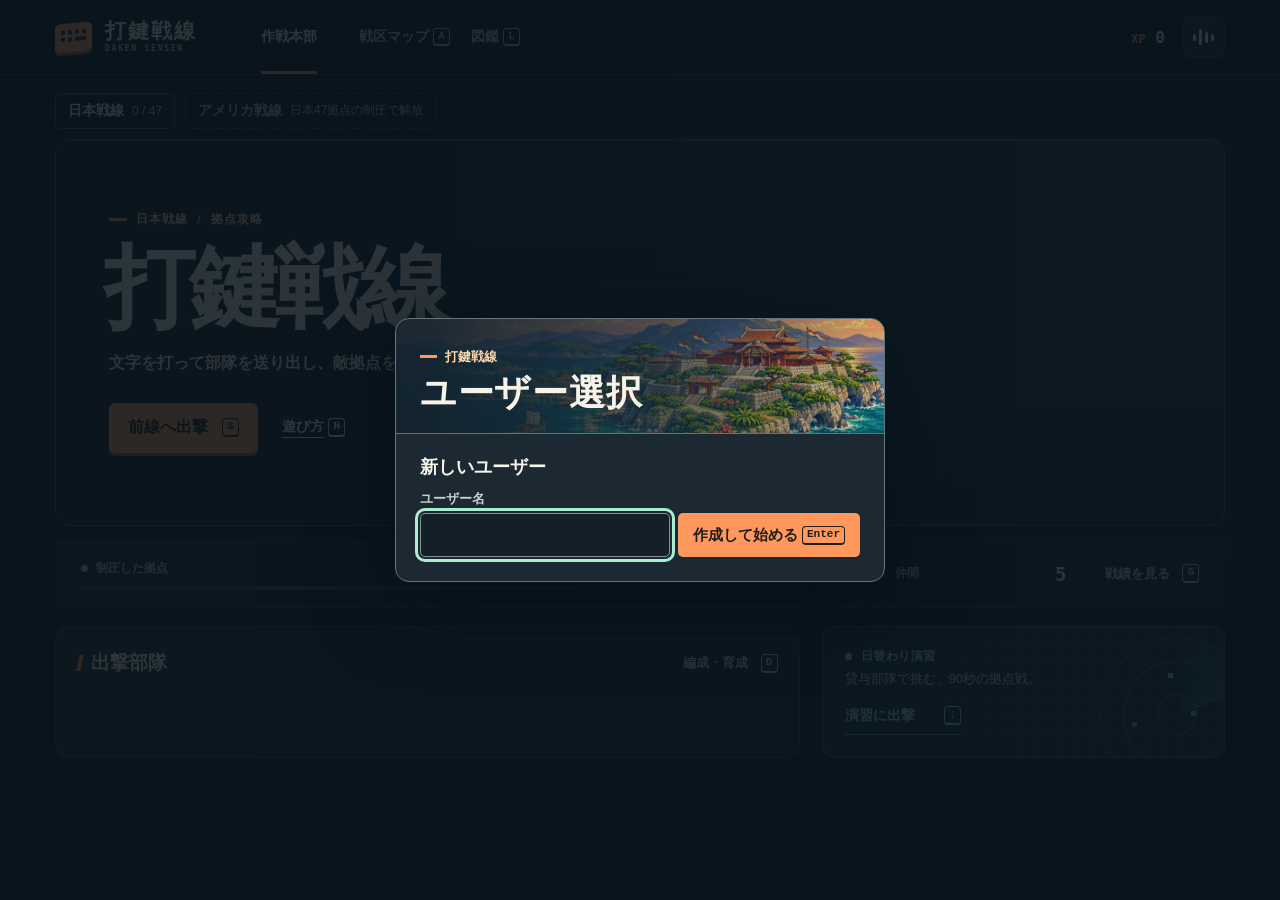
<file: index.html>
<!doctype html>
<html lang="ja">
<head>
  <meta charset="utf-8">
  <meta name="viewport" content="width=device-width,initial-scale=1,viewport-fit=cover">
  <meta name="theme-color" content="#141c24">
  <title>打鍵戦線｜作戦本部</title>
  <link rel="icon" href="data:,">
  <link rel="stylesheet" href="preview/command-shell.css?v=a44e2202">
  <link rel="stylesheet" href="preview/headquarters.css?v=b53cdffa">
  <link rel="stylesheet" href="preview/players.css">
  <link rel="stylesheet" href="preview/keyboard.css">
</head>
<body>
  <header class="mast"></header>
  <main class="shell" id="main">
    <nav class="fronts" aria-label="戦線マップ"></nav>
    <section class="hero" aria-labelledby="title">
      <img id="target-scenery" class="hero-image" width="1440" height="480" alt="" decoding="async" fetchpriority="high">
      <div class="hero-content">
        <p class="theatre"><span></span><b id="front-name">日本戦線</b> <i>/</i> 拠点攻略</p>
        <h1 id="title">打鍵戦線</h1>
        <p class="objective">文字を打って部隊を送り出し、敵拠点を制圧せよ。</p>
        <div class="hero-actions"><a class="launch" id="launch" aria-keyshortcuts="S" data-key-start href="preview/japan-stage-map.html">前線へ出撃 <span aria-hidden="true">→</span></a><button class="how" id="open-help" aria-keyshortcuts="H">遊び方</button></div>
      </div>
      <div class="target-tab"><span class="target-mark" aria-hidden="true"></span><div><small id="target-index"></small><strong id="target-place"></strong><span id="target-enemy-level"></span><span id="target-landmark"></span></div></div>
    </section>
    <section class="war-status" aria-label="戦線の記録">
      <div class="campaign-progress"><div><span class="status-light"></span><strong id="clear-label">制圧した拠点</strong><b id="clear-stat">0 <small>/ 47</small></b></div><progress id="clear-meter" max="47" value="0" aria-label="制圧した拠点数"></progress></div>
      <div class="war-stat"><span>獲得勲章</span><b id="medal-stat">0</b></div><div class="war-stat"><span>仲間</span><b id="unit-stat">5</b></div>
      <button class="text-button" id="open-records" aria-keyshortcuts="G">戦績を見る <span aria-hidden="true">↗</span></button>
    </section>
    <div class="operations">
      <section class="squad-pane" aria-labelledby="squad-title">
        <header class="panel-top"><h2 id="squad-title"><i class="section-mark" aria-hidden="true"></i>出撃部隊</h2><a class="text-button" id="team-link" aria-keyshortcuts="D" href="preview/formation-demo.html">編成・育成 <span aria-hidden="true">→</span></a></header>
        <ul class="squad" id="squad"></ul>
      </section>
      <section class="drill-pane" aria-labelledby="drill-title">
        <div class="radar" aria-hidden="true"><i></i><b></b></div>
        <div class="drill-info"><p class="drill-label"><span></span>日替わり演習 <time id="drill-date"></time></p><h2 id="drill-title"></h2><p id="drill-brief">貸与部隊で挑む、90秒の拠点戦。</p>
        <a id="drill-link" aria-keyshortcuts=";" class="drill-action" href="preview/battle-demo.html">演習に出撃 <span aria-hidden="true">→</span></a></div>
      </section>
    </div>
    <noscript>ゲームを遊ぶにはJavaScriptを有効にしてください。</noscript>
  </main>
  <script src="preview/campaign.js?v=0936d174"></script><script src="preview/orders.js"></script><script src="preview/command-data.js?v=dcd591ac"></script>
  <script src="preview/media/sfx/bank.js"></script><script src="preview/sound.js"></script>
  <script src="preview/command-shell.js?v=746c9211"></script>
  <template id="campaign-screen" data-players="home"><script src="preview/headquarters.js?v=c27904e1"></script></template>
  <script src="preview/keyboard.js"></script><script src="preview/players.js"></script>
</body>
</html>
</file>
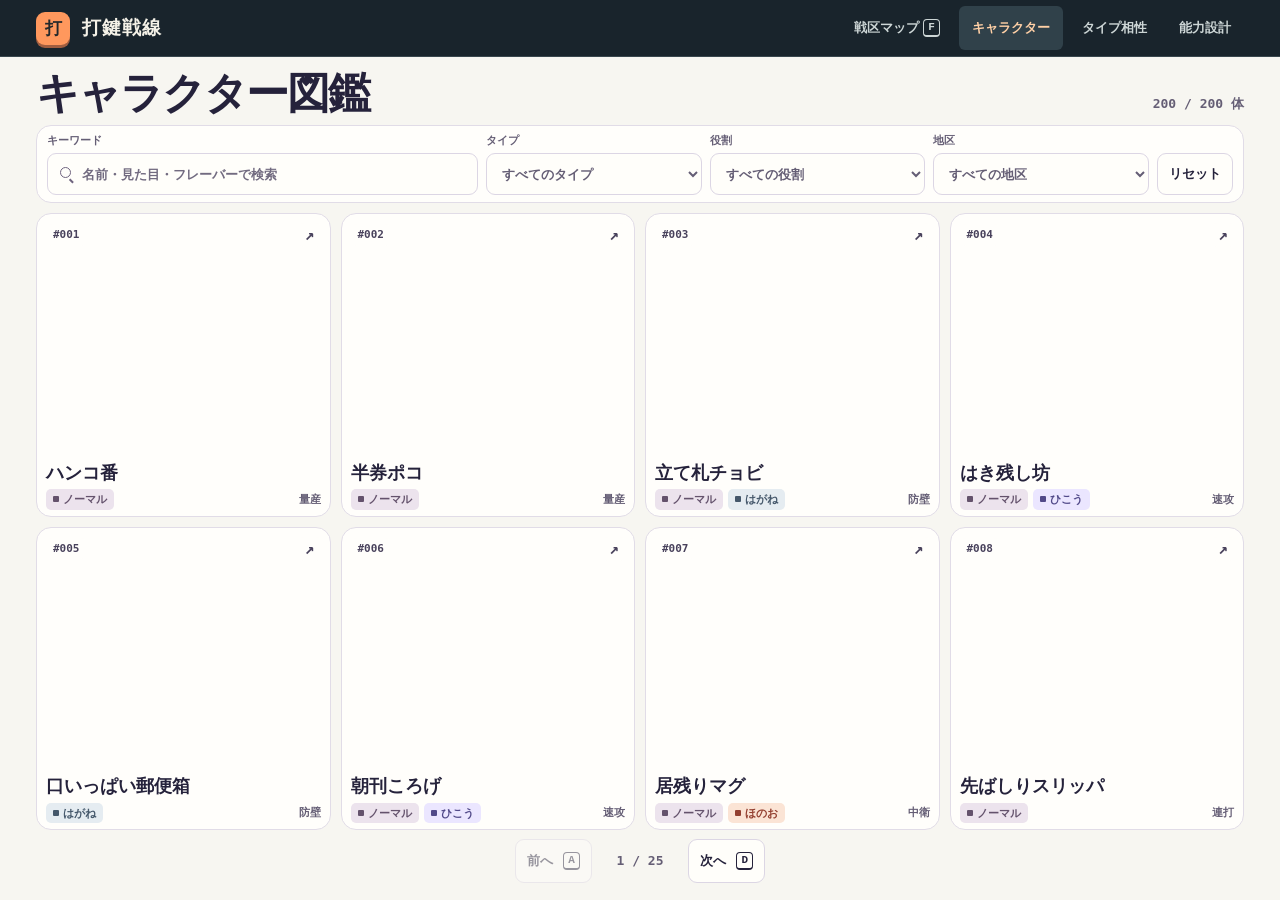
<file: preview/character-roster.html>
<!doctype html>
<html lang="ja">
<head>
<meta charset="utf-8">
<meta name="viewport" content="width=device-width, initial-scale=1, viewport-fit=cover">
<meta name="theme-color" content="#f7f6f1">
<title>キャラクター図鑑 | 打鍵戦線</title>
<link rel="stylesheet" href="play-layout.css">
<style>
  :root {
    color-scheme: light;
    --paper: #f7f6f1;
    --sheet: #fffefb;
    --ink: #25223b;
    --muted: #655e75;
    --rule: #e1dce7;
    --accent: #4a36ba;
    --accent-soft: #ece6ff;
    --mono: "Cascadia Mono", "Consolas", monospace;
    font-family: "BIZ UDPGothic", "Hiragino Kaku Gothic ProN", "Yu Gothic UI", "Meiryo", sans-serif;
    color: var(--ink);
    background: var(--paper);
  }
  * { box-sizing: border-box; }
  body { margin: 0; }
  body:has(.detail[open]) { overflow: hidden; }
  h1, h2, h3, p, figure { margin: 0; }
  button, input, select { font: inherit; color: inherit; }
  button, select { cursor: pointer; }
  a { color: var(--accent); text-underline-offset: .2em; }
  :focus-visible { outline: 3px solid var(--accent); outline-offset: 3px; }
  [hidden] { display: none !important; }
  canvas { display: block; image-rendering: pixelated; }
  .wrap { max-width: 1300px; padding-inline: 36px; margin-inline: auto; }
  .masthead { border-bottom: 1px solid var(--rule); background: var(--sheet); }
  .masthead .wrap { display: flex; align-items: center; justify-content: space-between; min-height: 69px; gap: 24px; }
  .brand { display: inline-flex; align-items: center; gap: 12px; color: var(--ink); text-decoration: none; white-space: nowrap; }
  .brand-key {
    display: grid; place-items: center; width: 34px; height: 33px; border-radius: 9px;
    background: var(--accent); color: #fff; box-shadow: 0 3px #2a2169; font-size: 17px; font-weight: 800;
  }
  .brand-name { font-size: 19px; font-weight: 800; letter-spacing: .06em; }
  .nav { display: flex; align-items: center; gap: 6px; }
  .nav a {
    padding: 9px 13px; border-radius: 9px; text-decoration: none; color: var(--muted);
    font-size: 13px; font-weight: 700; white-space: nowrap;
  }
  .nav a:hover { color: var(--accent); background: #f3effc; }
  .nav a[aria-current="page"] { color: var(--accent); background: var(--accent-soft); }
  main.wrap { padding-bottom: 17px; }
  .roster-head { display: flex; justify-content: space-between; align-items: baseline; gap: 8px; padding-block: 17px 11px; }
  .roster-head h1, .subhead h1 { font-size: clamp(25px, 3.5vw, 43px); letter-spacing: -.045em; line-height: 1.17; font-weight: 800; }
  .toolbox { padding: 13px; border: 1px solid var(--rule); border-radius: 15px; background: var(--sheet); }
  .filters { display: flex; flex-wrap: wrap; align-items: end; gap: 8px; }
  .filters label { flex: 1 1 102px; }
  .filters .searchbox { flex: 1.9 1 215px; }
  .filters label, .match-form label { display: grid; gap: 5px; font-size: 11px; font-weight: 700; color: var(--muted); }
  input[type="search"], select, .plain-button {
    min-width: 0; min-height: 42px; padding: 0 11px; border: 1px solid #dcd6e4;
    border-radius: 9px; background: #fffefa; font-size: 13px;
  }
  input[type="search"] { padding-left: 34px; width: 100%; }
  input::placeholder { color: #726b80; opacity: 1; }
  .searchbox { position: relative; }
  .searchbox::before {
    content: ""; display: block; position: absolute; left: 13px; bottom: 17px;
    width: 9px; height: 9px; border: 1.6px solid #6f647f; border-radius: 50%; pointer-events: none;
  }
  .searchbox::after {
    content: ""; position: absolute; left: 22px; bottom: 14px; width: 5px; height: 1.6px;
    transform: rotate(45deg); background: #6f647f; pointer-events: none;
  }
  .plain-button { display: inline-flex; align-items: center; justify-content: center; gap: 6px; font-weight: 700; }
  .plain-button:hover { color: var(--accent); border-color: #aa98db; background: #f6f1ff; }
  .plain-button:disabled { cursor: default; opacity: .45; }
  .count { color: var(--muted); font: 600 13px/1.6 var(--mono); }
  .cards { display: grid; grid-template-columns: repeat(4, minmax(0, 1fr)); gap: 10px; margin-top: 10px; }
  .pager { display: flex; gap: 9px; justify-content: center; align-items: center; padding-top: 9px; }
  .pager .plain-button { min-height: 44px; min-width: 62px; }
  .pager output { min-width: 6em; text-align: center; }
  .card {
    background: var(--sheet); border: 1px solid var(--rule); padding: 0; text-align: start;
    min-width: 0; overflow: hidden; border-radius: 15px;
    transition: border-color .16s, box-shadow .16s, transform .16s;
  }
  .card:hover { border-color: #ab9ad4; box-shadow: 0 7px 16px #3c286016; transform: translateY(-2px); }
  .tile, .turn-stage {
    position: relative; isolation: isolate; display: block;
    background: radial-gradient(circle, var(--dot, #b7a9cd) 1px, transparent 1.35px) 50% 50% / 14px 14px,
      var(--tile, #f0ebfc);
  }
  .tile { height: 154px; }
  .tile canvas { position: absolute; top: 10%; left: 14%; width: 72%; height: 84%; object-fit: contain; }
  .unit-no, .tile-open {
    position: absolute; z-index: 1; padding: 4px 6px; color: #49425c;
    background: #fffefbe8; border-radius: 5px;
  }
  .unit-no { top: 10px; left: 10px; font: 700 11px/1.25 var(--mono); }
  .tile-open { top: 9px; right: 9px; font: 700 16px/1 var(--mono); }
  .tile-open.owned, .tile-open.seen { font: 750 11px/1.25 sans-serif; }
  .tile-open.owned { background: #e0f1e8; color: #316150; }
  .tile-open.seen { background: #f8efdb; color: #6b502f; }
  .card:hover .tile-open { color: #fff; background: var(--accent); }
  .card-copy { display: grid; gap: 9px; padding: 12px 13px 13px; }
  .card-name { line-height: 1.25; font-size: clamp(14px, 1.4vw, 19px); font-weight: 800; overflow-wrap: anywhere; }
  .card-info { display: flex; align-items: center; gap: 5px; flex-wrap: wrap; }
  .type-badge {
    display: inline-flex; align-items: center; gap: 4px; width: fit-content; white-space: nowrap;
    padding: 3px 7px; font-size: 11px; line-height: 1.3; border-radius: 5px;
    color: var(--type-ink); background: var(--type-fill); font-weight: 700;
  }
  .type-badge::before { content: ""; width: 6px; height: 6px; flex: 0 0 6px; border-radius: 1px; background: var(--type-ink); }
  .role-chip { margin-left: auto; color: var(--muted); white-space: nowrap; font-size: 11px; font-weight: 700; }
  .empty {
    padding: 48px 18px; text-align: center; color: var(--muted); border: 1px dashed #c8bfd5;
    background: var(--sheet); border-radius: 14px;
  }
  .subhead { padding: 18px 0 12px; }
  .panel-switch { display: flex; flex-wrap: wrap; gap: 6px; margin-bottom: 11px; }
  .panel-switch button[aria-pressed="true"] { color: var(--accent); background: var(--accent-soft); border-color: #bfaeec; }
  .subhead p, .panel p { margin-top: 12px; color: var(--muted); line-height: 1.72; font-size: 14px; }
  .panel { border: 1px solid var(--rule); border-radius: 16px; background: var(--sheet); padding: 21px; margin-bottom: 18px; }
  .panel h2 { font-size: 20px; font-weight: 800; }
  .panel h3 { font-size: 16px; }
  .match-form { display: grid; grid-template-columns: 1fr 1fr 1fr minmax(94px, .55fr); align-items: end; gap: 13px; margin-top: 15px; }
  .match-result {
    align-self: stretch; display: grid; place-content: center; min-height: 62px; padding: 8px;
    border-radius: 10px; text-align: center; background: var(--accent-soft); color: #37268c;
  }
  .match-result strong { font: 700 22px/1.15 var(--mono); }
  .match-result span { font-size: 11px; margin-top: 3px; }
  .legend { display: flex; flex-wrap: wrap; gap: 7px; margin: 13px 0; }
  .legend span { border-radius: 5px; padding: 4px 7px; font-size: 12px; }
  .matrix-note { display: flex; flex-wrap: wrap; align-items: center; gap: 4px 14px; }
  .table-scroll { overflow: auto; border: 1px solid #e6e0ea; border-radius: 9px; }
  table { border-collapse: separate; border-spacing: 0; width: 100%; font-size: 12px; font-variant-numeric: tabular-nums; }
  th, td { padding: 8px 9px; text-align: start; border-bottom: 1px solid #eae5ee; }
  thead th { background: #f2eef8; }
  tbody tr:last-child > * { border-bottom: 0; }
  .matrix { min-width: 1050px; }
  .matrix th[scope="row"], .matrix thead th:first-child { position: sticky; left: 0; background: #f5f1fa; box-shadow: 1px 0 #d9d0e5; }
  .matrix th, .matrix td { text-align: center; padding: 6px 4px; }
  .matrix th:first-child { min-width: 96px; }
  .matrix td { border-left: 1px solid #eeeaf1; font: 600 11px/1.3 var(--mono); }
  .effective { color: #7b2b25; background: #fce4db; }
  .reduced { color: #1d497e; background: #e0edfb; }
  .immune { color: #512d79; background: #eae0f7; }
  .even { color: #665e74; background: #fbf9fd; }
  .research-table { min-width: 840px; }
  .research-table td { white-space: nowrap; }
  .findings { display: grid; grid-template-columns: repeat(3, 1fr); gap: 10px; margin-top: 14px; }
  .findings article { padding: 12px; background: #f7f3fe; border-radius: 9px; }
  .findings p { margin-top: 6px; font-size: 13px; }
  .role-table { min-width: 875px; }
  .role-table th, .role-table td { text-align: center; }
  .role-table th:first-child, .role-table td:last-child { text-align: start; }
  .role-table td:last-child { width: 29%; }
  .sources { display: flex; flex-wrap: wrap; gap: 6px 16px; list-style: none; padding: 0; margin: 10px 0 0; font-size: 13px; }
  .detail {
    width: min(880px, calc(100vw - 36px)); max-height: min(90svh, 850px);
    padding: 0; border: 1px solid #dcd3e8; border-radius: 20px; color: var(--ink); background: var(--sheet);
    overscroll-behavior: contain; box-shadow: 0 24px 70px #17102f41;
  }
  .detail::backdrop { background: #241a3b93; }
  .detail-header {
    position: sticky; top: 0; z-index: 2; display: flex; justify-content: space-between; align-items: center; gap: 12px;
    background: var(--sheet); padding: 13px 19px; border-bottom: 1px solid var(--rule);
  }
  .detail-header p { color: var(--muted); font-size: 12px; font-weight: 700; }
  .detail-nav { display: flex; align-items: center; gap: 5px; }
  .icon-button { min-width: 38px; min-height: 36px; padding: 0 7px; font-size: 16px; }
  .detail-content { display: grid; grid-template-columns: minmax(0, .96fr) minmax(0, 1fr); gap: 24px; padding: 20px; }
  .turn-stage { overflow: hidden; min-height: 300px; height: clamp(300px, 43vh, 411px); border-radius: 12px; touch-action: pan-y; cursor: grab; }
  .turn-stage:active { cursor: grabbing; }
  .turn-stage canvas { position: absolute; inset: 5% 7%; width: 86%; height: 90%; object-fit: contain; pointer-events: none; }
  .motions { display: grid; grid-template-columns: repeat(3, minmax(0, 1fr)); gap: 5px; margin-top: 9px; }
  .motions button { min-height: 36px; font-size: 12px; }
  .motions button[aria-pressed="true"] { border-color: #c3b1f1; color: var(--accent); background: var(--accent-soft); }
  .motion-spec { min-height: 1.4em; margin-top: 6px; color: var(--muted); font-size: 11px; line-height: 1.4; }
  .angle-row { display: grid; grid-template-columns: auto minmax(20px, 1fr) auto; align-items: center; gap: 9px; margin-top: 12px; }
  .angle-row label { font-size: 12px; font-weight: 700; }
  .angle-row input { accent-color: var(--accent); width: 100%; }
  .angle-row output { font: 700 13px/1 var(--mono); width: 42px; text-align: end; }
  .view-buttons { display: flex; flex-wrap: wrap; gap: 6px; margin-top: 9px; }
  .view-buttons .plain-button { min-height: 36px; font-size: 12px; }
  .copy .eyeline { display: flex; flex-wrap: wrap; gap: 5px; align-items: center; }
  .copy .role-chip { margin-left: 4px; }
  .copy h2 { margin: 10px 0 12px; font-size: clamp(25px, 3.1vw, 36px); line-height: 1.2; letter-spacing: -.04em; overflow-wrap: anywhere; }
  .description { color: #4e485e; font-size: 13px; line-height: 1.7; }
  .flavor {
    margin: 12px 0 16px; padding: 12px 13px; border-left: 3px solid #8f7bd8; border-radius: 0 8px 8px 0;
    background: #f6f0fe; color: #44376a; font-size: 14px; line-height: 1.72;
  }
  .copy h3 { font-size: 14px; }
  .role-summary { margin: 5px 0 10px; color: var(--muted); font-size: 12px; line-height: 1.55; }
  .meters { display: grid; gap: 4px; margin: 0; }
  .meters div { display: grid; grid-template-columns: 83px minmax(0, 1fr); align-items: center; gap: 8px; }
  .meters dt { font-size: 11px; font-weight: 700; }
  .meters dd { margin: 0; font: 700 12px/1.25 var(--mono); }
  .meter-value { display: grid; grid-template-columns: minmax(0, 1fr) 20px; align-items: center; gap: 8px; }
  .meter { display: block; height: 7px; border-radius: 2px; background: #eee8f6; }
  .meter i { display: block; height: 100%; border-radius: inherit; background: #6950c9; }
  .defense { margin-top: 16px; color: var(--muted); font-size: 12px; }
  .defense summary { cursor: pointer; color: var(--ink); font-weight: 700; }
  .defense dl { display: grid; gap: 5px; margin: 8px 0 0; }
  .defense dl > div { display: grid; grid-template-columns: 43px 1fr; align-items: baseline; gap: 5px; }
  .defense dt { font: 700 11px/1.4 var(--mono); }
  .defense dd { margin: 0; line-height: 1.6; }
  @media (min-width: 900px) and (min-height: 550px) and (orientation: landscape) {
    .masthead .wrap { min-height: 56px; }
    #roster { display: grid; grid-template-rows: auto auto minmax(0, 1fr) auto; height: 100%; }
    .roster-head { padding-block: 11px 7px; }
    .toolbox { padding: 7px 10px; }
    .cards { min-height: 0; grid-template-rows: repeat(2, minmax(0, 1fr)); }
    .card { display: grid; grid-template-rows: minmax(0, 1fr) auto; }
    .tile { min-height: 0; height: auto; }
    .card-copy { gap: 5px; padding: 6px 9px; }
    .subhead { padding-block: 7px; }
    .subhead h1 { font-size: 28px; }
    .subhead p { display: none; }
    .panel p { margin-top: 5px; }
    .panel-switch { margin-bottom: 7px; }
    .panel { margin-bottom: 0; padding: 12px; }
    .table-scroll { overflow: visible; }
    .matrix, .research-table, .role-table { min-width: 0; }
    .matrix th, .matrix td { padding: 2px 1px; font-size: 10px; line-height: 1.15; }
    .matrix th:first-child { min-width: 58px; }
    .matrix th[scope="row"], .matrix thead th:first-child { position: static; }
    .matrix-note :is(p, .legend), #match-matrix-panel .source-link { margin-block: 4px; font-size: 12px; }
    .matrix-note .legend span { padding-block: 2px; }
    .research-table td { white-space: normal; }
    .research-table :is(th, td), .role-table :is(th, td) { padding: 4px; font-size: 11px; }
    .detail { width: min(950px, calc(100vw - 34px)); max-height: calc(100dvh - 28px); }
    .detail-header { position: static; padding: 7px 16px; }
    .detail-content { gap: 16px; padding: 12px 16px 15px; }
    .turn-stage { min-height: 166px; height: clamp(180px, 41dvh, 380px); touch-action: none; }
    .motions button, .view-buttons .plain-button, .icon-button { min-width: 44px; min-height: 44px; }
    .copy h2 { margin-block: 7px; }
    .flavor { margin-block: 9px; padding: 8px 10px; }
    .copy:has(.defense[open]) :is(.meters, .role-summary, h3) { display: none; }
  }
  @media (max-width: 990px) {
    .wrap { padding-inline: 24px; }
    .cards { grid-template-columns: repeat(3, minmax(0, 1fr)); }
  }
  @media (max-width: 730px) {
    .wrap { padding-inline: 17px; }
    .masthead .wrap { gap: 9px; flex-wrap: wrap; padding-block: 11px 9px; }
    .brand { gap: 9px; }
    .brand-key { width: 29px; height: 28px; font-size: 15px; }
    .brand-name { font-size: 16px; }
    .nav { gap: 1px; }
    .nav a { padding: 7px 8px; font-size: 11px; }
    .tile { height: 131px; }
    .match-form { grid-template-columns: repeat(2, minmax(0, 1fr)); }
    .findings { grid-template-columns: 1fr; }
    .detail-content { grid-template-columns: 1fr; gap: 18px; padding: 14px; }
    .detail { width: calc(100vw - 20px); max-height: 94svh; }
    .detail-header { padding: 9px 13px; }
    .turn-stage { min-height: 213px; height: min(35vh, 275px); }
    .panel { padding: 15px; }
  }
  @media (max-width: 530px) {
    .cards { grid-template-columns: repeat(2, minmax(0, 1fr)); gap: 9px; }
    .card-copy { padding: 9px 9px 10px; gap: 6px; }
    .role-chip { margin-left: 0; }
    .tile { height: 118px; }
    .tile-open, .unit-no { top: 6px; }
    .tile-open { right: 6px; }
    .unit-no { left: 6px; }
  }
  @media (prefers-reduced-motion: reduce) {
    *, *::before, *::after { transition: none !important; }
  }
</style>
<link rel="stylesheet" href="players.css">
<link rel="stylesheet" href="keyboard.css">
</head>
<body class="play-page">
<header class="masthead">
  <div class="wrap">
    <a class="brand" data-command-home href="../index.html" aria-label="打鍵戦線 作戦本部"><span class="brand-key" aria-hidden="true">打</span><span class="brand-name">打鍵戦線</span></a>
    <nav class="nav" aria-label="図鑑のメニュー">
      <a id="roster-map" aria-keyshortcuts="F" data-key-back href="japan-stage-map.html">戦区マップ</a>
      <a href="#roster" aria-current="page">キャラクター</a>
      <a href="#matchups">タイプ相性</a>
      <a href="#design">能力設計</a>
    </nav>
  </div>
</header>
<main class="wrap landscape-main">
  <section id="roster" class="page" aria-labelledby="roster-title">
    <header class="roster-head"><h1 id="roster-title">キャラクター図鑑</h1><p class="count" id="result-count" aria-live="polite"></p></header>
    <form class="filters toolbox" id="filters">
      <label class="searchbox">キーワード <input type="search" id="search" placeholder="名前・見た目・フレーバーで検索" autocomplete="off"></label>
      <label>タイプ <select id="type-filter"><option value="">すべてのタイプ</option></select></label>
      <label>役割 <select id="role-filter"><option value="">すべての役割</option></select></label>
      <label>地区 <select id="district-filter"><option value="">すべての地区</option></select></label>
      <label id="collection-filter-label" hidden>登録状況 <select id="collection-filter"><option value="">すべて</option><option value="owned">手持ち</option><option value="seen">対戦済み</option></select></label>
      <button type="reset" class="plain-button">リセット</button>
    </form>
    <div class="cards" id="cards" data-key-start></div>
    <p class="empty" id="empty" hidden>条件に合うキャラクターがいません。</p>
    <div class="pager" aria-label="図鑑のページ切り替え">
      <button class="plain-button" id="roster-prev" aria-keyshortcuts="A" type="button" aria-controls="cards">前へ</button>
      <output class="count" id="roster-page" aria-label="ページ番号"></output>
      <button class="plain-button" id="roster-next" aria-keyshortcuts="D" type="button" aria-controls="cards">次へ</button>
    </div>
    <noscript><p class="empty">キャラクターの表示にはJavaScriptが必要です。</p></noscript>
  </section>
  <section id="matchups" class="page" aria-labelledby="matchups-title" hidden>
    <header class="subhead">
      <h1 id="matchups-title">タイプ相性</h1>
    </header>
    <div class="panel-switch" role="group" aria-label="相性の調べ方">
      <button class="play-button" type="button" aria-pressed="true" aria-controls="match-calc-panel">倍率を調べる</button>
      <button class="play-button" type="button" aria-pressed="false" aria-controls="match-matrix-panel">相性表を見る</button>
    </div>
    <section class="panel" id="match-calc-panel" aria-labelledby="match-calc-title">
      <h2 id="match-calc-title">ダメージ倍率を調べる</h2>
      <p>1回の攻撃に使うタイプは1つ。防御側が複合タイプの場合は、各タイプへの倍率を掛け合わせます。</p>
      <form id="match-form" class="match-form">
        <label>攻撃タイプ <select id="attack-type"></select></label>
        <label>防御タイプ1 <select id="defense-type"></select></label>
        <label>防御タイプ2 <select id="defense-second"><option value="">なし</option></select></label>
        <output id="match-result" class="match-result" aria-live="polite"></output>
      </form>
    </section>
    <section class="panel" id="match-matrix-panel" aria-labelledby="matrix-title" hidden>
      <h2 id="matrix-title">18タイプの相性表</h2>
      <div class="matrix-note">
        <p>縦が攻撃タイプ、横が防御タイプです。</p>
        <div class="legend" aria-label="凡例">
          <span class="effective">×2 ばつぐん</span><span class="even">×1 通常</span><span class="reduced">×0.5 いまひとつ</span><span class="immune">×0 無効</span>
        </div>
      </div>
      <div id="matrix" class="table-scroll" tabindex="0" role="region" aria-label="18タイプの相性表"></div>
      <p class="source-link"><a href="https://zukan.pokemon.co.jp/typeaisyouhyou/">参照　ポケモンずかん公式タイプ相性表</a></p>
    </section>
  </section>
  <section id="design" class="page" aria-labelledby="design-title" hidden>
    <header class="subhead">
      <h1 id="design-title">能力設計</h1>
      <p>耐久、攻撃、移動、出撃の間隔に差をつけて、前線での使い方を変えます。</p>
    </header>
    <div class="panel-switch" role="group" aria-label="能力設計の項目">
      <button class="play-button" type="button" aria-pressed="true" aria-controls="roles-panel">10役割</button>
      <button class="play-button" type="button" aria-pressed="false" aria-controls="research-panel">基本キャラ比較</button>
      <button class="play-button" type="button" aria-pressed="false" aria-controls="findings-panel">比較の要点</button>
      <button class="play-button" type="button" aria-pressed="false" aria-controls="sprite-panel">回転スプライト</button>
    </div>
    <section class="panel" id="research-panel" aria-labelledby="research-title" hidden>
      <h2 id="research-title">にゃんこ大戦争の基本キャラ比較</h2>
      <p>基本キャラ10体の第1形態。同じLv50相当・お宝コンプで比較し、出撃費は参照先の表示値を使っています。</p>
      <div class="table-scroll" id="research-grid" tabindex="0" role="region" aria-label="基本キャラ10体の比較"></div>
      <ul class="sources">
        <li><a href="https://nyanko-db.aoicream.com/units">数値の参照　アオイのにゃんこDB</a></li>
        <li><a href="https://ponosgames.com/information/appli/battlecats/gacha/normal/N064.html">基本キャラの範囲　PONOS公式</a></li>
      </ul>
    </section>
    <section class="panel" id="findings-panel" aria-labelledby="findings-title" hidden>
      <h2 id="findings-title">基本キャラ比較の要点</h2>
      <div class="findings">
        <article><h3>壁役は出し直しやすい</h3><p>タンクネコはネコの4倍の体力。攻撃力は4分の1ですが、2秒で再出撃でき、前線を支えます。</p></article>
        <article><h3>足の速さと届く距離</h3><p>ウシネコはネコの3倍の速度で接敵。ネコトカゲは射程400から攻撃でき、壁役の後ろに並べやすくなります。</p></article>
        <article><h3>範囲攻撃にも得意な距離がある</h3><p>ネコノトリは短めの射程で繰り返し攻撃。巨神ネコは高耐久で近づけますが、再出撃まで18.2秒かかります。</p></article>
      </div>
    </section>
    <section class="panel" id="roles-panel" aria-labelledby="roles-title">
      <h2 id="roles-title">打鍵戦線の10役割</h2>
      <p>各能力は役割ごとの設計値です。1が低く5が高いことを示し、出撃費の5は高額、再出撃の5は短い待ち時間を表します。</p>
      <div class="table-scroll" id="role-grid" tabindex="0" role="region" aria-label="10役割の能力差"></div>
    </section>
    <section class="panel" id="sprite-panel" aria-labelledby="sprite-title" hidden>
      <h2 id="sprite-title">回転スプライトの仕様</h2>
      <p>キャラクターを水平なピクセルの層に分け、各層を同じ角度で回転させて足元から積み上げます。歩行と攻撃は6fpsで、回転と同時に再生できます。</p>
      <p>「断面PNG」は選択中のモーションを保存します。各行は左から足元、頭の順に並ぶ断面で、上から順にアニメーションのコマです。ファイル名に断面の幅×奥行き×層数、コマ数とfpsが入ります。</p>
      <ul class="sources"><li><a href="https://github.com/danielwh2/sprite-stacking">技法の参照　Sprite Stacking</a></li></ul>
    </section>
  </section>
</main>
<dialog class="detail" id="detail" aria-labelledby="detail-title">
  <header class="detail-header">
    <p id="detail-id"></p>
    <div class="detail-nav">
      <button class="plain-button icon-button" id="prev-unit" aria-keyshortcuts="A" type="button" aria-label="前のキャラクター">←</button>
      <button class="plain-button icon-button" id="next-unit" aria-keyshortcuts="D" type="button" aria-label="次のキャラクター">→</button>
      <form method="dialog"><button class="plain-button icon-button" type="submit" aria-label="詳細を閉じる" autofocus>×</button></form>
    </div>
  </header>
  <div class="detail-content">
    <div>
      <figure class="turn-stage" id="turn-stage" data-key-arrows aria-label="回転プレビュー。A・Dまたは左右の矢印キーで回転" title="ドラッグで回転" tabindex="0">
        <canvas id="turn-canvas" aria-hidden="true"></canvas>
      </figure>
      <div class="motions" id="motions" role="group" aria-label="モーション">
        <button type="button" class="plain-button" data-motion="idle" aria-pressed="true">静止</button>
        <button type="button" class="plain-button" data-motion="walk" aria-pressed="false">歩行</button>
        <button type="button" class="plain-button" data-motion="attack" aria-pressed="false">攻撃</button>
      </div>
      <p id="motion-spec" class="motion-spec"></p>
      <div class="angle-row">
        <label for="angle">回転角</label><input id="angle" type="range" min="0" max="359" step="1" value="0"><output id="degrees" for="angle">0°</output>
      </div>
      <div class="view-buttons">
        <button type="button" class="plain-button" id="spin" aria-keyshortcuts="S" aria-pressed="false">自動回転</button>
        <button type="button" class="plain-button" id="face-front">正面</button>
        <button type="button" class="plain-button" id="download-strip">断面PNG</button>
      </div>
    </div>
    <article class="copy">
      <div id="unit-types" class="eyeline"></div>
      <h2 id="detail-title"></h2>
      <p id="unit-look" class="description"></p>
      <blockquote class="flavor" id="unit-flavor"></blockquote>
      <h3>能力の目安</h3>
      <p class="role-summary" id="role-summary"></p>
      <dl class="meters" id="unit-meters"></dl>
      <details class="defense"><summary>防御側のタイプ相性</summary><dl id="unit-defense"></dl></details>
    </article>
  </div>
</dialog>
<script src="campaign.js"></script>
<script>
"use strict";

// タイプは表示順に並べ、攻撃側から見た ×2、×0.5、×0 の相手を指定する。
const types = {
  N: ["ノーマル", "#64526c", "#ece3ed", "", "RM", "H"],
  G: ["くさ", "#3d6240", "#e3eed8", "WRD", "GFBVPLM", ""],
  F: ["ほのお", "#933f30", "#fbe4d5", "GBIM", "WRFL", ""],
  W: ["みず", "#245b80", "#deeff8", "FDR", "GWL", ""],
  E: ["でんき", "#745419", "#f9edc9", "WV", "GEL", "D"],
  B: ["むし", "#566619", "#ebefcf", "GSA", "FVPKHMY", ""],
  V: ["ひこう", "#514989", "#ebe6ff", "GBK", "ERM", ""],
  R: ["いわ", "#6d5039", "#ede6d5", "FVBI", "DKM", ""],
  P: ["どく", "#783a79", "#f3e0f3", "GY", "PRDH", "M"],
  D: ["じめん", "#754920", "#f4e7d1", "FEMPR", "GB", "V"],
  I: ["こおり", "#2b6172", "#e0f5f5", "GVDL", "FWIM", ""],
  K: ["かくとう", "#8b3e33", "#f7e1dc", "NIRAM", "VBPSY", "H"],
  S: ["エスパー", "#8a3d61", "#f9e1ed", "PK", "SM", "A"],
  H: ["ゴースト", "#624082", "#ebe0f6", "SH", "A", "N"],
  L: ["ドラゴン", "#4b3a92", "#e6e1f9", "L", "M", "Y"],
  A: ["あく", "#574454", "#ebe3e8", "SH", "KAY", ""],
  M: ["はがね", "#44576a", "#e5ecf1", "RIY", "FWEM", ""],
  Y: ["フェアリー", "#87466b", "#f7e3ef", "KLA", "FPM", ""],
};

const metrics = ["体力", "基礎威力", "射程", "移動速度", "攻撃頻度", "出撃費", "再出撃"];
const roles = {
  m: ["量産", [2, 1, 1, 3, 3, 1, 5], "単体", "手早く出して、部隊が前進する時間を稼ぐ。"],
  w: ["防壁", [5, 1, 1, 1, 2, 2, 4], "単体", "短い射程で前に立ち、後ろの仲間を守る。"],
  r: ["速攻", [2, 3, 1, 5, 3, 2, 3], "単体", "先に接敵し、空いた前線を素早く押し上げる。"],
  s: ["連打", [2, 2, 2, 4, 5, 3, 3], "単体", "基礎威力を2打に分け、短い間隔で近くの相手を押す。"],
  l: ["狙撃", [2, 4, 5, 2, 2, 4, 2], "単体", "壁役の後ろから、遠くの一体を狙う。"],
  a: ["範囲", [2, 3, 3, 2, 4, 3, 3], "範囲", "主標的の周囲にいる最大3体を90%の威力で巻き込む。"],
  b: ["重前衛", [5, 4, 1, 2, 2, 4, 1], "範囲", "前線に踏みとどまり、近距離で重い攻撃を返す。"],
  h: ["大技", [3, 5, 4, 1, 1, 5, 1], "範囲", "長い間隔で遠くまで届く大きな一撃を放つ。"],
  c: ["妨害", [2, 1, 3, 3, 3, 3, 3], "範囲", "左右2レーンを巻き込み、主標的の移動と復帰を2.8秒遅らせる。"],
  u: ["中衛", [3, 3, 3, 3, 3, 3, 3], "単体", "前衛に続いて進み、中距離を安定してカバーする。"],
};

// 名前、タイプ、役割、外見、フレーバー、断面モデル、移動の形（省略時は足踏み）。
const districts = [
  ["まちの朝番", [
    ["ハンコ番","N","m","朱色の縁がついたクリーム色の角胴。金色の取っ手をかぶり、紺の短靴を履く。","どの申請にもとりあえず丸を押す。忙しい日は自分の額で間に合わせる。","k 6 1 3 4 5 3 deep;b 0 0 14 12 9 10 4 iv;b 0 0 22 12 9 3 2 red;t 0 0 24 7 4 6 .95 sun;e 0 0 33 8 6 4 gold;k 13 2 13 3 3 4 apr;f 0 14 4 grin"],
    ["半券ポコ","N","m","端が桃色の切り取り線になった、薄い入場券。小さな足で立ち、片目をつむる。","切り離されたほうの半券。かつての相方がまだ財布にいると信じている。","k 5 0 2 4 4 2 deep;b 0 0 16 12 4 13 2 iv;b 0 0 25 11 4 4 1 pink;e -11 4 17 2 2 2 void;e 11 4 17 2 2 2 void;l -7 4 9 7 4 9 1.1 gum;f 0 17 4 wink"],
    ["立て札チョビ","NM","w","オレンジの台座にのった白い立て札。横から見ると斜めの支え棒が二本ある。","通行止めを守る係。自分が休憩に行くので、いちばん最初に抜け道を覚えた。","b 0 0 3 16 10 3 2 sun;a 8 -6 5 8 0 26 2 steel;b 0 3 21 14 4 16 3 iv;b 0 3 32 13 4 4 1 red;l -9 7 12 9 7 12 1.3 slate;f 0 22 5 stern","slide"],
    ["はき残し坊","NV","r","細長いほうきの柄を背負う、藁色の小坊主。束ねた穂先が右に突き出る。","道の落ち葉を全部集めて、最初に掃いた場所に戻す。本人いわく落ち葉の帰宅。","k 5 2 3 4 4 3 tea;e 0 1 12 10 8 10 iv;f 0 13 4 grin;l -10 -5 6 13 -4 37 2 wood;l 9 -4 30 18 -4 43 4 sun;l 11 -7 32 19 -7 42 2 tan;l 7 -4 29 13 -4 35 2.5 red"],
    ["口いっぱい郵便箱","M","w","赤い郵便箱に太い金属脚。前面の広い投函口から白い封筒が飛び出している。","速達を大事にしすぎて一晩抱いて寝る。その日の集荷には間に合ったことがない。","k 8 0 3 6 6 3 steel;b 0 0 17 15 10 12 4 red;b 0 8 20 12 3 3 1 ink;f 0 13 6 low;b 5 12 22 6 4 1.5 .7 iv;b 9 0 31 3 3 3 1 sun;b 0 -10 13 7 2 4 1 clay"],
    ["朝刊ころげ","NV","r","大きな朝刊ロールを斜めに抱える白い早足。巻き口は濃い色だ。","配り切るまで朝刊を読まない。もう誰もいない道で、毎朝ニュースに驚いている。","k 5 2 3 3 5 3 deep;e 0 0 12 9 7 10 iv;f 0 14 4 wow;l -19 -3 16 18 -2 27 4.5 ash;l -19 -3 16 17 -2 27 3.5 iv;e 21 -2 28 2.6 3 3 lil"],
    ["居残りマグ","NF","u","ベージュのマグに渦巻く泡と片側の取っ手。底から黒っぽい短い足がのぞく。","自分が空になると閉店らしい。底に一口だけ残す仕事を十年続けている。","k 6 1 2 4 4 2 deep;t 0 0 4 20 10 13 .84 iv;r 13 -1 15 6 2.4 y tan;t 0 0 24 2 13 13 .85 tea;e -3 1 26 6 5 2 foam;e 2 -2 27 4 4 2 iv;f 0 16 4 doze"],
    ["先ばしりスリッパ","N","s","空色のスリッパを二足つないだ横長の体。上の白いバンドから眠そうな顔が出る。","来客があると先に玄関を飛び出す。四軒先の家まで履きに来てもらう。","k 8 0 4 8 12 4 sky;k 8 4 8 7 6 5 iv;b 0 -3 6 8 4 3 2 ash;b 0 5 11 5 5 4 3 foam;f 0 12 3 doze"],
    ["ゼブラ巡回","ND","u","低い角胴に白黒の帯を三本のせる。黄色い耳と、前へ伸びた短い鼻が目印。","横断歩道を渡るたびに自分の縞を数える。計算が合うまで道路に残る。","k 9 5 3 3 4 3 deep;k 9 -6 3 3 4 3 deep;b 0 0 10 14 9 7 4 iv;b -8 0 12 2 9 7 1 deep;b 0 -1 12 2 9 7 1 deep;b 8 0 12 2 9 7 1 deep;e 0 8 17 8 7 7 iv;k 5 6 22 2 2 5 gold;f 0 18 3 calm"],
    ["待合カバン長","M","b","留め金で口を閉じた角いトランク。太い足と、頭頂にコの字形の金色の取っ手を持つ。","待合室の椅子をすべて占領中。詰めたものは替えの待合室だと言い張る。","k 9 1 4 6 6 4 deep;b 0 0 20 18 10 14 4 tan;b -12 0 21 2 10 13 1 wood;b 12 0 21 2 10 13 1 wood;r 0 0 34 7 2 y gold;b 0 10 15 5 2 3 1 gold;f 0 24 4 stern"],
    ["三輪タクポン","ME","s","三つの濃紺タイヤで走る黄色い車体。丸い水色の窓の上に短い行灯がある。","急ぎの客ほど遠回りをサービスする。メーターは自分のおなかで進む。","k 12 5 5 3 5 5 deep;e 0 -8 5 5 4 5 deep;b 0 0 13 14 13 7 4 sun;b 0 -2 20 10 8 6 3 iv;b 0 5 20 9 3 4 2 sky;b 0 -3 27 5 3 2 1 red;k 8 12 12 2 2 2 gold;f 0 15 4 grin","roll"],
    ["輪ゴムうず","N","c","ラベンダーの太い輪に目がつく。床に接する部分を二つの朱色のつま先が支える。","一本で留まるはずの袋に七周する慎重派。外すとついでに輪唱が始まる。","r 0 0 15 12 3.5 y lil;k 7 2 2 4 4 2 red;b 0 2 24 8 3 3 1 gum;f 0 24 3 calm;l -11 -2 8 -15 -2 14 2 plum","hop"],
    ["くつひも号","NY","l","紫の紐を巻いた糸巻きの体。先端に白い留め具をつけ、片方だけ長く伸ばす。","結び方を披露するたび自分が蝶結びになる。ほどき方だけは練習していない。","t 0 0 0 4 13 13 .8 wood;t 0 0 4 19 9 9 .92 lil;r 0 0 8 8.8 1.6 z plum;r 0 0 18 8.8 1.7 z gum;t 0 0 22 4 13 13 .8 wood;f 0 17 4 wink;l 7 -3 15 23 0 20 2.3 lil;l 22 0 20 26 1 23 2 iv"],
    ["台所どら丸","M","a","銅色の大きな円盤を抱えた白い丸胴。右脇に持つ小さな木槌が後ろからも見える。","食事ができると鳴るはずが、味見のたびに一回鳴る。近所では夕方から数えない。","k 8 1 3 5 5 3 deep;e 0 -3 17 11 8 15 iv;r 0 5 16 12 3 y tea;e 0 5 17 12 5 13 gold;e 0 9 17 4 2.3 4 sun;l 13 0 8 23 5 24 2 wood;e 24 5 26 4 4 4 red;f 0 18 4 wow"],
    ["口笛すずまる","V","a","丸い白い鳥。口の前に黄色い笛を突き出し、胴には短い水色の羽がある。","音程は一つも合わない。夕方の合図だけは、町じゅうの鳥が一斉に返事する。","k 4 1 2 3 4 2 sun;e 0 -1 15 11 11 12 iv;k 9 -1 13 5 8 6 sky;f 0 21 4 calm;b 0 11 15 4 6 2 1 gold;l 0 -8 14 0 -15 20 3 lil"],
    ["すみっこ塩袋","R","c","紙袋の形をした白い体。口は赤いひもで絞られ、底が少しだけ四角い。","清められそうになると物陰へ走る。自称、料理にしか効かない塩。","b 0 0 9 12 8 8 4 iv;e 0 0 17 11 8 10 iv;t 0 0 22 8 5 8 .55 iv;r 0 0 22 5 1.7 z red;l 5 0 23 10 4 18 1.7 red;f 0 14 4 low"],
    ["改札かじり","MK","l","群青の改札ばさみに白い大きな顎。背に丸い蝶番があり、足は細い。","切符の切り口に毎日新しい模様を試す。今日はうっかり終点の形にした。","k 7 0 3 4 4 3 slate;b 0 -4 13 13 9 10 4 sky;b 0 4 22 12 14 3 1 iv;b 0 7 10 11 13 2 1 steel;r 0 -7 24 5 2 y gold;f 0 16 4 stern"],
    ["水たまり看守","WD","b","紺の長靴を二つ並べた足で、水色の胴と緑の広いつばを支える。","水たまりの深さを毎日測る。昨日より浅いと、こっそり水を足しておく。","k 8 3 6 7 9 6 deep;e 0 0 18 13 10 12 sky;t 0 0 28 3 17 17 .8 moss;t 0 0 31 6 11 9 .82 lime;f 0 21 5 low;b 0 -9 15 7 5 7 3 steel"],
    ["ごみ箱トーチカ","MA","h","灰色のごみ箱に丸蓋と持ち手。正面の広い口と背面の朱色の留め金が目立つ。","中身からいちばん大きな音を見つけて発射する。今日は空き缶の大合唱。","t 0 0 0 29 12 16 .8 steel;t 0 0 28 4 18 16 .84 slate;r 0 0 34 5 2 y gold;b 0 12 17 9 3 4 2 ink;k 13 1 20 4 3 3 iv;b 0 -12 17 4 2 7 1 red;f 0 24 5 stern"],
    ["まちどけい大将","MS","h","鉄青の据え時計が太い台座で直立。丸い文字盤には太い二本の針が重なる。","毎日一分だけ早く鳴る。その一分を町のみんなから預かっているらしい。","b 0 0 3 16 11 3 2 deep;b 0 0 20 13 8 15 4 slate;e 0 7 25 11 4 11 iv;l 0 11 25 0 11 32 1.3 ink;l 0 11 25 6 11 22 1.35 red;b 0 8 9 5 2 3 1 gold;r 0 -2 36 5 2 y gold"],
  ]],
  ["火口横丁", [
    ["窯もり","FR","b","茶色い焼き窯の胴に、黒いアーチ口。中に橙色の熾火がのぞき、背から煙突が伸びる。","パンを見守ること六十年。焦がした耳だけで作る積み木が、もう物置を埋めた。","k 9 2 3 5 5 3 deep;b 0 0 13 15 11 11 5 clay;e 0 0 21 15 11 12 tea;b 0 9 15 9 4 7 4 ink;e 0 12 11 7 3 3 red;k 6 12 12 2.5 2.5 2.5 sun;t 6 -4 27 13 4 5 .93 wood;t 6 -4 39 3 6 6 1 clay;f 0 26 5 stern"],
    ["みみ焦げパン","FN","m","耳が濃い茶色の四角いトースト。桃色の頬と短い足を持つ。","焦げた角から名乗る流儀。呼ばれた名前は日によって右耳だったり左耳だったりする。","k 5 2 2 3 4 2 tea;b 0 0 15 11 5 13 4 wood;b 0 4 15 8 2 10 3 tan;k 6 0 25 5 5 4 wood;f 0 17 4 grin"],
    ["炭羽がらす","FV","r","黒い炭の羽と橙色のくちばしを持つ丸い鳥。尻に二本の炭棒を立てる。","羽ばたくたびに少し煤が落ちる。電線に並ぶ仲間が全員まっ黒なのはそのため。","k 4 2 2 3 3 2 tea;e 0 0 13 10 9 11 deep;k 9 -1 13 5 8 4 slate;f 0 17 4 stern;e 0 11 13 4 5 3 sun;a 3 -6 14 5 -15 19 2 ink"],
    ["しわ伸ばしアイロ","FE","s","三角の赤い底をもつ白いアイロン。上の太い取っ手が背中まで渡る。","紙ナプキンをぴんと伸ばしすぎ、風を受けて飛んでいった。いま探している。","v 0 0 5 13 21 6 red;e 0 -1 11 11 13 9 iv;r 0 -1 18 7 2.7 x deep;b 0 -8 10 7 6 4 2 steel;f 0 10 3 stern;l 3 -11 14 11 -18 12 1.8 ink","slide"],
    ["一味ばさみ","FP","s","赤いつやの大きな実が、手前に開いた白い二枚ばさみを持つ。葉のへたが傾いている。","調味料の棚から五回追い出された。自分を甘口だと書き直す予定らしい。","k 5 0 2 4 4 2 wood;e 0 0 15 10 9 14 red;l -3 0 27 -8 -3 33 2 moss;a 6 5 12 13 12 16 2.4 iv;a 7 4 10 13 12 7 2.2 ash;f 0 20 4 grin"],
    ["湯笛ヤカロ","FW","a","銅やかんの胴に出っぱった長い注ぎ口。上には煤色の大きな取っ手が弧を描く。","沸く前から笛が鳴る。誰よりも早くお茶の時間にしたいだけ。","t 0 0 0 5 12 13 .86 wood;e 0 0 13 14 11 12 tea;t 0 0 20 4 10 8 .91 gold;r 0 -2 24 10 2 y deep;l 11 1 12 23 4 23 3 gold;e 23 4 23 3 4 1.7 ink;f 0 16 4 wow"],
    ["灯芯まとう","FH","l","灰色の火皿から白い幽霊が伸びる。頭の橙の炎が右に傾き、底には青い皿がある。","足元の火を消すと寝る。朝になると火の番をしていた夢だけ覚えている。","t 0 0 1 4 12 14 .8 slate;t 0 0 5 6 11 14 .82 sky;e 0 0 19 8 8 12 iv;f 0 22 3 doze;e 0 0 32 5 5 6 sun;v 3 0 37 5 4 8 red;e 0 2 31 3 3 4 gold"],
    ["曲がり煙管","FM","c","エルボ形の赤茶色の排気管。曲がり角に白い小顔がはまり、先端がぽっかり開く。","煙の行き先を曲げるついでに、話の筋も一度だけ曲げる。","k 6 1 3 4 5 3 deep;l -8 0 6 -8 0 24 7 steel;l -8 0 24 13 0 24 7 clay;r 14 0 24 6 2 x tan;e 16 0 24 2 4 4 ink;e -8 7 18 7 4 7 iv;f -8 20 3 calm"],
    ["火あおぎ団長","FV","a","丸い白胴の後ろで、朱と金の団扇が扇形に広がる。柄を片手で高く掲げる。","うちわの表に「強火」、裏に「いったん休憩」。だいたい裏を向けている。","k 5 0 3 4 4 3 tea;e -4 1 12 10 8 10 iv;f -4 14 4 wink;l 5 4 9 12 1 23 2 wood;e 11 0 29 15 3 11 red;e 11 2 29 12 1.8 8 sun;l 11 1 20 11 2 35 1.4 gold"],
    ["石炭ごろばこ","FR","w","黒い石炭を山ほど積んだ四輪のトロッコ。前面に白い数字札の形の顔がある。","満載になると動かないふりをする。坂では涼しい顔で一番下まで行く。","k 12 7 4 3.5 4 4 deep;k 12 -7 4 3.5 4 4 deep;b 0 0 10 14 12 6 3 slate;b 0 1 11 9 11 4 1 wood;e 0 0 17 13 10 6 deep;v 0 -4 23 7 6 6 ink;v -7 4 20 6 5 5 slate;v 7 0 20 6 5 5 ink;b 0 12 11 7 2 5 1 ash;f 0 13 3 low","roll"],
    ["一本マッチ子","F","r","赤い先端と木色の細い体が真っすぐ伸びる。片方の靴だけ赤い。","箱を抜け出した日のことを『箱出』と呼ぶ。妹たちは今日も整列している。","e -3 1 2 3 4 2 tea;e 3 2 2 3 4 2 red;b 0 0 16 4 4 14 2 tan;e 0 0 33 8 6 9 red;f 0 32 3 grin;a 2 1 17 8 4 10 1.8 wood"],
    ["かまど巻貝","FR","w","白い軟体の背に、斜めについた橙の窯と小さな排気筒をのせる。","焼いたものを冷ませないので持ち帰り専門。受け取りはお客様の軍手で。","e 0 2 7 18 11 7 iv;e 9 5 13 7 7 9 iv;a 5 6 14 7 6 24 1.6 tan;t -5 -1 8 19 13 10 .83 clay;t -6 -2 25 11 4 5 1 tea;r -5 10 19 7 2 y tan;e -5 11 19 6 2 6 red;f 9 13 3 low","slide"],
    ["網目こがし","FM","l","真鍮の焼き網を縦に構える四角い焚き火。網目の奥から赤い火の粒がのぞく。","冷めた話だけを焼き直す職人。話を持ち込むと、前より長くなる。","k 7 1 3 5 5 3 deep;b 0 -4 14 12 8 12 4 tea;e 0 1 15 9 6 10 red;b 0 6 17 15 2 13 2 gold;b 0 6 17 12 2.5 10 1 void;l -8 6 7 -8 6 27 1.35 tan;l 0 6 7 0 6 27 1.35 tan;l 8 6 7 8 6 27 1.35 tan;l -12 6 14 12 6 14 1.35 tan;l -12 6 21 12 6 21 1.35 tan;f 0 26 4 stern"],
    ["面かぶり火花","ME","u","濃紺の面に横長の水色窓。両手で、黄色い先端の作業棒を抱える。","火花を集めて星座を作る。できあがったものはだいたい窓の外に帰る。","k 6 1 3 4 4 3 deep;e 0 0 14 10 9 11 iv;b 0 1 24 11 9 9 3 slate;b 0 8 24 8 3 3 1 sky;b 0 11 24 5 1.5 1.5 .7 ice;l -10 5 8 14 6 17 2.15 steel;v 18 6 18 5 3 5 sun"],
    ["団子あぶり名人","FK","b","白い丸胴に太い赤鉢巻き。肩に三色団子の串を掲げ、背面に小さな火傷跡がある。","一番上の団子で火加減を確かめる。いつも二本目を試すので客の分がなくなる。","k 7 0 3 5 5 3 deep;e 0 0 15 14 10 13 iv;r 0 0 22 10 2.5 z red;f 0 18 5 stern;l -12 -4 10 17 1 36 2 wood;e 8 -1 28 5 5 5 moss;e 13 0 33 5 5 5 iv;e 18 1 37 5 5 5 pink;e 3 -9 13 3 2 3 apr"],
    ["釉薬たまご","FP","m","紫がけの陶器の卵。底に白い焼き足があり、頭の釉薬が一筋だけ垂れる。","焼き上がったら名前を決めると約束した。すでに焼き上がって三ヶ月。","k 4 1 2 3 4 2 iv;e 0 0 15 10 9 14 ash;e 0 0 23 9 8 7 plum;l 5 7 23 5 8 17 2.35 lil;f 0 12 4 doze","hop"],
    ["火山灰ハコブ","FD","h","灰色の石臼に陶色の長いすり棒を差し、角ばった足で立つ。","灰をすって細かくしてから風に渡す。風からは一度も領収書をもらっていない。","k 9 1 3 6 6 3 deep;t 0 0 6 20 13 16 .88 ash;t 0 0 24 4 17 17 .88 slate;e 0 0 28 12 10 2 deep;l -4 -1 26 15 -2 46 4 clay;f 0 19 5 stern"],
    ["けむり道化","FY","c","すそが波形の白い煙。左右で色の違う先端の二股帽子をかぶる。","登場時の煙を自分で出す。追い風の日は舞台から先に帽子だけ出る。","k 7 -1 5 5 7 5 ash;e 0 0 13 12 9 12 foam;f 0 14 4 grin;t -5 0 20 14 7 1 .75 lil;t 5 0 20 13 7 1 .75 red;k 7 0 34 3 3 3 gold;l 8 -6 6 13 -10 2 2.6 ash"],
    ["湯たんぽ黙々","FW","u","背中が平たい赤の湯たんぽ。金属の栓、毛糸の帯、ちいさな両足がつく。","お湯を入れられても文句を言わない。朝に冷めたふりをして五分だけ寝坊する。","k 5 2 2 4 4 2 deep;b 0 0 15 12 6 13 5 red;b 0 0 11 12 6 4 2 gum;t 0 0 27 5 5 5 .92 steel;f 0 19 4 doze;l -8 -5 15 8 -5 15 1.4 pink"],
    ["閉店鉄板ベル","FM","h","分厚い鉄板に赤いベルを載せる。下に四本の短い脚があり、煙穴が背に開く。","一度鳴ると一枚焼ける。開店中は無音なので、焼けるのは毎晩閉店後。","k 13 8 4 4 4 4 deep;k 13 -8 4 4 4 4 deep;b 0 0 10 17 13 4 2 steel;e 0 0 19 13 11 13 red;t 0 0 11 4 14 14 .83 tea;e 0 0 32 6 6 4 gold;k 9 -8 17 2.4 2.4 3 ink;f 0 23 5 wow"],
  ]],
  ["雨どい港", [
    ["貝だまり","WR","w","背中に貝殻の蓋をかぶった、ほおの丸い白い生き物。貝殻の筋が後ろへ伸びる。","満潮になると家の玄関を閉める。自分が外にいることに引き潮まで気づかない。","e 0 2 7 18 14 7 foam;e 2 9 13 12 8 9 iv;f 2 14 4 doze;e 0 -4 18 16 11 13 ice;l -10 -4 25 -14 -8 12 1.6 sky;l 0 -7 29 0 -14 15 1.7 sea;l 10 -4 25 14 -8 12 1.6 sky"],
    ["あわの伝令","W","m","水色の泡を頭にのせた三つぶの小さな体。頬に淡い水の帯が入る。","出発した合図が『ぷく』、到着も『ぷく』。二度目のぷくを聞き間違えることがある。","k 5 0 3 4 4 3 sky;e 0 1 10 8 7 8 ice;e 1 0 22 10 9 10 foam;e 8 -2 31 4 4 4 sea;e -6 3 26 2.4 2 2 iv;f 1 22 3 wow","hop"],
    ["つめ研ぎハサミ","WM","s","平たい朱色のカニに青い三対の脚。右と左でつめの開き方が違う。","爪を切ってくれると評判だが、切っているのは通りに落ちている紐ばかり。","e 0 0 11 14 8 7 red;a 8 0 8 19 -9 4 2 sky;a 9 0 7 20 0 4 2 sky;a 9 1 7 16 9 3 2 sky;l -9 4 10 -20 10 15 3 red;l 9 4 10 22 11 17 3 red;l -20 10 15 -26 14 20 3 steel;l -20 10 15 -27 12 14 2.7 iv;l 22 11 17 25 13 21 4 steel;f 0 13 4 grin"],
    ["浮き輪ぐるり","W","u","白と朱に塗り分けた太い浮き輪。中央の穴で水色の小さな顔が揺れる。","泳げるが使ってもらうのが好き。誰も来ない日は波に浮かんでもらう。","r 0 0 16 14 4 y iv;b -13 0 16 5 5 4 2 red;b 13 0 16 5 5 4 2 red;e 0 1 13 7 5 6 sky;k 7 1 2 3 4 2 tea;f 0 14 3 grin"],
    ["錨ひき三郎","WM","b","白い水夫の背より高い青黒い錨。太い綱が灰色の腰を一周している。","錨を引きずる音で出港を知らせる。まだ引き上げていないうちが一番やかましい。","k 7 2 4 5 5 4 deep;e -4 3 15 12 9 12 iv;r -4 1 12 10 2 z tan;f -4 18 4 stern;l 12 -5 8 12 -5 38 3 slate;r 12 -5 40 4 2 y steel;l 5 -5 25 19 -5 25 2 steel;a 7 -5 9 19 -5 8 2.3 deep;l 19 -5 8 24 -5 15 3 slate;l 7 -5 9 3 -5 14 3 slate"],
    ["雨樋のびーる","WM","l","銀色の長い樋が頭の横を前に伸びる。胴に青い水滴印、背中に金属の留め具が二つ。","雨をためてからサービスで五軒先の植木に渡す。道を曲がるときだけ半分こぼす。","k 7 2 3 5 5 3 slate;b -6 -2 16 9 9 13 4 steel;e -6 5 19 7 5 8 iv;f -6 19 3 low;l -7 -3 25 21 10 29 4 steel;l -6 -2 27 22 10 31 2.3 sky;e 23 11 29 3 3 3 deep;v 7 9 11 3 2 5 sky;k 7 -11 19 2 2.5 4 wood"],
    ["網うち帆っこ","WV","l","水色の帆を張った木の小舟。丸い虫取り網のような投網を右前に構える。","宇宙まで網を投げたつもりでいる。引き上げた戦利品はいつも靴下の片方。","e 0 0 5 12 18 6 wood;b 0 1 10 6 8 4 2 iv;f 0 11 3 grin;l -4 -4 10 -4 -4 36 2 tea;v -6 -5 24 12 4 15 ice;l 7 4 11 18 10 22 2 tan;r 19 11 26 6 1.8 y gold","slide"],
    ["そこなしバケツ","WD","h","青いバケツの上に持ち手が大きな弧を描く。縁より一回り小さい黒い内側が見える。","底を抜いてから水をくむのが上手になった。帰り道がまるごと川になる。","k 7 1 3 5 5 3 deep;t 0 0 4 22 11 15 .88 sky;t 0 0 24 4 16 16 .88 steel;t 0 0 27 1 13 13 .87 deep;r 0 -1 31 13 2 y steel;f 0 18 5 wow;e 0 -10 6 8 6 3 sea"],
    ["斜めオール","WK","r","とがったオールの先を背に突き出した白い早足。胴にしめた緑の帯が斜めに走る。","陸上では走り、水上ではこぐ。玄関の段差だけは毎日助けてもらう。","k 5 2 3 4 5 3 deep;e -4 0 14 10 8 12 iv;l -11 2 12 1 6 20 2.8 sea;f -4 20 4 stern;l -12 -3 5 16 -2 32 2.15 wood;e 20 -2 37 5 3 8 tan;l 17 0 33 23 0 39 1.4 gold"],
    ["くらげ行灯","WH","c","白紫の傘の下に太い触手が三本。傘の縁が光るように薄い青に塗られている。","停電すると港じゅうを照らす。請求書の宛名は昔から海のまま。","l -9 0 15 -13 2 6 2.5 lil;l 0 1 14 4 -2 3 3 ice;l 8 -2 15 13 -3 6 2.4 sea;e 0 0 22 15 12 9 lil;e 0 0 18 16 13 4 ice;e -3 -2 28 7 7 5 ash;f 0 25 5 doze","glide"],
    ["さび樽もぐり","WR","w","円筒形の木樽に鉄輪が二本。正面の小窓から白い顔だけが出ている。","水がしみてくると数字を数える。去年から続きを忘れて毎回一から始める。","t 0 0 0 5 12 14 .92 wood;t 0 0 5 18 14 14 .92 clay;t 0 0 23 6 14 12 .92 wood;t 0 0 5 3 15 15 .92 slate;t 0 0 21 3 15 15 .92 slate;e 0 12 15 8 3 8 deep;e 0 14 15 6 3 6 iv;f 0 15 3 low","slide"],
    ["泡立ちせっけん","WY","s","青緑の楕円形せっけん。大きさの違う泡が上と右の隅にくっついている。","からだを洗うと、その人の口癖まで泡になる。市場にはやたら『おまけ』の泡が多い。","k 6 1 2 4 4 2 sea;b 0 0 11 14 9 8 5 sea;e -5 -1 20 6 6 5 foam;e 2 1 23 5 5 6 iv;e 11 2 17 5 5 5 ice;e 15 1 24 3 3 3 foam;f 0 12 4 wink"],
    ["波乗りバンザイ","WV","r","先の反った長いボードの上で、白い胴から腕を大きく上げている。","波が来ない日は板ごと走る。走り出すと船が少しだけ波を立ててくれる。","e 0 0 4 6 22 3 sky;l -4 -17 5 -4 17 5 1.5 iv;e 0 3 15 8 7 10 iv;a 6 3 15 14 3 25 2.35 tan;k 3 3 8 3 3 3 deep;f 0 16 3 wow","slide"],
    ["雨粒測り","WE","c","メモリの入った細長い採水筒。黄色い浮子が登り、頭に漏斗が広がる。","一滴ずつ違う名前をつける。豪雨の日はあきらめて全員『雨さん』。","t 0 0 0 4 9 8 .85 slate;t 0 0 4 22 7 7 .9 ice;t 0 0 26 7 6 13 .85 sky;t 0 0 32 2 13 13 .85 sea;t 0 0 34 1 10 10 .87 deep;l 5 5 8 5 5 18 1.4 gold;k 4 0 2 3 4 2 slate;f 0 20 3 calm"],
    ["見回りタツノ","WL","u","曲がった青い胴が尾の輪に乗る。角ばった白い口と黄色い小さな背びれがつく。","巡回中ずっと同じ場所にいる。水を町のほうから順番に通すやり方らしい。","r -2 1 8 6 3 y sea;l -1 0 9 -4 -1 24 4 sky;e -2 0 27 8 7 7 sky;b 4 6 24 8 5 3 1 foam;v -7 -6 19 4 6 9 gold;l -5 0 30 -9 -1 35 2 sea;f -2 28 3 stern"],
    ["海図まき","WS","m","クリーム色の海図を丸めた体。端が青い帯で結ばれ、前で紙の裾が広がる。","北は何度見ても上だと思っている。逆さまに開いた客の前で固まった。","k 5 0 2 4 4 2 tea;t 0 0 4 21 8 8 1 iv;r 0 0 25 5 2 z tan;r 0 0 12 8 1.7 z sky;l 7 4 11 16 10 8 2 iv;b 16 10 9 5 3 3 1 iv;f 0 18 3 low"],
    ["イカ墨ハイタツ","WP","a","とがった濃紺の頭と、広げた先が紫の短い足。胸に白い宛名札をつける。","インク代が要らないと聞いて就職した。発送伝票まで全部まっ黒になった。","k 3 3 4 3 6 4 plum;k 9 1 5 4 6 4 deep;e 0 0 16 11 9 11 deep;v 0 0 25 12 8 12 slate;k 8 -2 20 7 4 4 plum;b 0 9 12 5 1.7 3 1 iv;f 0 19 4 wink"],
    ["汽笛のしぶき","WE","h","青い小型ボイラーに斜めの汽笛が二本。足元に白い水しぶきの房が上がる。","汽笛で港の時刻を知らせる。息が余ると次の時間の分まで続けて鳴らす。","e 0 0 5 17 11 6 foam;k 10 3 8 6 6 7 ice;b 0 0 18 13 9 12 5 sky;a 5 -2 27 11 -2 39 3 steel;k 11 -2 40 4 5 2 gold;t 0 0 27 4 8 7 .8 slate;f 0 21 4 wow"],
    ["磯のさんかく","WR","a","珊瑚色の突起が何本も出た巻き貝。三角の外殻から白い顔がのぞく。","ソ、ラ、ミだけで一曲作った。演奏のたび曲名を変えるので誰も気づかない。","k 6 2 2 4 4 2 berry;e 0 0 13 13 9 11 pink;v 0 1 21 14 9 14 red;a 6 -2 17 19 -3 23 2.6 apr;l 0 -5 19 2 -12 30 2.6 pink;e 0 8 13 8 5 7 iv;f 0 14 3 grin"],
    ["桟橋ドッシリ","WD","b","板張りの低い桟橋に太い杭が四本。船を結ぶ青いロープが後ろへ垂れる。","旅立つ船にだけ頭を下げる。戻る船には場所を空けようと一歩横へずれる。","k 14 9 5 4 4 5 tea;k 14 -9 5 4 4 5 tea;b 0 0 12 19 13 4 2 wood;b -10 0 17 3 12 2 1 tan;b 2 0 17 3 12 2 1 tan;b 13 0 17 3 12 2 1 tan;l -13 -7 15 -16 -12 7 2 sea;l -16 -12 7 -23 -12 3 2 sky;f 0 12 6 stern"],
  ]],
  ["根っこ市場", [
    ["葉つきかぶり","GD","m","白いカブから三枚の緑の葉が生える。下に細い根の脚が二本ある。","畑を抜け出した瞬間から野菜売り場へ向かっている。値段は自分で決めたい。","k 4 0 3 2.6 3 3 tan;e 0 0 13 12 10 11 iv;f 0 14 4 grin;a 2 0 20 8 -2 34 2.7 moss;e 0 0 31 4 3 9 lime;k 8 -2 32 4 3 7 moss","hop"],
    ["ねぐせコケ玉","GR","w","平たい石を覆う緑色の苔。寝ぐせのように一束だけ高く、とろい白目がのぞく。","目覚ましを少しずつ包んだ。長いこと鳴っていたらしいが、いまは苔が厚くて聞こえない。","b 0 0 7 15 12 7 5 slate;e 0 0 13 15 12 7 moss;e 3 -2 20 9 7 6 lime;l 7 -3 20 13 -7 27 3 moss;e 0 10 11 7 5 6 foam;f 0 12 3 doze"],
    ["小道のジョウロ","WG","c","緑色のじょうろで、片側は長い注ぎ口、逆側は丸い取っ手。前面に居眠り顔。","自分の足元だけ水やりを忘れる。そこにだけ、雨好きの草が待っている。","k 6 0 2 4 4 2 tea;e 0 0 15 12 10 11 moss;t 0 0 23 4 7 8 .86 lime;r -12 -1 17 6 2 y tea;l 10 2 12 22 3 24 2.9 sea;e 23 3 26 5 3 4 lime;f 0 17 4 doze"],
    ["種飛ばしゴマ太","G","l","くびれた茶色い種。お腹から漏斗のような発射口を片側に向ける。","飛ばした種の行方をノートにつける。明日までに着くところばかり覚えている。","k 5 1 2 4 4 2 wood;e 0 0 15 10 8 13 tan;f 0 19 4 stern;l 8 3 13 21 7 20 2.7 wood;e 22 8 20 5 4 4 sun;e 25 9 21 2 2.8 2.6 tea;l -3 -4 23 0 -7 32 2 moss"],
    ["葉っぱ傘配り","GV","r","白い短足の上に、大きな葉が一枚斜めに張り出す。葉脈は明るい黄緑。","一つの傘に何人入るか数えている。強風の日は傘のほうが一人ずつ連れていく。","k 5 2 3 4 4 3 tan;e 0 1 11 9 7 9 iv;f 0 12 4 wow;l 0 0 10 4 0 29 2 moss;e 9 0 28 17 11 3 moss;l -4 0 30 23 0 30 1.4 lime;a 4 0 29 11 6 29 1 lime"],
    ["袋みの吉","BG","w","縦向きの繭の胴を、葉と枝の外套で守る。丸い入り口から眠そうな顔が出る。","自前の寝袋を着ているので、宿に入ると布団屋だと思われる。値切りには弱い。","e 0 0 17 11 10 17 moss;k 8 -4 14 4 8 13 wood;l -10 2 8 -7 2 26 2 tan;l 10 -1 8 7 -1 26 2 moss;e 0 9 19 7 4 9 lime;e 0 11 19 5 2.8 6 iv;f 0 20 3 low"],
    ["からからサヤ豆","G","s","弓なりの豆のさやに、黄緑の丸い豆が三つ。先端のひげは片側へカーブする。","中にいる豆たちは走るリズムを順番に決める。四番目の休符が一番人気。","e 0 1 6 16 7 5 moss;l -13 2 5 -11 1 13 3 lime;l 12 2 5 16 0 15 3 lime;e -8 2 10 6 6 6 lime;e 1 2 9 6 6 6 lime;e 10 2 11 6 6 6 lime;l 16 0 14 20 -2 19 2 moss;f 1 10 3 grin;k 6 1 2 3 4 2 tan"],
    ["空鉢えらそう","GR","b","植木鉢の上に赤茶色の分厚い縁。中央だけ土がへこみ、側面に白い取っ手を持つ。","芽を出しそうな顔で五年目。空いていると思って鍵を預ける常連がいる。","k 9 1 3 5 5 3 deep;t 0 0 5 21 10 17 .86 clay;t 0 0 23 6 18 18 .87 tea;t 0 0 29 1 15 15 .85 wood;k 16 0 19 4 4 3 iv;f 0 17 5 stern"],
    ["手押しカブト","BM","b","固い緑の甲に、前へ出た黒い熊手の角。後脚だけ橙色の車輪になっている。","荷物を載せるとつい角を持ち上げる。速達扱いになった荷物は向かいの屋台に落ちる。","k 11 -8 5 3.5 5 5 gold;k 11 5 3 4 4 3 deep;e 0 -1 13 13 14 10 moss;l 0 -10 19 0 8 19 1.85 lime;e 0 11 13 9 8 7 slate;f 0 14 4 stern;l 0 14 14 0 23 21 3 deep;a 0 21 20 9 22 26 2.2 steel","roll"],
    ["陽だまりキノコ","GP","a","幅広のかさに赤茶の丸い斑点。白く太い軸と、短い手足が見える。","傘を貸すときだけ背が伸びる。返してもらう頃には広場の待ち合わせ場所になっている。","k 5 1 2 4 4 2 tan;t 0 0 3 18 7 8 .93 iv;e 0 -1 22 17 13 8 sun;k 8 -2 27 4 4 3 clay;e 0 7 27 3 3 2 red;e 0 -7 28 4 3 2 red;f 0 14 4 grin","hop"],
    ["笹笛チロリ","BV","a","羽のような細い笹の葉を左右に張る、小さな虫。口から長い薄緑の笛が出る。","鳴き声がかすれると笹を一枚交換する。一年分の鳴き声は隣の竹やぶに取ってある。","k 5 1 3 3 4 3 tea;e 0 0 13 8 9 11 moss;k 9 -1 19 10 4 4 lime;a 2 1 22 6 3 30 1.8 sun;e 0 6 19 7 4 7 foam;f 0 20 3 calm;l 3 8 16 17 18 17 2 lime"],
    ["根っこモグ","DK","s","扁平な土色のモグラ。胸に抱えた三本の根を、傾けながら掘り進む。","まっすぐ掘った自信がある。地上に出るたび店主が別人なのがおかしい。","k 6 1 2 4 5 2 wood;e 0 0 12 13 10 11 tea;e 0 8 14 8 5 6 tan;f 0 15 4 low;l -6 9 8 -9 14 3 2 moss;l 0 12 8 1 15 5 2.5 tan;l 6 9 8 10 13 6 2 moss;k 10 5 9 4 4 3 ash"],
    ["つる縄おけい","GK","l","白い胴の横に草色の輪を掲げ、先端の細いつるが斜め上へ伸びる。","結ぶのは得意だが引っ張る向きをよく忘れる。ほどく係が後をついて歩く。","k 6 1 3 4 4 3 wood;e -4 1 15 10 9 12 iv;f -4 16 4 stern;r 11 1 20 11 2.4 y moss;l 17 2 29 23 5 37 2 lime;e 24 5 38 4 2 3 lime"],
    ["葉かげブランコ","GY","c","黄緑の葉でできた横木から、白い豆がひもの間にぶら下がる。","誰かが押してくれるまで前に進まない。向かい風が吹く日は待ち合わせなしで出発する。","l -13 0 2 -12 0 28 2.6 wood;l 13 0 2 12 0 28 2.6 wood;l -13 0 28 13 0 28 2.6 moss;k 9 -1 30 9 5 3 lime;a 5 1 28 5 1 9 1.55 tan;b 0 1 8 8 5 2 1 wood;e 0 1 12 6 5 6 iv;f 0 14 3 doze","slide"],
    ["昼寝スイカ台","GW","u","濃い緑の半球を木の四本足が支える。背面には種模様が三つ浮かぶ。","昼になると切り分けられる予定表を作る。お昼寝の時間が延び、予定表ばかり増えた。","k 8 6 3 4 4 3 tea;k 8 -6 3 4 4 3 tea;e 0 0 14 15 12 10 moss;t 0 0 14 8 14 9 .8 lime;e 0 0 22 10 8 3 red;e 0 -8 18 2 2 2 ink;k 6 -8 16 1.7 2 1.9 ink;f 0 13 5 doze"],
    ["木札メモリ","GS","u","背の高い木札に白い小顔。上に赤い紐の輪があり、裏面に横向きの溝が並ぶ。","立てられた場所の出来事を全部覚える。値札売り場では値引きの順番に厳しい。","k 4 1 2 4 4 2 wood;b 0 0 19 9 5 16 3 tan;b 0 4 19 6 2 6 1 iv;r 0 0 36 5 1.85 y red;l -5 -5 10 5 -5 10 1 tea;l -5 -5 15 5 -5 15 1 tea;l -5 -5 20 5 -5 20 1 tea;f 0 20 3 low"],
    ["芽待ちどんぐり","G","m","小さな橙のドングリに焦げ茶の帽子。正面からは芽のような曲がったツノが見える。","発芽の時刻を何度も確認する。発芽すると帽子を返す契約なので、一日ずつ延ばす。","k 4 1 2 3 4 2 tea;e 0 0 12 9 8 10 sun;t 0 0 16 5 10 8 .9 wood;l 0 0 20 3 -1 28 2 moss;e 6 -1 29 4 3 2 lime;f 0 13 3 grin","hop"],
    ["西瓜わり石","RK","h","大きな板状の石が白い小顔を背負い、横に木刀のような棒を突き出す。","目隠し役を任されすぎて、割る仕事に応募した。初日から見渡す限りを割ってしまった。","k 9 2 4 5 5 4 deep;v 0 0 15 19 12 16 slate;b 0 0 12 12 9 8 3 ash;e 0 0 29 9 7 8 iv;f 0 29 4 stern;l -14 4 9 24 7 27 3 wood;l 11 7 22 24 7 27 1.6 tan"],
    ["落ち葉トンボ","BV","r","水色の細い腹に赤い目。四枚の葉の羽が斜め四方に伸びている。","夕焼けの色に似せて羽を整える。仕事帰りの風が本物の落ち葉を連れてくる。","l 0 9 15 0 -20 12 3 sea;e 0 11 17 7 6 6 apr;k 5 13 19 3 4 3 red;k 10 5 16 12 5 2.5 moss;k 12 -4 16 12 6 2.5 lime;f 0 16 3 wink;k 3 2 3 3 3 3 wood;a 4 2 5 5 5 12 1.5 tea","glide"],
    ["林の大うす","GD","h","幹をくり抜いた臼の胴に、太い根と横に伸びた巨大なすりこぎ。","根が地面をくすぐるときだけ笑う。町の全員が臼を引こうとした日が一番にぎやかだった。","k 12 5 4 7 6 4 wood;k 9 -7 4 6 6 4 moss;t 0 0 4 22 14 17 .82 wood;t 0 0 24 4 18 18 .84 tan;t 0 0 28 1 14 14 .86 deep;l -7 -3 22 20 -7 43 4 clay;l 13 -6 38 20 -7 43 2.3 tan;f 0 20 5 stern"],
  ]],
  ["積み木採石場", [
    ["角待ち小石","R","m","三角に近い灰色の石が、黄土色の靴を履く。ひびの入りかけがうしろに一本ある。","山から転がってきたが、本人は徒歩と主張する。靴を買ったのは着いてから。","k 5 1 2 4 4 2 tan;v 0 0 12 12 10 12 ash;b 0 0 9 7 6 7 3 ash;l -4 -6 12 -1 -3 20 1.4 slate;e 7 -3 10 4 5 3 steel;f 0 12 3 calm"],
    ["つみコロ親方","RD","w","大中小の石の角材がずれて三段に重なる。土色の脚がいちばん下から出る。","積み上げの見本として立っていた。合図がなかったので今もこの形のまま。","k 9 1 4 5 5 4 wood;b 0 0 11 17 12 6 2 slate;b -3 1 21 13 9 5 2 tan;b 4 0 29 10 8 4 2 ash;f 4 29 4 stern;b -9 -2 35 5 4 2 1 gold"],
    ["粉ふきチョーク","R","m","短い白チョークの頭が不揃いに欠けている。台に薄紫の粉が散らばっている。","黒板に明日の天気を書く。雨の予報の日だけ自分の字が流れないか心配で眠れない。","e 0 0 1 13 8 1 lil;t 0 0 2 22 7 7 .92 iv;b -3 0 25 4 5 3 2 ash;e 4 -1 25 3 3 3 iv;e -11 4 3 3 3 3 foam;f 0 17 3 grin","hop"],
    ["転てこヤスリ","MR","r","先が平たい銀の棒を抱えた橙色の小足。棒の上に削り目が三列入っている。","へこんだ道を平らにしてから急ぐ。その丁寧さで毎回集合に遅刻する。","k 4 1 3 4 5 3 deep;e -3 0 12 9 8 9 sun;f -3 14 4 stern;l -13 3 9 19 7 21 3 steel;b 10 7 21 10 4 2 1 ash;l 5 10 22 5 6 24 1.2 slate;l 10 10 23 10 6 25 1.2 slate;l 15 10 23 15 6 25 1.2 slate"],
    ["ねじ頭スパナ","MK","s","古いボルトの頭をもつ低い銀の胴。頭より大きなスパナを横にかかえる。","ゆるんだら締め直す。寝ぐせを見つけたときも同じ手順を踏むので不評。","k 6 2 3 4 4 3 deep;t 0 0 4 16 8 8 .95 steel;t 0 0 19 4 11 11 .87 ash;r 0 0 7 8 1.6 z slate;r 0 0 12 8 1.6 z slate;f 0 16 3 stern;l 6 3 8 22 2 27 2.7 steel;r 23 2 28 5 2.2 y steel;b 25 2 30 5 3 3 1 void"],
    ["調整ねこじゃらし","MK","l","灰白の作業員が伸びる目盛り棒を構える。頭に四角い茶色の作業帽がある。","同じ地点を違う長さに測る職人。『伸びしろ』の欄だけどの報告書も埋まっている。","k 6 1 3 5 5 3 deep;b -5 0 14 10 8 12 5 iv;b -5 0 26 10 8 3 2 tea;f -5 17 4 low;l -13 6 13 27 6 22 2.8 gold;l 3 7 16 3 7 20 1.3 ink;l 10 7 18 10 7 22 1.3 ink;l 17 7 20 17 7 24 1.3 ink"],
    ["採石ゴロ車","RD","w","灰色の装輪車が巨大な砕石を背負う。正面にはせまい黄色の丸窓が二つ。","積める石の数を聞かれると一個と答える。小石を積むには荷台が重すぎる。","k 13 7 4 4 5 4 deep;k 13 -7 4 4 5 4 deep;b 0 0 10 17 14 6 3 clay;v -2 -1 24 17 13 15 slate;b 0 12 11 9 3 3 1 steel;k 6 15 11 1.8 1.3 1.8 gold;l -7 -6 23 4 -8 32 1.5 ash","roll"],
    ["板バネぺこり","M","s","波板のように折れた銀色の体。二つの厚い台座の間が交互に曲がっている。","会釈の回数が多い現場で採用された。止まるために深々とお辞儀する。","b 0 0 3 11 9 3 2 slate;l -7 0 6 7 0 12 2.7 steel;l 7 0 12 -7 0 18 2.7 steel;l -7 0 18 6 0 24 2.7 steel;b 0 0 27 11 8 4 3 ash;b 0 5 26 7 3 4 1 iv;f 0 26 4 doze","hop"],
    ["そろばん砂利師","RS","u","橙色の枠から小石の玉が見えるそろばん。左に白い小さな指し棒をもつ。","小石を数えきれなかった日は、そろばんの珠を減らして帳尻を合わせる。","k 8 1 3 4 4 3 deep;b 0 0 16 15 5 13 2 wood;b 0 0 16 12 6 10 1 void;l -7 0 8 -7 0 25 1.5 steel;l 0 0 8 0 0 25 1.5 steel;l 7 0 8 7 0 25 1.5 steel;e -7 0 13 3 4 3 gold;e 0 0 19 3 4 3 ash;e 7 0 23 3 4 3 tan;e -7 0 23 3 4 3 slate;l -13 5 7 -20 8 22 1.8 iv;f 0 28 5 low","slide"],
    ["砂ならしモーラ","D","c","幅の広い砂ならし板を前に押す、砂色の作業員。刃先は四角く尖る。","きれいな波紋を描いたあと自分の足跡で台無しにする。採石場ではそれも含めて名物。","k 6 0 3 4 4 3 tea;e 0 -3 16 12 9 13 tan;f 0 22 4 doze;a 8 0 16 10 10 13 2.6 wood;b 0 13 8 16 4 5 2 slate;k 13 15 3 2 3 2 steel;k 5 15 3 2 3 2 steel"],
    ["断層めくり","RD","a","断面の違う岩板を扇形に開く。中央に白い顔、その足元に細長い砂地がある。","地層を一枚めくるたび昨日の昼ごはんを思い出す。深いところは給食らしい。","e 0 0 3 18 10 3 tan;l -5 -3 6 -19 -2 21 5 clay;l -1 0 7 -10 -1 30 5 slate;l 3 -1 7 8 -2 32 5 ash;l 7 -3 7 20 -4 23 5 tea;e 0 6 15 8 6 9 iv;f 0 17 4 wow"],
    ["ビー玉バウンド","R","r","大きな青いビー玉に、受け皿のような白い靴。玉の内側を淡い緑の模様が横切る。","転がせばよく進むが、跳ねるほうが拍手をもらえる。段差を見つけると目を輝かせる。","e 0 1 16 13 12 13 sky;k 7 0 2 5 5 2 iv;l -8 6 9 8 8 22 2.3 sea;l -4 10 13 6 10 22 1.5 ice;f 0 20 4 grin","hop"],
    ["片手てこ太","DK","b","下に太い石の支点を置き、白い胴から長いてこ棒を右上へ伸ばす。","重たいものを見つけると片手で持とうとする。手を使ったかと聞くと、使ったと言う。","k 7 1 3 5 6 3 deep;e -3 0 16 13 10 13 iv;f -3 20 4 stern;v 1 9 7 8 8 7 slate;l -20 8 5 26 10 25 3 wood;e 25 10 26 4 4 4 gold;e 12 6 16 4 4 4 iv"],
    ["鉄傘パラポン","MR","u","山形に広い鉄の屋根の下に白い小さな胴。返りのついた赤い縁が一方に伸びる。","雨も火花も気にしない。唯一困るのは傘立てに入るか聞かれたとき。","k 6 1 3 5 4 3 slate;e 0 1 12 11 9 11 iv;f 0 15 4 low;t 0 0 22 13 18 3 .73 steel;t 0 0 21 3 20 16 .73 red;l 14 -4 20 20 -7 15 2.2 tea;e 0 -1 35 3 3 3 gold"],
    ["杭うちカンカン","MK","a","木の柄が長い角頭の槌を担ぐ。四角い白胴と赤い大きな軍手が並ぶ。","集合の合図に杭を一つ打つ。解散してから人数分打ってしまったことに気づく。","k 5 1 3 4 5 3 wood;b -5 0 13 10 8 10 4 iv;f -5 17 4 stern;l -13 -4 6 17 2 31 2.4 tan;b 17 2 34 9 6 5 2 steel;b 25 2 34 3 6 5 1 slate;e 6 4 17 5 5 5 red"],
    ["鉱脈ききみみ","RS","c","背の高い鉱石に耳のようなじょうごが二つ。石の正面を紫色の筋が走る。","地中の声が聞こえるという。よく聞いてみると仲間が昼休みを知らせている。","k 7 1 3 5 5 3 deep;v 0 0 19 16 12 19 slate;v 0 6 20 11 7 14 plum;l -8 7 11 7 7 32 2.25 lil;a 6 -1 22 13 -1 34 2 steel;k 13 -1 36 5 5 3 ash;f 0 21 4 wow"],
    ["夕日プリズマ","RY","l","やや透明に見える黄色の結晶。先端だけ白く、基部は青い結晶の束になっている。","拾った夕日を七つに分けた。いちばん好きな色だけポケットに戻す。","k 6 1 3 5 5 3 steel;v 0 0 22 15 11 21 gold;v -5 5 13 9 7 11 sky;v 8 -1 12 9 7 10 sea;v 0 2 36 5 4 8 foam;f 0 23 4 calm"],
    ["崩れ止め枠王","MD","b","石塗りの角い外枠。支柱のはざまに赤い三角の補強材がのぞく。","倒れないことが誇り。掲示板に斜めの写真を貼られると自分でまっすぐに立て直す。","k 13 0 4 5 7 4 deep;b 0 0 18 17 9 14 2 steel;b 0 0 18 11 10 8 1 void;l -11 1 10 11 1 25 3 red;l 11 1 10 -11 1 25 3 clay;e 0 4 28 7 6 6 ash;f 0 30 3 stern"],
    ["てこの峡谷砲","RM","h","石台の上の黒い金床に、太く長い青銀の筒が斜めに据えられている。","反動を確かめるたび台が一寸だけ沈む。もう崖と背の高さを争うのをやめた。","b 0 0 5 19 13 5 3 slate;b 0 0 13 14 9 4 2 ash;b -3 0 24 12 7 7 4 deep;f -3 24 4 stern;l -10 -5 23 20 7 38 5.3 steel;l 18 6 38 25 9 42 5.4 slate;e 26 10 42 3 4 4 ink"],
    ["足場ギシギシ","DM","h","三層の細長い足場に金属の斜材。上の小さな顔が黄色い安全帽をかぶる。","違う高さで鳴るきしみを覚えた。点検の歌を歌うと全員無言になる。","k 12 0 3 5 7 3 slate;a 12 0 4 12 0 45 2.5 steel;b 0 0 13 14 6 2 1 slate;b 0 0 29 14 6 2 1 slate;b 0 0 42 15 8 2 1 steel;l -12 1 13 12 1 29 2 clay;l 12 1 29 -12 1 42 2 red;e 0 0 47 7 6 7 iv;t 0 0 50 4 9 6 .85 sun;f 0 48 3 low"],
  ]],
  ["高架の風便", [
    ["屋根上ふうせん","V","m","青白い風船に短い紐と小さな錘。ちいさな白い手が左右に伸びる。","目的地を胸に書いてもらった。逆さになった日は風の行き先を信じる。","e 0 0 24 12 11 14 ice;k 11 0 21 4 4 3 iv;f 0 23 4 wow;l 0 1 13 3 1 4 1.9 lil;b 3 1 2 4 4 2 1 deep","glide"],
    ["伝線スズメ","EV","r","白い丸鳥の背から黄色い稲妻形の翼が開く。尾は赤い電線でできている。","一羽いると電線の電話がつながる。三羽集まるとみんながいっぺんに話し始める。","k 3 1 2 3 4 2 sun;e 0 0 13 10 9 10 iv;e 0 8 13 4 5 3 gold;f 0 17 4 grin;a 7 -2 12 18 -4 21 2.6 sun;a 15 -5 20 23 -4 16 2.3 gold;l 0 -8 13 3 -18 18 2.3 red","glide"],
    ["雨待ち風見","VM","u","鉄の土台からのびる棒の先に矢印をのせる。矢印の中央に白い顔がつく。","町でいちばん早く風を読む。ただし気に入らない風の日は矢印を押さえている。","t 0 0 0 4 11 8 .86 slate;l 0 0 4 0 0 31 3 steel;l -18 0 30 18 0 30 2.6 wood;v 19 0 30 8 5 6 gold;b -17 0 30 5 3 5 2 red;e 0 2 33 8 6 7 iv;f 0 35 4 stern"],
    ["雲またぎ郵便","V","l","左右に薄い青翼を広げた白い郵便袋。枕のような雲台に細い脚がつく。","空路が空いていても雲の縁をまわる。封筒を濡らさない決まりを守っている。","e 0 0 4 11 11 4 ash;e 0 0 18 10 9 13 iv;b 0 5 18 8 4 5 2 tan;f 0 22 4 low;k 14 -2 20 10 5 3.5 ice;a 7 -2 20 21 -6 23 1.8 sky;l 0 -8 18 0 -14 24 2.4 sun","glide"],
    ["ほお鳴り変圧器","EM","w","鉄箱から白い碍子が二本のびる。各碍子に橙の輪が三段、前面に四角いほっぺ。","口を閉じると静かになる。あえて閉じないのが街灯を励ますコツだという。","k 9 1 3 5 5 3 deep;b 0 0 14 15 10 11 4 slate;b 0 9 15 10 2 7 2 ash;a 7 -3 23 7 -3 40 3 iv;k 7 -3 27 5 5 2 sun;k 7 -3 33 5 5 2 gold;k 7 -3 39 5 5 2 sun;f 0 17 4 low"],
    ["風切りパタ札","V","s","赤い二枚の札が白胴の左右に広がる。下に向く札の端だけ紺で塗られている。","無事と書いた札が回ると上下が入れ替わる。読み取った人は大体うなずく。","k 4 1 2 4 4 2 deep;e 0 0 15 9 8 13 iv;f 0 18 4 wink;a 7 -1 17 17 2 17 2.5 slate;b -14 2 17 4 3 10 2 red;b 14 2 17 4 3 10 2 red;k 14 2 9 4 3 3 deep","glide"],
    ["空うがい雲","WV","a","水色の三つの雲の塊をつなぎ、口の前に白い泡が集まる。細い雨脚が三本降りる。","薄曇りになると空にうがいをすすめる。返事の代わりに駅の屋根が濡れる。","e 0 0 17 13 10 12 ice;k 10 0 16 8 8 8 foam;e 0 -2 22 11 8 10 iv;f 0 19 4 wow;k 6 0 4 2 2 4 sky;l 0 0 8 -2 1 2 2.1 sky;e 0 10 14 5 4 4 foam;e 5 11 12 3 3 3 ice","glide"],
    ["しっぽプロペラ","VE","s","背が群青の小さな飛行艇。尾の上に回転翼が二枚あり、前の窓から白い顔が出る。","尾を前と間違えたまま飛行免許を取った。着陸だけ誰よりも上手。","e 0 0 11 9 17 8 sky;e 0 7 15 7 8 8 iv;k 12 -2 11 8 6 2.5 steel;f 0 18 3 grin;l 0 -13 15 0 -15 26 2 slate;l -12 -15 27 12 -15 27 2.3 red;e 0 -15 28 4 4 3 gold","glide"],
    ["蓄雷キューブ","ER","b","切り石の角胴に金の四角い稲妻片がつく。下の脚は赤いゴムで覆われる。","雷が苦手なので貯めこまないようにしていた。今朝、自分が雷を集めていると知らされた。","k 7 1 4 5 5 4 red;b 0 0 17 14 10 12 3 slate;v 1 9 18 7 4 11 gold;l -4 2 27 4 0 36 3 sun;v 4 0 37 7 5 7 gold;f 0 23 4 stern"],
    ["コードこより","E","c","黄いろのコードを輪に巻き、左右に紫のプラグが出る。中央に白い顔がはさまる。","からまるほど長い話を聞くのが好き。巻き直されると冒頭しか覚えていない。","r 0 0 15 12 4 y gold;r 0 -3 14 9 2.3 y sun;e 0 0 14 7 6 8 foam;f 0 15 3 doze;l -11 -1 15 -22 -1 23 2 tan;l 11 -1 16 22 1 10 2 tan;b -23 -1 24 4 4 4 1 plum;b 23 1 9 4 4 4 1 plum"],
    ["屋上コイル博士","ES","h","研究台の上に紫のコイルが三段。底の白い小窓と、高い位置の金属球が目印。","雷を音階に変える実験中。助手はずっとラの音にうなされている。","b 0 0 5 14 11 5 2 slate;b 0 0 15 10 8 6 2 ash;b 0 8 15 7 2 3 1 iv;f 0 16 3 low;l 0 0 20 0 0 48 3 deep;r 0 0 25 9 2.3 z plum;r 0 0 33 9 2.3 z lil;r 0 0 41 8 2.3 z plum;e 0 0 50 7 7 6 steel"],
    ["消え灯信号","EV","c","三つの色窓が縦に並ぶ黒い信号機。片側から伸びる足と上部のひさしを持つ。","夜だけ赤と青の順を交代させている。黄色は最初からひと休み中。","k 5 0 3 4 5 3 slate;b 0 0 23 8 7 19 4 deep;b 0 4 41 9 9 3 2 slate;e 0 7 13 5 3.5 4.7 sea;e 0 7 23 5 3.5 4.7 sun;e 0 7 34 5 3.5 4.7 red;e -9 1 17 4 4 3 steel"],
    ["避雷ぐし","EM","l","細い柱の先で銀の三つ又が広がる。手前の丸い胴に計器がついている。","好みの雷を選べると自慢する。毎晩、何も落ちない方角だけを慎重に選んでいる。","b 0 0 3 12 10 3 2 steel;e 0 0 15 11 9 12 iv;b 0 8 11 6 3 3 1 sea;f 0 18 4 wow;l 0 -2 23 0 -2 48 2.65 steel;a 5 -2 37 10 -2 46 2.6 steel;k 10 -2 47 3 3 3 gold;e 0 -2 49 3 3 3 gold"],
    ["風つかみミトン","VK","b","身の丈ほどある桃色の手袋が左右に開く。白い胴から青い留め具がのぞく。","風向きが悪くなると手袋を取り替える。左手用が二枚あった日も仕事は続けた。","k 7 1 4 5 5 4 deep;e 0 -1 17 12 10 14 iv;f 0 24 4 stern;k 14 2 16 8 6 12 pink;k 10 8 16 5 4 6 apr;k 15 2 8 7 6 4 sky"],
    ["昼電池カラカロ","E","m","黄土色の小さな電池に白い帯。頭の小さな端子をぐらぐらさせて歩く。","使い切ったあとがいちばん元気。頼まれても昼寝への充電にしか応じない。","k 4 0 2 3 4 2 deep;t 0 0 2 21 8 9 .92 gold;t 0 0 9 8 9 9 .92 iv;t 0 0 23 3 7 6 .91 steel;e 3 -1 27 4 4 3 sun;f 0 15 3 doze","hop"],
    ["滑車つり日和","VM","u","梁の下に一本の滑車を吊るす白い荷役係。暗い赤のかぎが紐の先に下がる。","重さを当てるのが趣味。自身を吊ったときだけ、秤の数字を読まない。","k 6 1 3 5 5 3 slate;e -6 0 13 9 8 10 iv;f -6 14 4 calm;l -8 -4 9 -8 -4 32 2.4 wood;l -9 -4 32 15 -4 32 3 steel;r 11 -3 28 5 2 y gold;l 11 -2 25 13 -1 11 1.8 slate;r 14 -1 10 3.5 1.7 y red"],
    ["気圧はかれ","VS","a","四角い計器に水色の針と上向きの送風口。後ろには白い布のひれが二枚出る。","天気を聞かれると『いま計っています』と答える。ほとんどの雨はその間に上がる。","k 6 1 3 4 4 3 deep;b 0 0 17 13 8 12 4 steel;e 0 7 19 9 3.5 9 iv;l 0 11 19 5 10 24 1.25 sky;t 0 0 28 5 7 10 .8 lil;k 12 -5 16 6 3 8 foam;f 0 11 4 low"],
    ["凧つなぎニロ","VY","r","二枚の菱形凧が黄と桃。下のちいさな結び目に顔と白い靴がついている。","自分を追い風に結んだつもりでいる。風が変わるたび二か所に手紙を送る。","k 4 1 2 4 4 2 iv;e 0 0 10 8 6 8 foam;f 0 10 3 grin;l -2 -3 10 -12 -6 28 1.7 tan;l 3 -2 10 14 -1 21 2 tan;v -12 -6 29 11 4 13 gold;v 14 -1 24 10 5 13 pink;l -12 -8 29 -12 -8 38 1.3 tea;l 14 -4 24 14 -4 31 1.3 berry","glide"],
    ["高架おんぶ台","VD","w","高架橋の脚が二本並ぶ大柄な胴。橋面には白い小顔と橙の反射帯が走る。","高い場所が苦手な乗客を背負う。歩くと景色が動くので、いちばん怖いとよく言われる。","b 0 0 19 19 11 6 3 slate;k 13 0 7 4 8 7 steel;b 0 5 24 18 6 3 1 tan;l -17 11 21 17 11 21 2 sun;e 0 0 28 8 8 6 iv;f 0 29 4 low;l -14 -6 10 14 -6 20 2 clay","slide"],
    ["電線ロケット店長","EF","h","白い胴にオレンジの尖ったカバー。左右に伸びる赤い支えと大きな噴射口を持つ。","町の電線の端まで飛ぶ契約だが、最後の電柱で必ずおじぎして引き返す。","t 0 0 0 7 13 10 .91 deep;t 0 0 7 24 10 10 .99 iv;t 0 0 30 13 11 1 .98 red;k 11 -2 10 5 4 10 clay;r 0 0 6 10 2 z steel;f 0 23 4 stern;l 0 -9 16 0 -14 28 2 sun","glide"],
  ]],
  ["氷室の夜勤", [
    ["氷皿ポン","I","m","水色の製氷皿に角氷が三つ。手前の角氷にちいさな目がつく。","押されると氷が飛び出す。自分の番になる前に皿ごと逃げたことがある。","k 7 1 2 4 4 2 sky;b 0 0 7 14 10 4 2 sea;b -7 -3 13 5 5 4 1 ice;b 7 -3 13 5 5 4 1 ice;b 0 5 13 5 5 5 1 foam;f 0 13 2.8 grin"],
    ["除雪口ブルン","ID","w","前に幅広い鉄の除雪板。箱形の白い胴と青い車輪が、板の後ろからのぞく。","積もる前から出動している。通りで会うと、今日は積もりませんよと教えてくれる。","k 10 6 4 4 5 4 deep;k 10 -7 4 4 5 4 deep;b 0 0 12 11 12 8 4 ice;b 0 -2 19 8 8 7 3 iv;f 0 20 3 stern;k 9 13 9 7 4 7 steel;e 0 15 7 12 4 7 sky;l -15 13 3 15 13 3 2 slate","roll"],
    ["さかさツララ","IV","l","白い首の長い胴に、下向きの細長い氷を三つ抱える。先端は濃い水色。","つららは上から下へ伸びると思っている。自分だけ下から伸びれば当たらない、とのこと。","k 6 1 3 4 5 3 deep;e 0 0 19 9 8 16 iv;f 0 23 4 calm;l -1 2 32 16 6 35 2 slate;t 14 6 5 28 1 6 .92 ice;t -11 1 11 19 1 4 .93 sky;t 8 9 14 18 1 4 .92 foam"],
    ["耳当てぴょん番","I","r","白い丸胴から片方だけ曲がった長耳。青耳当てと黄色いすり減った靴がつく。","雪の中に靴を埋めて跳ぶ練習をする。地図には跳んだ地点より着いた地点が多い。","k 5 2 3 4 5 3 gold;e 0 0 15 11 9 13 iv;l -4 -2 23 -7 -1 42 3 iv;l 4 -2 23 7 -2 37 3 iv;l 7 -2 37 13 -1 40 3 apr;k 9 0 20 4 5 5 ice;f 0 20 4 wow","hop"],
    ["霜ふきポット","IW","a","水色のポットから白い霜の塊が上がる。足元が薄紫で注ぎ口がうしろへ曲がる。","熱いお茶を淹れるのが夢。相談相手は、湯気を出しているみそ汁の椀。","t 0 0 0 4 12 10 .85 plum;e 0 0 15 11 9 13 ice;l -7 -4 15 -15 -15 21 3 sea;r 10 -1 17 6 2 y steel;k 5 0 27 5 4 5 foam;e 0 0 33 6 5 5 iv;f 0 19 4 doze"],
    ["耳の雪はたき","IN","s","白い毛房のはたきが斜めに伸びる。濃紺の柄と、はたきに寄った眠たげな目。","朝一番に窓を掃く。掃き終えたころには自分の頭に新しい雪が積もっている。","k 5 0 2 4 4 2 deep;e -3 1 13 10 9 11 lil;f -3 16 4 doze;l -15 -3 7 12 2 29 2.2 deep;l 8 2 25 19 2 37 4 ice;e 18 2 35 7 5 8 iv;e 20 -1 40 5 4 4 foam"],
    ["融けぎわ岩塩","IR","b","四角い岩塩が重なった厚い体。うす桃色の層を氷色の帯でしばる。","道路を守っているつもりでふんばる。でもあまりに冷たい朝だけ、両足が浮く。","k 8 1 4 5 5 4 steel;v 0 0 14 19 13 14 gum;b 0 0 16 13 10 11 2 ash;b 0 0 8 13 10 3 1 ice;v 1 0 30 12 9 12 pink;v -9 -3 21 8 6 8 apr;f 1 21 4 stern"],
    ["冷蔵線トコトコ","IM","r","青白い荷車が氷の箱を載せ、背面だけ低い赤の連結器が突き出す。","次は冷蔵庫前と必ず案内する。客の牛乳はすっかり行き先を覚えた。","k 10 -9 4 4 4 4 deep;k 10 8 4 4 4 4 deep;b 0 0 10 15 16 5 2 steel;b 0 -3 20 11 13 8 3 foam;b 0 12 16 9 6 8 2 sky;b 0 -17 9 6 5 2 1 red;k 7 18 15 2.4 2 2.3 gold;f 0 17 4 grin","roll"],
    ["氷すだれ","IH","c","白い横木から長さが違う四本の氷が下がる。脇に紺色の兜のような支柱がある。","夜風が通るたび四つの音を鳴らす。風の吹かない日は小声で鳴ったふりをする。","k 13 0 2 5 6 2 slate;a 13 0 4 13 0 34 2.3 deep;b 0 0 34 16 6 3 2 iv;t -9 0 11 21 1 3.5 .85 ice;t -3 0 6 24 1 3 .86 sky;t 3 0 14 18 1 3.5 .85 foam;t 9 0 18 14 1 3.5 .85 ice;e 0 3 35 7 4 5 ash;f 0 36 3 doze"],
    ["雪まみれ鼻スコ","ID","b","雪玉のような胴から赤い鼻と紺のスコップが出る。後ろに短い巻き尾がある。","埋もれて助けを呼ぶが、鼻だけはいつも雪の外。先に鼻を見て安心される。","k 9 1 4 6 6 4 deep;e -2 0 17 15 11 14 foam;e 1 9 15 6 5 3 red;f -1 21 5 wow;r 0 -11 13 4 1.6 y gum;l -12 4 11 18 5 29 2.5 tea;b 20 5 34 7 4 6 2 slate"],
    ["結露すくい","IW","u","青い雫が白い手押し台に乗る。皿の横から細長いひしゃくを上へ伸ばす。","窓に残る水滴を集める。時々、誰かが描いた相合傘までそっと持ち帰る。","k 9 6 3 3.6 4 3 deep;k 9 -6 3 3.6 4 3 deep;b 0 0 7 12 12 3 2 sky;e -2 2 17 10 8 11 ice;v -2 1 25 7 6 10 sky;f -2 16 4 grin;l 8 -2 10 20 -1 25 2.2 steel;e 20 -1 27 6 6 3 iv","roll"],
    ["氷上クルリン","IR","s","平たい灰色の石に青い取っ手。底の丸い朱色の靴が左右に小さくつく。","床はピカピカに磨く。磨きすぎて自分が帰れなくなるところまでが日課。","k 8 1 2 4 5 2 red;t 0 0 2 6 14 16 .86 slate;e 0 0 10 16 13 6 ash;r 0 -1 16 7 2 y sky;b 0 0 14 9 6 3 1 steel;f 0 11 5 wink","slide"],
    ["零下の温度番","IS","l","長い白い温度計の前面に赤い太線。底の球が指先のようにふくらむ。","数字を読むときだけ声が裏返る。零が来ると両手で拍手してから続きを読む。","k 4 1 2 4 4 2 slate;b 0 0 24 6 5 20 3 iv;e 0 2 9 8 7 8 ice;e 0 8 8 5 2 4 red;l 0 5 9 0 5 33 1.6 red;l 3 5 17 6 5 17 1 ink;l 3 5 25 6 5 25 1 ink;l 3 5 33 6 5 33 1 ink;f 0 39 2.7 stern"],
    ["板ぞりガロ","IK","s","木のそりの前を上にそらし、白い乗り手が二本の青いストックを持つ。","止まる練習を始めたのは、ふもとの塀の持ち主と友達になってから。","a 6 -14 2 6 10 2 2 wood;a 6 9 2 6 16 7 2 wood;b 0 -1 6 10 13 2 1 tan;e 0 -1 16 8 7 10 iv;f 0 18 4 wow;a 6 1 16 11 10 31 1.7 sky;k 11 10 32 2 2 2 gold","slide"],
    ["氷菓の断面","IY","a","白い四角いケーキに青と桃の断面。上から赤い実と傾いた白い匙が出る。","冷たすぎて誕生会では歌の間に切れない。自分で曲を長くすることを覚えた。","k 7 1 2 4 5 2 wood;b 0 0 13 13 10 10 2 iv;b 0 0 10 13 10 2 1 sky;b 0 0 17 13 10 2 1 pink;e 0 -2 26 4 4 4 red;e 8 -1 26 2.8 3 2.8 berry;l -6 0 21 -17 0 31 1.6 steel;e -17 0 32 4 2 4 iv;f 0 16 4 grin"],
    ["眠気カチ割り","IK","h","氷の角胴よりも大きな金槌。逆側の手に黄色いコップを下げる。","眠くなると床に槌を置く。その音で起き直すので、最近はずっと槌を持っている。","k 9 1 4 5 5 4 deep;b -3 0 18 13 11 14 5 ice;f -3 20 5 stern;l -10 -5 9 18 -2 38 3 steel;b 20 -2 40 10 6 6 2 slate;b 29 -2 40 3 6 6 1 ash;t -16 5 5 8 4 5 .85 gold"],
    ["穴釣りシロしん","IW","u","白い胴が青い穴の縁に座り、先のたわんだ竿を左から右へ伸ばす。","釣り糸を下げる場所は毎日同じ。見に来る魚のほうが穴の開け方を教わった。","e 0 0 3 18 12 3 sky;e 4 3 5 8 7 2 deep;e -6 -3 12 10 9 9 iv;b -6 -4 20 10 9 4 3 lil;f -6 14 4 doze;l -5 3 13 18 9 31 1.9 wood;l 18 9 31 24 11 23 1.55 tan;l 24 11 23 20 10 9 1 ice;e 20 10 9 2.6 2.6 2.6 red"],
    ["霧切りスイッチ","IE","c","薄い紫の箱に赤い大きなレバー。側面から白い霧の塊が左右に出る。","見通しのつまみを毎日調整する。見通しが良くなると自分が見られるので少し恥ずかしい。","k 5 1 2 4 4 2 deep;b 0 0 14 11 9 11 3 lil;b 0 7 17 8 3 5 2 iv;f 0 17 3 low;l 0 0 23 8 4 35 2.6 slate;e 8 4 35 5 5 5 red;k 12 -2 9 7 5 5 foam;k 16 -4 14 5 4 4 ice"],
    ["北風ソリ舎","IV","w","青い曲面屋根の小さな物置。床から反ったそり板だけが長く出る。","外に道具を置くと雪に埋まると聞き、道具小屋を自分ごと移動させる係になった。","a 9 -16 2 9 15 2 2.3 wood;a 9 13 2 9 19 8 2.3 wood;b 0 0 6 14 15 3 2 slate;b 0 0 18 12 12 9 2 ice;e 0 0 26 14 13 8 sky;b 0 11 15 5 2 5 1 deep;f 0 23 5 calm","slide"],
    ["氷室の取締り","IM","h","縦長の冷凍ロッカー。銀の太いハンドルと、表で光る小さい青の表示窓がある。","開けてすぐ閉めるかをチェックする。自分が出てくるまで見届ける人はだいたい凍える。","k 8 1 3 5 5 3 steel;b 0 0 23 14 10 20 4 ash;b 0 10 24 11 2 17 2 ice;b 0 12 30 8 1.5 6 1 deep;l 8 13 11 8 13 22 2 steel;f 0 31 4 low;b 0 -10 18 7 3 8 2 slate;t 0 0 43 4 8 7 .83 foam"],
  ]],
  ["閉店後の劇場", [
    ["暗幕のすき間","HA","m","紺の布が二枚広がり、そのすき間に白い顔が浮かぶ。下端の足だけ布の外に出る。","開幕を告げると恥ずかしくなって閉じる。観客はその一瞬にも拍手してくれる。","k 6 1 2 4 4 2 deep;l -4 0 26 -13 1 5 5 plum;l 4 0 26 13 1 5 5 deep;l -13 -1 27 13 -1 27 2.5 gold;e 0 4 17 7 6 8 iv;f 0 19 3 low"],
    ["逆さの舞台灯","HM","l","角の丸いランプが逆さに傾く。紫の台座から伸びた白い湾曲アームがつながる。","照らされた役者の名前を全員覚えている。カーテンコールは暗くするので自分は見えない。","b 0 0 3 13 9 3 2 slate;l 4 -3 5 4 -3 28 2.8 iv;l 4 -3 28 -9 1 34 2.8 iv;b -9 4 24 9 8 8 3 deep;e -9 12 23 6 3 6 gold;f -9 24 3 doze;b -9 4 32 12 9 2 1 plum"],
    ["糸引きタント","HY","c","朱色の胴が三本の糸で吊られる。上に木の十字、下にだらりと垂れた白い手足。","人形を操る係の人形。右に進む糸と帰る糸の区別だけはきっちりつける。","k 6 1 4 3 3 4 iv;e 0 0 14 9 7 9 red;e 0 0 23 7 7 6 iv;f 0 24 3 grin;a 6 1 16 10 1 32 1.45 tan;l 0 0 29 0 0 42 1.5 tan;l -15 0 42 15 0 42 2.1 wood;l 0 -7 42 0 7 42 2.1 wood;k 9 2 14 3 3 3 iv"],
    ["紙冠ベルベ","YA","u","ギザギザの金色の紙冠をかぶる紫の胴。短い赤マントが後ろへひるがえる。","王様の役だけは譲らない。冠は自分で折るので袖の上映案内が毎週減っていく。","k 5 1 2 4 4 2 deep;e 0 0 15 10 9 13 plum;e 0 6 21 8 5 7 iv;b 0 -7 12 12 4 10 3 red;l 0 -9 11 8 -16 6 3 berry;t 0 0 26 4 10 10 .91 gold;k 7 0 33 4 4 6 gold;v 0 6 34 5 3 6 sun;f 0 22 4 stern"],
    ["紙吹雪のタネ","YV","a","とがった二色の筒に白い小顔。口の周りから桃、黄、水色の紙片が広がる。","派手に撒いた紙の一枚だけに次回公演の日時が書いてある。よく拾われずに終わる。","k 6 1 2 4 4 2 deep;t 0 0 3 23 6 12 .91 pink;t 0 0 24 3 13 13 .91 lil;t 0 0 27 1 9 9 .9 plum;f 0 17 4 wow;v -10 2 33 5 2 4 gold;v 9 -5 35 4 2 5 sky;v -2 3 39 4 2 4 foam;v 14 4 30 3 2 3 berry","glide"],
    ["映写グルル","MS","h","黒い映写機が台にのり、頭の両側に大きな巻き取り輪。前には橙のレンズがある。","映写が始まると咳払いする。咳払いのあとに上映が始まるとみんなが思っている。","b 0 0 4 16 10 4 2 slate;l 0 0 5 0 0 24 4 steel;b 0 0 26 12 9 8 3 deep;r -8 0 39 7 2 y steel;r 8 0 39 7 2 y slate;b 0 0 39 12 2 2 1 plum;e 0 10 27 8 4 6 gold;e 0 13 27 5 2 4 apr;f 0 22 4 low"],
    ["カギ穴チラ見","HA","r","黒い角胴の中心が鍵穴形に抜ける。裏に橙色の小さな点が一つ灯る。","のぞく役の専門家。今夜はなぜか通る人に先にのぞきこまれる。","k 5 1 2 4 4 2 slate;b 0 0 17 12 7 15 4 deep;e 0 0 22 6 9 6 void;v 0 0 15 5 14 7 void;e 0 -8 21 2.5 2.5 2.5 sun;k 7 5 23 2.15 2.15 2.4 ash;l -11 -1 13 -16 -3 19 2 plum"],
    ["横顔ふたつミラー","SY","w","背中合わせの楕円の鏡。表は白い額、裏は紫の額で、台座は一つだけ。","稽古をした前の顔と、稽古をさぼった後ろの顔。どちらが舞台に出たかは楽屋だけの秘密。","b 0 0 4 15 11 4 3 steel;e 0 3 20 13 6 15 gold;e 0 -3 20 13 6 15 plum;e 0 8 20 10 2.5 12 ice;e 0 -8 20 10 2.5 12 lil;f 0 20 4 stern;k 4 -10 22 1.5 1.5 2 ink;l -2 -10 16 2 -10 16 1 ink"],
    ["あし音くつろぎ","H","s","左右で丈が違う紫の古靴。片方にだけ、白い足首と小さな顔が浮かんでいる。","昼は一足分。夜になると見知らぬ足音を連れて稽古をし、三人分で帰る。","e -7 2 5 7 13 5 plum;e 8 0 5 7 13 5 deep;b -7 -3 10 6 7 8 3 lil;b 8 -4 13 6 7 10 3 slate;e 8 -4 24 5 5 6 iv;a 4 7 8 6 2 10 1.3 iv;f 8 25 2.6 doze"],
    ["大入り袋ガヤ","NY","m","赤い口紐で結んだ白い祝儀袋。紐の余りが両側に出て、底に小さな足がある。","入った拍手の数でふくらむ。客が一人の夜も、帰るころにはいつもいっぱい。","k 5 0 2 4 4 2 tea;b 0 0 12 11 7 10 4 iv;t 0 0 20 7 5 9 .68 ash;r 0 0 21 5 1.7 z red;a 4 2 21 12 3 18 1.75 red;f 0 13 4 grin"],
    ["無拍子メトロ","SM","u","木の三角胴に金の振り子が斜めに出る。重りの部分だけ深い朱色。","間の取り方を覚えると振り子を止めて考える。団員はそこで全員一緒に息をつぐ。","b 0 0 3 13 10 3 2 tea;t 0 0 5 29 11 2 .66 tan;b 0 5 12 6 2 8 2 deep;l -6 8 29 4 8 10 1.85 gold;b -4 8 25 4 3 3 1 red;f 0 9 3 low"],
    ["だけ役のおばけ","HY","s","ひょろりと伸びた白布の胴に斜めの腕。胸に舞台の目印の小さな星をつける。","出番は一度だけと聞いて、同じ場面を毎晩見ている。台詞のない役を極めた。","k 6 0 6 5 6 6 ash;e 0 0 19 10 8 16 foam;f 0 23 4 wow;l -7 2 17 -16 4 25 2.4 iv;l 7 0 14 15 2 10 2.3 iv;v -6 8 12 4 2 4 gold;l 0 -5 25 -4 -8 34 1.8 lil","glide"],
    ["オルガン箱とら","SY","a","角い木の胴に、長さの違う黄色い管が三列。胴の先には白い鍵盤が突き出す。","音を伸ばすために息を止める。曲が終わるころには聴いている人も息を止めている。","k 8 2 3 5 5 3 wood;b 0 0 13 15 10 9 3 tan;b 0 9 10 13 5 3 1 iv;f 0 18 5 doze;l -9 10 12 -9 10 15 1.25 ink;l 9 10 12 9 10 15 1.25 ink;a 10 -3 21 10 -3 30 2.7 gold;a 5 -3 21 5 -3 38 2.7 gold;l 0 -3 21 0 -3 44 3 sun"],
    ["額縁マボロ","SH","c","大きな金の空額縁に、白い伏し目が半分だけ収まっている。下から紫の肘が出る。","描かれた場面を抜け出した。額の裏に元の絵が今も隠れていると思っている。","k 8 0 2 4 5 2 wood;b 0 0 20 15 6 17 2 gold;b 0 0 20 11 7 13 1 void;e -3 2 17 8 6 9 foam;f -3 20 4 doze;l 3 2 12 12 6 8 2.5 plum;l 12 6 8 15 6 12 2.2 lil"],
    ["拍手もらい太鼓","NK","b","紫と赤の帯が巻かれた太鼓の胴。太い両腕の先に橙のばちがある。","鳴らす音は控えめ。拍手が聞こえると仕事を忘れて振り返るので、裏面にも顔を描いた。","k 8 0 4 5 5 4 deep;t 0 0 4 21 12 14 .91 plum;t 0 0 23 3 15 15 .91 red;t 0 0 26 2 14 14 .91 iv;a 12 1 13 20 3 19 4 red;a 20 3 20 24 1 33 2.2 sun;f 0 16 5 grin;k 5 -13 17 1.8 2 2 ink;l -2 -14 12 2 -14 12 1.2 ink"],
    ["書き割り山彦","HR","w","平らな山形の背景板が手足を出す。表に雪色の頂、裏に木のつっかえ棒がある。","『ヤッホー』と呼ぶと板の裏から返事がある。誰が言ったか、自分でも見たことがない。","k 9 1 3 5 6 3 tea;v 0 1 19 20 5 19 slate;b 0 1 10 17 5 7 2 moss;v 0 1 31 8 5 8 ice;a 9 -3 10 9 -11 3 2 wood;e 0 6 17 7 4 6 iv;f 0 18 3 low","slide"],
    ["幕間コウモリ","AV","r","耳が片側だけ上がった黒い丸胴。左右に細い骨の走った紫の翼を広げる。","休憩が終わるベルを聞くと逆さになる。待っている間に天井の指定席ができた。","e 0 0 19 8 8 11 deep;k 5 0 29 3.5 3.5 6 plum;l -4 -1 30 -6 -2 36 2 deep;a 7 -1 20 20 -3 28 3 slate;k 15 -2 19 11 4 6 plum;a 11 1 19 22 1 25 1.5 lil;f 0 22 3 stern","glide"],
    ["星つき見習い","SY","l","短い白マントの奥から小さな顔。横に紫の長い杖が直立し、金色の星が載る。","呪文が長くなりすぎたので一語ずつ練習中。星は待ち時間に少しずつ磨いている。","k 5 0 2 4 4 2 plum;t -3 0 3 21 11 7 .82 iv;e -3 0 23 8 8 7 ash;t -3 0 28 7 9 2 .86 lil;f -3 23 3 stern;l 11 2 4 12 3 42 2 plum;v 12 3 42 8 4 9 gold;v 12 4 42 11 3 3 sun"],
    ["大詰めグランド","SH","h","鍵盤が前へ広がる黒いピアノ。上の蓋を棒でつっかえ、紫の裏地が見える。","最後の一音を長く伸ばしたい。開演前から最後の音だけを何度も弾いている。","k 10 8 4 4 4 4 deep;e 0 -10 4 5 5 4 deep;b 0 1 13 14 15 6 3 deep;b 0 14 13 13 5 3 1 iv;f 0 19 4 low;a 7 14 16 7 9 16 1.2 ink;l -12 -3 20 13 -3 34 3 slate;l -12 5 20 13 5 34 3 plum;l -10 5 20 11 5 31 1.8 gold;l 10 -7 18 10 -6 29 1.9 deep"],
    ["星くずの最後列","YH","b","空色の座席が厚い肘掛けを持つ。席に残った星の束が、背もたれからはみ出す。","舞台側より客席側が好き。最後に残った観客として拍手が尽きるまで座っている。","k 10 0 4 6 7 4 slate;b 0 2 11 16 12 5 4 plum;b 0 -8 23 13 5 15 4 lil;k 13 3 17 6 9 5 deep;v -6 4 19 7 5 9 gold;v 4 6 22 7 4 10 sun;v 8 -6 36 7 4 8 ice;f 0 25 4 low"],
  ]],
  ["裏庭の理科室", [
    ["ため息試験管","P","m","細い青色の試験管に桃色の液。黄土色の栓を斜めにかぶり、白い靴を履く。","長い話を聞くと液面が下がる。ため息を水で割っているところは見せない。","k 4 1 2 3 4 2 iv;t 0 0 3 25 6 6 .92 ice;t 0 1 6 12 5.4 5.6 .89 pink;t 0 0 28 4 7 7 .89 tan;b -1 -2 32 5 5 2 1 gold;f 0 16 3 doze"],
    ["混ぜずにフラ助","PW","c","下がふくらんだフラスコに、青緑と紫の二層。丸栓の横に付箋がはためく。","横倒し厳禁の札を自分で貼った。早足になるほど札だけが大きく揺れる。","k 6 1 3 4 4 3 slate;e 0 0 14 12 11 11 lil;e 0 2 9 11 10 7 sea;t 0 0 19 14 6 5 .95 ice;e 0 0 34 7 7 3 tan;b 8 -3 28 5 2 5 1 gold;f 0 17 4 worry"],
    ["防塵メガッポ","PM","w","白い防塵帽の前に二つの青い丸レンズ。太い灰色の手袋と胴の紫ライン。","ゴーグルの内側まできっちり拭く。拭き終わるまで全員で見えないふりをしてくれる。","k 8 1 4 5 5 4 slate;e 0 0 16 13 10 13 iv;e 0 0 32 12 10 10 ash;r 0 0 27 11 2.2 z plum;k 6 8 32 5 4 5 slate;k 6 11 32 3.5 2.3 3.5 sky;k 15 0 17 6 5 5 steel;e 0 10 27 3 2.5 2.5 deep"],
    ["無菌フタ丸","PB","m","薄い透明皿のような円盤。水色の縁から、緑と桃の丸い模様が浮かぶ。","今日は誰にも触られなかったと報告するため、帳面だけはそっと触る。","k 6 0 2 3 4 2 lil;t 0 0 3 9 12 16 .83 ice;t 0 0 12 3 16 16 .83 foam;e -6 2 15 4 4 2 pink;e 6 -4 15 4 4 2 lime;e 1 6 15 3 3 2 gum;f 0 11 4 low","hop"],
    ["試料のミミズ員","BD","r","茶色の土台から紫がかった胴をくねらせ、頭に白い測定札をつける。","長さを測られるたびに姿勢を正す。測定記録は全部違うけれど同じ個体。","e 0 0 4 14 10 4 tea;l -8 1 7 7 -1 12 4 gum;l 7 -1 12 -4 1 20 4.1 pink;l -4 1 20 3 2 27 4.3 gum;e 3 2 29 6 5 6 apr;b 8 -1 30 4 3 3 1 iv;f 3 28 3 grin","slide"],
    ["気泡筋プチポンプ","PB","s","ポンプ型の白胴に橙の太い押し棒。紫色の短いチューブが足元へ下がる。","泡の大きさを揃えるのが得意。最後にひとつだけ、丸くない泡をこっそり混ぜる。","k 6 1 3 4 4 3 deep;b 0 0 15 12 9 11 4 iv;t 0 0 24 8 5 5 .92 steel;b 0 0 33 10 6 3 2 sun;l 9 -4 19 16 -4 10 2.6 plum;l 16 -4 10 15 5 5 2.6 plum;f 0 18 4 stern"],
    ["糸雲まゆべん","BP","c","繭の黄色い胴に紫の帯。背から曲がった金の輪、前にごく小さな触角。","繭から出る予定表がふわふわで読めない。結局、一日おきにまた中に戻る。","k 4 0 2 3 4 2 wood;e 0 0 16 10 9 15 gold;r 0 0 13 9 2.2 z plum;f 0 20 4 doze;r 9 -5 24 8 1.8 y sun;a 3 4 25 6 5 31 1.7 tea"],
    ["すみの胞子傘","PG","a","深紫のキノコ傘を二段に重ね、傘の下に黄緑の粒が三つ浮く。","掃除当番が来るとほこりのふりをする。机に忘れた掃除当番表が裏返っていた。","k 5 0 2 3 4 2 deep;t 0 0 3 23 7 8 .86 ash;e 0 0 23 14 11 5 plum;e 3 -2 31 12 10 8 lil;k 9 4 18 3 3 3 lime;e 0 7 19 3 2.8 3 gold;f 0 14 3 grin"],
    ["シロアリ墨引き","BD","s","白い節を三つ並べる小さいアリ。黒い細身のペンを前脚に抱えている。","かじった木に定規で線を引く。自分でたどれる道が増えすぎて昼休みに迷う。","k 6 -5 2 3 4 2 tea;k 5 4 2 3 4 2 tea;e 0 -8 7 8 9 7 ash;e 0 0 7 6 7 6 iv;e 0 8 10 8 7 7 foam;f 0 11 3 stern;a 3 7 14 7 10 20 1.5 tan;l 8 6 8 18 14 17 2.2 deep;v 18 14 17 3 4 4 ink"],
    ["鉄粉うろこまる","BE","w","青灰色の団子虫。節に沿って灰色の鉄粉が三列うろこのようにくっつく。","丸くなる前にくっついた物を申告する。最近は遠くのスプーンまで名乗り出る。","k 8 4 3 4 4 3 deep;k 8 -4 3 4 4 3 deep;e 0 0 13 15 13 12 slate;k 7 -5 18 7 9 8 steel;e 0 1 20 14 5 8 ash;e 0 8 15 13 5 7 steel;e 0 11 9 9 5 5 iv;f 0 11 4 low"],
    ["観察フクロ","PS","u","白いフクロウのような胴。右目だけ紫の大きな拡大鏡に入り、角い白衣が足にかかる。","観察日記には自分の背中だけ描けない。毎日、白衣のポケットで代筆を頼む。","k 6 3 3 4 4 3 tan;e 0 0 16 13 10 14 iv;k 7 -2 28 4 4 5 ash;k 11 0 15 4 7 8 lil;f 0 22 5 stern;r 5 10 24 5 1.6 y plum;l 8 10 20 14 11 14 1.75 slate;b 0 9 9 8 2 4 1 steel"],
    ["羽根のろ紙","BV","r","黄色い蛾の胴。大きく開いた白いろ紙の羽に、紫のしみが二枚とも残っている。","ろ過できなかった雫を運ぶ。暗くなると雫のついた羽を明かりに近づけて乾かす。","e 0 0 18 6 8 12 gold;e 0 5 22 7 6 6 iv;k 13 -3 21 12 4 9 foam;k 16 -3 20 5 5 5 lil;k 10 0 16 7 3 3 plum;a 3 4 24 7 5 34 1.6 tan;f 0 23 3 wow","glide"],
    ["石けん膜レンズ","PE","l","脚付きの白いレンズ台。穴を囲む青い円から桃色の薄い膜が丸く盛り上がる。","膜が割れるたび、一回分の電気を数える。生活には使えないが日記にはよく使う。","k 7 1 3 5 5 3 steel;e 0 0 12 11 9 9 iv;f 0 13 4 low;r 0 0 26 12 2.8 y sky;e 0 1 26 10 3 10 gum;e -4 4 30 3 1.6 3 foam;l -10 -3 10 -7 -3 24 2 slate"],
    ["緑光フタゴ瓶","PG","u","黄緑の大小二瓶が青紫の管でつながる。小さい瓶のほうが少し背が高い。","どちらが本体か毎朝議論する。容器を洗う時間だけは意見が一致している。","b 0 0 3 15 9 3 2 slate;t -6 0 4 17 8 8 .93 lime;t -6 0 20 4 8 6 .93 moss;t 8 0 4 24 5 5 .93 sea;t 8 0 26 4 6 6 .93 foam;l -6 -2 24 0 -4 32 2 lil;l 0 -4 32 8 -2 28 2 plum;f -6 15 3 grin"],
    ["鉛芯ハカリ係","PM","l","白い細脚に細長い鉛筆状の計測具。胸に紫の計器、先端には濃紺の尖り。","重さを小声で教える。数字の方が恥ずかしい場合もあると心得ている。","k 5 1 3 4 4 3 slate;e -6 0 15 9 8 12 iv;b -6 7 14 6 3 4 1 plum;f -6 20 4 low;l -16 -4 9 21 0 30 2.7 sun;l 18 0 28 26 0 33 2 tan;v 26 0 33 4 2.7 3 ink"],
    ["フラスコ沼の主","PH","b","紫の広い底に沈んだ白い顔。背から三本の紫と緑の揮発管が伸びる。","沼に映る月を採取したい。月が見えない日は自分の頭をすすいで帰る。","e 0 0 10 17 14 10 plum;k 8 6 6 7 7 6 lil;e 0 7 14 11 8 8 foam;f 0 15 4 doze;a 7 -3 15 13 -5 34 2.8 moss;l 0 -6 16 0 -7 38 3 lil;k 13 -5 35 4 4 3 lime;e 0 -7 39 5 5 3 plum"],
    ["試験紙フラッグ","PV","a","白い小型の胴から、色の違う検査紙が片側へ四枚並んでひらめく。","雨が降ると自分が今日何色かを見せに来る。晴れた日だけ妙におとなしい。","k 5 1 2 4 4 2 steel;e -6 0 13 9 8 11 iv;f -6 15 4 grin;l -7 -3 9 16 -1 37 2.05 steel;b 5 -2 21 8 2 2 1 lime;b 10 -1 27 9 2 2 1 gold;b 15 -1 32 8 2 2 1 pink;b 20 -1 37 7 2 2 1 plum"],
    ["寝不足顕微カン","MS","h","銀の曲がり腕に黒い接眼部。台座に青いガラス板があり、頭は大きく前へ張り出す。","遠くにあるものより小さなものが好き。月を見るときも床の影からのぞく。","b 0 0 4 14 13 4 3 slate;l -8 -7 7 -8 -7 28 4 steel;l -8 -7 28 1 1 40 4 steel;l 1 1 40 8 5 48 4.8 deep;l 1 1 39 4 4 27 3 slate;b 1 5 13 10 8 2 1 ash;b 1 5 16 6 5 1.2 .7 sky;e -8 0 22 7 6 7 iv;f -8 24 3 doze","slide"],
    ["うろこ目薬ウルル","PB","h","縦長の白い容器から青い注液口。胴に緑の小さな二枚羽と、中央に丸い目のような円。","一滴さすたび目が一つ休む。休ませる目が多すぎて起きたら日が暮れていた。","k 6 1 3 4 4 3 deep;b 0 0 15 13 9 12 4 foam;t 0 0 26 7 10 7 .86 sky;t 0 0 32 9 7 2 .92 sky;k 12 -2 20 7 4 7 moss;e 0 9 17 8 3 7 sea;e 0 12 17 5 2 5 ink;e -1 14 19 2 1 2 iv"],
    ["ゴム栓はじき","PK","b","紫の台に、太い橙色のゴム栓を斜めに載せる。左右の粉色のこぶしが名刺ほど大きい。","栓を抜く音で開館を知らせる。きれいな音が出なかった日は入館料を返す。","k 8 1 4 6 5 4 deep;b 0 0 13 15 10 9 3 plum;k 13 2 14 6 5 5 apr;f 0 17 5 stern;l -3 -2 23 12 2 36 7 tan;l 7 0 33 13 2 38 7 wood;e 15 1 37 5 5 5 sun"],
  ]],
  ["はての宿場", [
    ["折り竜スジ太","LV","r","折り紙のような角ばった白い竜。朱色の薄い翼と、細くとがる尾がつく。","雨の日は宿の外に出ない。急ぎの手紙でも内側から窓のすき間に押し込む。","k 5 1 3 3 4 3 tea;v 0 0 13 10 10 13 iv;v 0 7 21 8 9 8 foam;b 0 13 18 6 5 3 1 iv;k 12 -2 19 11 4 4 red;l 0 -5 13 3 -20 20 2.5 ash;v 3 -20 20 5 5 4 sun;f 0 23 4 grin","glide"],
    ["街道どらやき","LY","m","白い小竜が焦げ茶の丸い生地を二枚はさむ。白い耳に金色の短い角。","温かいうちに届けるため、自分が途中で少しずつ温まる。半分眠そうなのはこのせい。","k 5 2 3 4 4 3 deep;e 0 0 8 14 11 5 tea;e 0 0 12 13 10 4 red;e 0 0 16 14 12 5 tan;e 0 8 19 8 6 7 iv;k 4 6 25 2.3 2.5 4 gold;f 0 21 3 doze;l 0 -9 14 0 -16 19 2.3 ash","hop"],
    ["宿札クビナガ","LN","l","長い陶色の首に小さな黄角。首から白い宿札が正面へ下がり、胴は地面に近い。","早朝の客だけ低い声で迎える。返事がないと名前を部屋の戸に貼っておいてくれる。","k 8 -1 3 4 5 3 wood;e 0 -4 11 12 13 9 clay;l 0 1 12 -5 4 38 4.2 tea;e -5 7 40 8 7 7 clay;b -5 12 38 6 5 3 1 tan;k 4 4 46 2 2 4 gold;r -4 4 24 4.4 1.5 z tan;b -4 10 23 5 2 4 1 iv;f -5 42 4 low"],
    ["寝巻き番頭","A","m","白い寝巻きの上に深紫の帽子。赤い提灯を低く下げ、半分だけ片目が開く。","誰よりも早く起きる。見回りに出たまま寝てしまうのは点呼が済んだあとのこと。","k 5 1 2 4 5 2 plum;t -3 0 2 19 12 8 .81 iv;e -3 0 22 9 8 7 foam;t -3 -1 25 6 10 2 .84 plum;f -3 22 3 wink;l 6 1 13 15 5 18 1.7 wood;e 15 5 12 5 5 7 red;t 15 5 18 2 5 5 .84 gold"],
    ["峠のこぶ石竜","LR","w","うろこが灰色の石塊になった、地べたを這う幅広の竜。白い鼻先だけ低く突き出す。","寝る場所を決めるのに夕方までかかる。歩き出してから、そこが昨日の寝床だったと気づく。","k 10 4 3 5 5 3 deep;e 0 -1 12 16 13 10 slate;k 8 -5 20 7 8 8 ash;v 0 -9 24 7 7 9 steel;e 0 10 11 10 9 7 iv;k 5 4 19 3 3 5 gold;l 0 -10 10 -8 -24 6 4 ash;f 0 13 4 low","slide"],
    ["鍵ならしイタチ","AM","s","紺のイタチの首に鍵の束。前に一本だけ長い金の鍵をくわえている。","部屋の鍵を音で聞き分ける。大浴場の札が鳴ると、全員いっぺんに首を向ける。","k 5 1 3 4 4 3 deep;e 0 -2 12 8 12 9 slate;e 0 7 18 8 8 9 iv;k 5 5 25 2.7 3 4 plum;f 0 20 3 grin;l 0 -11 13 10 -21 18 3 deep;r 7 8 10 5 1.7 y steel;l -5 13 16 13 14 17 2 gold;r 14 14 17 4 1.7 y gold"],
    ["屋号の巻きヒゲ","LS","c","輪をつくる薄紫の胴に、木版の屋号札。札の両端に巻いた白い髭が見える。","お客の名を一度で覚える。自分の宿の名前は看板を振り返らないと出てこない。","r 0 0 13 10 3 y plum;l 5 -1 21 7 -2 29 4 lil;e 4 3 30 8 8 8 lil;b 3 10 27 9 3 4 2 wood;f 4 32 4 doze;r -6 10 27 4 1.7 y iv;r 12 10 27 4 1.7 y iv;v 4 0 39 4 5 6 gold","slide"],
    ["たび底カワラ","DK","w","二枚の瓦のような足に白い前掛け。青い幅広の瓦を頭に斜めにのせる。","道に落ちている瓦を拾う。自分の片足を屋根に戻そうとして一度転んだ。","k 9 1 5 8 11 5 slate;k 8 2 7 7 9 3 sky;e 0 0 17 12 9 10 tan;b 0 7 15 7 3 6 1 iv;l -14 0 27 12 0 31 4 deep;l -13 4 27 13 4 31 3 sky;f 0 20 4 stern"],
    ["早駕籠カララ","VK","r","木の小さな駕籠から白い足。前後に長く出た橙の担ぎ棒と薄紫の房飾り。","どの客よりも先に目的地を知っている。道案内をするのはだいたい乗客の方。","k 9 7 3 4 4 3 wood;k 9 -7 3 4 4 3 wood;b 0 0 13 13 11 9 4 tan;b 0 0 24 15 13 3 2 clay;l 0 -24 23 0 24 23 2.3 wood;e 0 10 15 8 4 6 iv;f 0 16 4 wow;k 12 5 17 2.7 3 5 lil"],
    ["夜道のランタン竜","LF","a","赤い竜の胴をぐるりと囲む金の格子。背中に輪の取っ手、口元に小さな炎。","通った坂道だけほんのり暖かい。客に礼を言われても自分のことだとは思わない。","k 7 0 3 4 5 3 deep;e 0 0 17 13 10 15 red;r 0 0 9 12 2 z gold;r 0 0 27 11 2 z gold;a 10 3 11 10 2 26 1.6 tea;r 0 0 35 5 2 y steel;f 0 22 4 wow;e 0 12 17 4 4 5 sun;l 7 -8 14 13 -16 21 2.5 red"],
    ["毛布パタン","YI","u","折れた白い毛布が青い縁をめくる。中に薄い桃の長方形が重なり、小さな顔がある。","寒い客には端を貸す。貸したあと畳み方を思い出せず宿の人に手伝ってもらう。","k 7 1 2 4 4 2 plum;b 0 0 8 15 11 6 3 foam;b 0 -3 17 15 7 4 2 ice;b 0 -4 23 14 6 4 2 pink;l -13 5 12 12 5 12 1.8 sky;e 0 9 12 9 4 6 iv;f 0 13 4 doze"],
    ["枕投げゴン太","LK","b","帯を巻く樽のような白い竜。大きな桃枕を両拳に挟み、尻尾が床を支える。","そっと投げたつもりの枕が隣の部屋に届く。謝罪用の枕も毎晩用意する。","k 9 2 4 6 6 4 deep;e 0 0 18 15 12 14 iv;r 0 0 12 13 2 z plum;k 6 -1 31 3 3 5 gold;f 0 23 5 stern;b 0 12 13 13 7 6 4 pink;k 13 11 14 5 5 5 iv;l 9 -7 13 18 -15 4 4 ash"],
    ["影ふみ宿借り","HA","c","黒と紫で塗り分けられた細長い影。足元は床にはうように、一方向へ長い。","昼に鏡を見ても何も映らない。影同士の会議にだけ、きちんと顔を出す。","e 0 -3 3 12 20 3 deep;l 0 1 5 -6 3 30 4.3 plum;e -6 3 32 8 6 9 slate;e -6 8 32 6 2.5 6 ash;f -6 34 4 low;l 4 -10 3 15 -22 3 2.8 plum","slide"],
    ["竜鈴キンと鳴る","LM","a","青い竜の頭と金の大鈴がつながる。下に赤い舌のような打ち棒がつく。","音がいいと褒められると何度も鳴る。日が暮れると褒めた人の居所を思い出せない。","k 7 1 3 4 5 3 slate;e 0 0 16 12 10 12 sky;r 0 0 11 11 2 z gold;t 0 0 6 13 14 9 .86 gold;e 1 5 25 9 8 8 iv;k 6 3 31 3 3 5 sky;f 1 27 4 grin;l 0 11 8 0 15 3 3 red;l 3 -9 15 11 -17 24 2.6 sky"],
    ["山びこ湯守","LW","h","青い岩風呂のような台座に白い竜首。のぞく口から水色の湯気が二方向に出る。","温度を聞くと、あとから奥の谷も同じ温度を答える。自慢にならないよう小声で案内する。","b 0 0 6 17 13 6 5 slate;t 0 0 8 5 16 16 .81 sky;t 0 0 13 2 13 13 .8 sea;l -4 -3 11 -3 1 34 5 foam;e -3 5 36 10 8 8 iv;k 7 0 43 3 4 5 ice;f -3 38 4 wow;l 0 12 32 12 16 40 3 ice;e 12 17 43 6 5 5 foam;e -14 8 30 4 4 5 ash"],
    ["七曲がり案内竜","LD","l","黄土色の首が二つに折れ曲がり、片側へ朱の矢印が並ぶ。下は低い谷型の台。","近道を聞いた客には曲がるたびにひとつ景色を教える。宿に着くと皆が少し詳しくなる。","e 0 0 5 13 11 5 clay;l -5 0 6 6 1 16 4 tan;l 6 1 16 -5 2 25 4.2 tan;l -5 2 25 5 3 34 4.5 tan;e 5 4 38 8 7 8 iv;f 5 40 4 stern;l -7 -2 19 -17 -2 19 2.3 wood;v -18 -2 19 5 3 4 red;l 7 -2 30 17 -2 30 2.1 wood;v 18 -2 30 5 3 4 red"],
    ["母屋の梁ゴロウ","LR","b","分厚い木の梁から灰色の胴と四本の短脚。うしろに木目のような縞が渡る。","改装と聞いてから玄関をまたげなくなった。手伝いに来た大工の休憩台を務めている。","k 11 7 4 5 5 4 deep;k 11 -7 4 5 5 4 deep;e 0 0 15 16 12 12 slate;b 0 0 23 22 7 6 3 wood;b -10 5 21 2 3 6 1 tan;b 10 -6 24 2 3 6 1 tan;e 0 12 15 8 5 7 iv;f 0 17 4 stern;l -6 -11 14 -15 -22 11 3.5 ash"],
    ["のぞき火の茶釜","AF","s","黒い茶釜から片側の三角耳。短い脚と、背でふるえる黄土色のしっぽがつく。","狸かと聞かれると蓋をして黙る。本人が言いたいのは、お茶はまだということ。","k 6 1 3 4 4 3 deep;e 0 0 15 13 11 12 slate;t 0 0 23 4 10 9 .89 steel;e 0 0 28 4 4 3 gold;v -7 -1 29 4 4 8 deep;e 0 9 17 8 4 6 ash;f 0 18 4 wink;l 7 -7 14 15 -16 24 3 tan;e 14 -16 26 4 4 5 sun"],
    ["月待ち車掌","AY","u","月のかたちの金色の輪から緑がかった小さな顔。赤い車掌帽が輪の上で傾く。","終電のあと月に点呼を取る。雨の日は屋根にいる誰かが小さく返事をする。","k 6 1 2 4 4 2 deep;r 0 0 17 13 3.6 y gold;e -6 1 15 8 6 9 foam;f -6 17 4 low;b -5 0 30 9 7 3 1 red;b -5 5 32 10 6 2 1 berry;v 12 1 23 4 4 5 ash;l 9 0 12 15 1 7 2 sun"],
    ["終点巻雲竜","LH","h","長い雲の胴が輪になり、紺の角をもつ大きな白い顔が飛び出す。水色の風の尾がうしろへ流れる。","始発の前にゆっくり点検する。客がいないときだけ、自分で終点のアナウンスをまねる。","r 0 -1 15 13 5 y lil;e -8 1 28 11 9 9 foam;e -5 8 24 10 7 4 iv;f -8 30 5 low;a 4 -1 32 8 -3 43 2.8 deep;l 8 -2 15 19 -11 18 4 ice;l 19 -11 18 24 -18 25 3.7 sky;e -13 -4 23 6 6 5 ash","glide"],
  ]],
];

const research = [
  ["ネコ", "2,700", "216", 3, 10, 140, 1.23, 0.27, 2, 75, "単体", "安価なつなぎ"],
  ["タンクネコ", "10,800", "54", 1, 8, 110, 2.23, 0.27, 2, 150, "範囲", "短射程の壁"],
  ["バトルネコ", "5,400", "675", 3, 12, 150, 0.9, 0.27, 2, 300, "単体", "近接の連打"],
  ["キモネコ", "10,800", "2,700", 3, 10, 350, 4.23, 0.27, 2.2, 600, "単体", "後方からの単体攻撃"],
  ["ウシネコ", "13,500", "351", 5, 30, 140, 0.33, 0.2, 2, 750, "単体", "高速突入と手数"],
  ["ネコノトリ", "8,100", "3,780", 4, 10, 170, 1.63, 0.33, 2, 975, "範囲", "短射程の範囲攻撃"],
  ["ネコフィッシュ", "18,900", "4,860", 3, 10, 150, 1.77, 0.33, 4.2, 1200, "単体", "高耐久の近接攻撃"],
  ["ネコトカゲ", "21,600", "9,450", 3, 10, 400, 4.3, 0.33, 10.2, 1500, "単体", "長射程の大きな一撃"],
  ["巨神ネコ", "27,000", "7,560", 1, 8, 150, 2.23, 0.6, 18.2, 1950, "範囲", "高耐久の重前衛"],
  ["ネコ超人", "18,900", "11,340", 10, 38, 250, 2.4, 0.23, 19.53, 2400, "範囲", "高機動・長い再出撃待ち"],
];

// 各色の影、中間色、明部。描画時に重ねる輪郭は全モデルで共通。
const pigment = {
  iv: ["#baa9bb", "#f1e6d8", "#fff8e8"],
  ash: ["#938caa", "#cdc6d5", "#ece6eb"],
  ink: ["#231c35", "#342940", "#4e3950"],
  red: ["#a64452", "#db6357", "#ff9c7c"],
  sun: ["#c77935", "#f4ad43", "#ffdc86"],
  apr: ["#bb6f60", "#f2a083", "#ffccab"],
  tea: ["#7c4f45", "#b97853", "#dfa977"],
  pink: ["#ae557d", "#e684af", "#ffc0ce"],
  sea: ["#287480", "#3faca8", "#8cdbbf"],
  sky: ["#3b69a2", "#65a9d4", "#a5d9ed"],
  ice: ["#6898ba", "#a8d4e7", "#ddf4f2"],
  lil: ["#7361a8", "#a88ad5", "#d9b9ed"],
  plum: ["#524273", "#7d5b9e", "#aa8bc7"],
  moss: ["#4c5c46", "#698b59", "#a6b77d"],
  lime: ["#7f8b45", "#b9c65c", "#e1e99b"],
  wood: ["#6f4850", "#a36c56", "#d6a276"],
  clay: ["#995741", "#cf8662", "#efb387"],
  slate: ["#4f4a65", "#74758f", "#a2a6bb"],
  deep: ["#30273c", "#49435c", "#686282"],
  steel: ["#62738a", "#a0b4bf", "#d0dddc"],
  foam: ["#9ab6bc", "#d9eee0", "#f6f8df"],
  gold: ["#b28a45", "#e5bd57", "#ffeba0"],
  gum: ["#995a84", "#cb90ad", "#f1c4d9"],
  berry: ["#813857", "#b55274", "#e4819a"],
  tan: ["#996d64", "#ca9e7c", "#efd2a7"],
};

function rgba(hex, alpha = 255) {
  const rgb = Number.parseInt(hex.slice(1), 16);
  return ((rgb >> 16) | (rgb & 65280) | ((rgb & 255) << 16) | (alpha << 24)) >>> 0;
}

const materialNames = ["void", ...Object.keys(pigment)];
const materials = Object.fromEntries(materialNames.map((name, index) => [name, index]));
const pixelColors = [0, ...Object.values(pigment).flatMap(ramp => ramp.map(color => rgba(color)))];
const pixelColor = (material, tone) => (material - 1) * 3 + tone + 1;
const voxelAxis = 36;
const voxelSize = voxelAxis * 2 + 1;
const voxelPlane = voxelSize * voxelSize;
const voxelLevels = 64;
const pitch = 0.65;
const outerInk = rgba("#282137");
const shadowInk = rgba("#4a3c66", 42);

function voxelIndex(x, y, z) {
  return z * voxelPlane + (y + voxelAxis) * voxelSize + x + voxelAxis;
}

function projection(radii) {
  let top = Infinity;
  let bottom = 5;
  let orbit = 0;
  for (let z = 0; z < radii.length; z++) {
    const radius = radii[z];
    if (radius < 0) continue;
    orbit = Math.max(orbit, radius);
    top = Math.min(top, -z - radius * pitch);
    bottom = Math.max(bottom, -z + radius * pitch);
  }
  return {
    frameHalf: Math.ceil(orbit) + 2,
    floor: Math.ceil(-top) + 2,
    frameHeight: Math.ceil(bottom) + Math.ceil(-top) + 7,
  };
}

function sculpt(recipe) {
  const volume = new Uint8Array(voxelPlane * voxelLevels);
  let levels = 0;
  let halfWidth = 0;
  let halfDepth = 0;

  function paint(x, y, z, rx, ry, rz, material, inside) {
    const x0 = Math.max(-voxelAxis + 1, Math.ceil(x - rx));
    const x1 = Math.min(voxelAxis - 1, Math.floor(x + rx));
    const y0 = Math.max(-voxelAxis + 1, Math.ceil(y - ry));
    const y1 = Math.min(voxelAxis - 1, Math.floor(y + ry));
    const z0 = Math.max(0, Math.ceil(z - rz));
    const z1 = Math.min(voxelLevels - 2, Math.floor(z + rz));
    for (let height = z0; height <= z1; height++) {
      for (let row = y0; row <= y1; row++) {
        let index = voxelIndex(x0, row, height);
        for (let column = x0; column <= x1; column++, index++) {
          if (inside(column - x, row - y, height - z)) {
            volume[index] = material;
          }
        }
      }
    }
    if (material) {
      levels = Math.max(levels, z1 + 1);
      halfWidth = Math.max(halfWidth, Math.abs(x0), Math.abs(x1));
      halfDepth = Math.max(halfDepth, Math.abs(y0), Math.abs(y1));
    }
  }

  function oval(x, y, z, rx, ry, rz, material) {
    paint(x, y, z, rx, ry, rz, material, (dx, dy, dz) => (dx / rx) ** 2 + (dy / ry) ** 2 + (dz / rz) ** 2 <= 1);
  }

  function box(x, y, z, rx, ry, rz, round, material) {
    paint(x, y, z, rx, ry, rz, material, (dx, dy, dz) => {
      const ex = Math.max(0, Math.abs(dx) - rx + round);
      const ey = Math.max(0, Math.abs(dy) - ry + round);
      const ez = Math.max(0, Math.abs(dz) - rz + round);
      return ex * ex + ey * ey + ez * ez <= round * round;
    });
  }

  function taper(x, y, base, height, lower, upper, depth, material) {
    const radius = Math.max(lower, upper);
    paint(x, y, base, radius, radius * depth, height, material, (dx, dy, dz) => {
      if (dz < 0) return false;
      const rim = lower + (upper - lower) * dz / height;
      return dx * dx + (dy / depth) ** 2 <= rim * rim;
    });
  }

  function rod(x, y, z, ex, ey, ez, radius, material) {
    const vx = ex - x;
    const vy = ey - y;
    const vz = ez - z;
    const lengthSquared = vx * vx + vy * vy + vz * vz || 1;
    paint((x + ex) / 2, (y + ey) / 2, (z + ez) / 2,
      Math.abs(vx) / 2 + radius, Math.abs(vy) / 2 + radius, Math.abs(vz) / 2 + radius,
      material, (dx, dy, dz) => {
        const ratio = Math.max(-.5, Math.min(.5, (dx * vx + dy * vy + dz * vz) / lengthSquared));
        return (dx - vx * ratio) ** 2 + (dy - vy * ratio) ** 2 + (dz - vz * ratio) ** 2 <= radius * radius;
      });
  }

  function hoop(x, y, z, radius, tube, plane, material) {
    const span = radius + tube;
    paint(x, y, z, plane === "x" ? tube : span, plane === "y" ? tube : span, plane === "z" ? tube : span,
      material, (dx, dy, dz) => {
        const ring = plane === "x" ? Math.hypot(dy, dz) :
          plane === "y" ? Math.hypot(dx, dz) : Math.hypot(dx, dy);
        const offset = plane === "x" ? dx : plane === "y" ? dy : dz;
        return (ring - radius) ** 2 + offset * offset <= tube * tube;
      });
  }

  function jewel(x, y, z, rx, ry, rz, material) {
    paint(x, y, z, rx, ry, rz, material, (dx, dy, dz) =>
      Math.abs(dx / rx) + Math.abs(dy / ry) + Math.abs(dz / rz) <= 1);
  }

  function face(x, z, gap, expression) {
    const dark = materials.ink;
    function mark(cx, cz, rx, rz, color) {
      for (let height = Math.max(0, Math.ceil(cz - rz)); height <= Math.floor(cz + rz); height++) {
        for (let column = Math.ceil(cx - rx); column <= Math.floor(cx + rx); column++) {
          if (((column - cx) / rx) ** 2 + ((height - cz) / rz) ** 2 > 1) continue;
          for (let row = halfDepth; row >= -halfDepth; row--) {
            const index = voxelIndex(column, row, height);
            if (!volume[index]) continue;
            volume[index] = color;
            if (volume[index - voxelSize]) volume[index - voxelSize] = color;
            break;
          }
        }
      }
    }
    for (const side of [-1, 1]) {
      const eye = x + side * gap;
      if (expression === "doze" || (expression === "wink" && side > 0)) {
        mark(eye, z + 2, 2, .7, dark);
      } else {
        mark(eye, z + 2, 1.35, expression === "wow" ? 2.6 : 2, dark);
      }
      if (expression === "stern") mark(eye - side, z + 4, 1.65, .7, dark);
      if (expression !== "stern" && expression !== "low") mark(eye + 2 * side, z - 1, 1.45, .67, materials.apr);
    }
    if (expression === "grin") {
      mark(x, z - 3, 3, 1.25, dark);
      mark(x, z - 4, 1.65, .65, materials.pink);
    } else if (expression === "wow") {
      mark(x, z - 3, 1.6, 1.8, dark);
    } else if (expression === "low") {
      mark(x, z - 3, 2.2, .65, dark);
    } else {
      mark(x, z - 3, 1.55, .72, dark);
    }
  }

  // b = 角丸箱、e = 楕円体、t = 円錐台、l = 棒、r = 輪、v = 菱形。
  // k と a は左右対称の楕円体と棒、f は正面の表情。座標は x、奥行き、地面からの高さ。
  for (const shape of recipe.split(";")) {
    const [op, ...tokens] = shape.trim().split(/\s+/);
    const style = tokens.pop();
    if (op === "f") {
      face(...tokens.map(Number), style);
      continue;
    }
    const material = materials[style];
    if (material === undefined) throw new Error("断面モデルの色が不明です " + style);
    const plane = op === "r" ? tokens.pop() : null;
    const args = tokens.map(Number);
    switch (op) {
      case "e": oval(...args, material); break;
      case "b": box(...args, material); break;
      case "t": taper(...args, material); break;
      case "l": rod(...args, material); break;
      case "r": hoop(...args, plane, material); break;
      case "v": jewel(...args, material); break;
      case "k": {
        const [x, ...rest] = args;
        oval(-x, ...rest, material);
        oval(x, ...rest, material);
        break;
      }
      case "a": {
        const [x, y, z, ex, ey, ez, radius] = args;
        rod(-x, y, z, -ex, ey, ez, radius, material);
        rod(x, y, z, ex, ey, ez, radius, material);
        break;
      }
      default: throw new Error("断面モデルの形が不明です " + op);
    }
  }

  // 回転軸が常に中央になるよう、前後左右の余白を対称に取る。
  const width = 2 * halfWidth + 1;
  const depth = 2 * halfDepth + 1;
  const area = width * depth;
  const data = new Uint8Array(area * levels);
  const radii = new Float32Array(levels);
  let prow = 0;
  let count = 0;
  for (let z = 0; z < levels; z++) {
    let radiusSquared = -1;
    for (let y = -halfDepth; y <= halfDepth; y++) {
      for (let x = -halfWidth; x <= halfWidth; x++) {
        const voxel = voxelIndex(x, y, z);
        const material = volume[voxel];
        if (!material) continue;
        const light = (!volume[voxel - 1] ? 3 : 0) - (!volume[voxel + 1] ? 3 : 0)
          + (!volume[voxel + voxelSize] ? 2 : 0) - (!volume[voxel - voxelSize] ? 2 : 0)
          + (!volume[voxel + voxelPlane] ? 5 : 0) - (z > 0 && !volume[voxel - voxelPlane] ? 4 : 0);
        data[z * area + (y + halfDepth) * width + x + halfWidth] = pixelColor(material, light >= 4 ? 2 : light < 0 ? 0 : 1);
        radiusSquared = Math.max(radiusSquared, x * x + y * y);
        if (z >= 6) prow = Math.max(prow, y);
        count = z + 1;
      }
    }
    if (radiusSquared < 0) {
      radii[z] = -1;
      continue;
    }
    radii[z] = Math.sqrt(radiusSquared) + .8;
  }
  if (!count) throw new Error("空のスプライトです");
  return {
    width, depth, area, halfWidth, halfDepth, data, radii, count, prow, ...projection(radii),
  };
}

const spriteCache = new Map();
function spriteFor(unit) {
  if (!spriteCache.has(unit.id)) {
    // 一覧で描画済みのスプライトはCanvasに残るので、断面キャッシュは直近の分だけ使う。
    if (spriteCache.size >= 36) spriteCache.delete(spriteCache.keys().next().value);
    spriteCache.set(unit.id, sculpt(unit.recipe));
  }
  return spriteCache.get(unit.id);
}

function drawStack(canvas, sprite, angle) {
  const {width, area, halfWidth, halfDepth, data, radii, count, frameHalf, frameHeight, floor} = sprite;
  const frameWidth = frameHalf * 2 + 1;
  if (canvas.width !== frameWidth) canvas.width = frameWidth;
  if (canvas.height !== frameHeight) canvas.height = frameHeight;
  const ctx = canvas.getContext("2d");
  const image = ctx.createImageData(frameWidth, frameHeight);
  const output = new Uint32Array(image.data.buffer);
  const silhouette = new Uint32Array(output.length);
  const radians = angle * Math.PI / 180;
  const cos = Math.cos(radians);
  const sin = Math.sin(radians);

  // 下の断面から順に、表示先のピクセルを逆回転して最近傍の色を拾う。
  for (let z = 0; z < count; z++) {
    const radius = radii[z];
    if (radius < 0) continue;
    const center = floor - z;
    const reach = Math.ceil(radius);
    const rise = Math.ceil(radius * pitch);
    for (let sy = center - rise; sy <= center + rise; sy++) {
      if (sy < 1 || sy >= frameHeight - 1) continue;
      const flatY = (sy - center) / pitch;
      const yToX = flatY * sin;
      const yToY = flatY * cos;
      for (let sx = -reach; sx <= reach; sx++) {
        const x = Math.round(sx * cos + yToX);
        const y = Math.round(yToY - sx * sin);
        if (Math.abs(x) > halfWidth || Math.abs(y) > halfDepth) continue;
        const color = data[z * area + (y + halfDepth) * width + x + halfWidth];
        if (color) silhouette[sy * frameWidth + frameHalf + sx] = pixelColors[color];
      }
    }
  }

  const shadowWidth = Math.max(5, frameHalf * .57);
  for (let y = 1; y < frameHeight - 1; y++) {
    for (let x = 1; x < frameWidth - 1; x++) {
      const i = y * frameWidth + x;
      if (silhouette[i]) {
        output[i] = silhouette[i];
      } else if (silhouette[i - 1] || silhouette[i + 1] || silhouette[i - frameWidth] || silhouette[i + frameWidth]) {
        output[i] = outerInk;
      } else if (((x - frameHalf) / shadowWidth) ** 2 + ((y - floor - 1) / 4) ** 2 <= 1) {
        output[i] = shadowInk;
      }
    }
  }
  ctx.putImageData(image, 0, 0);
}

function spriteSheet(frames) {
  const {width, depth, area, count} = frames[0];
  const strip = document.createElement("canvas");
  strip.width = width * count;
  strip.height = depth * frames.length;
  const ctx = strip.getContext("2d");
  const image = ctx.createImageData(strip.width, strip.height);
  const pixels = new Uint32Array(image.data.buffer);
  for (const [frame, sprite] of frames.entries()) {
    for (let z = 0; z < count; z++) {
      for (let y = 0; y < depth; y++) {
        const offset = z * area + y * width;
        const destination = (frame * depth + y) * strip.width + z * width;
        for (let x = 0; x < width; x++) pixels[destination + x] = pixelColors[sprite.data[offset + x]];
      }
    }
  }
  ctx.putImageData(image, 0, 0);
  return strip;
}

function saveStrip(unit, kind, frames) {
  const {width, depth, count} = frames[0];
  const strip = spriteSheet(frames);
  const size = [width, depth, count].join("x");
  const fps = kind === "idle" ? "" : "-" + frames.length + "f-" + motionFps + "fps";
  const link = document.createElement("a");
  link.download = "daken-" + numberOf(unit).slice(1) + "_" + kind + "_" + size + fps + ".png";
  link.href = strip.toDataURL("image/png");
  document.body.append(link);
  link.click();
  link.remove();
}

const motionFps = 6;
const walkCycles = {
  stride: [[0, -1, 0, 0, -1], [0, 1, 0, 3, -1], [0, 2, 0, 2, 1], [0, -1, 0, 0, 1], [0, 1, 0, -3, 1], [0, 2, 0, -2, -1]],
  roll: [[-1, 1, 0, 0, 0], [0, 2, 0, 0, 0], [1, 1, 0, 0, 1], [1, 0, 0, 0, 0], [0, 1, 0, 0, 0], [-1, 0, 0, 0, -1]],
  glide: [[0, 1, 2, 0, 1, 0], [0, 2, 3, 0, 1, 4], [0, 1, 2, 0, 0, 2], [0, -1, 1, 0, -1, -2], [0, 0, 1, 0, -1, -4], [0, 1, 2, 0, 0, -1]],
  hop: [[0, -1, 0, 0, 0], [0, 1, 1, 0, 0], [0, 2, 5, 0, -1], [1, 1, 6, 0, 0], [0, 2, 3, 0, 1], [0, -1, 0, 0, 0]],
  slide: [[-1, -1, 0, 0, -1], [0, 1, 0, 0, 0], [1, 2, 0, 0, 1], [1, 1, 0, 0, 2], [0, 0, 0, 0, 0], [-1, -1, 0, 0, -2]],
};

// キーフレームは前後の移動、上体の前傾、高さ、攻撃の段階、左右の傾き。
// 攻撃の段階が負の値なら溜め、正ならヒットの余韻を描く。
const attackCycles = {
  m: ["jab", [[0, 0, 0, 0], [-2, -4, 0, 0], [3, 5, 1, 1], [2, 2, 0, 2], [0, 0, 0, 0]]],
  w: ["brace", [[0, 0, 0, 0], [-1, -4, 0, 0], [1, -1, 0, 0], [3, 3, 0, 1], [2, 2, 0, 2], [0, 0, 0, 0]]],
  r: ["dash", [[0, 0, 0, 0], [-3, -3, 0, 0], [4, 6, 3, 1], [5, 4, 1, 2], [1, 1, 0, 0]]],
  s: ["jab", [[0, 0, 0, 0], [-1, -3, 0, 0, -2], [3, 5, 1, 1, -2], [0, 0, 0, 2, -1], [-1, -3, 0, 0, 2], [3, 5, 1, 1, 2], [0, 0, 0, 2, 1], [0, 0, 0, 0]]],
  l: ["shot", [[0, 0, 0, 0], [-1, -2, 0, -1], [-1, -3, 0, -2], [-2, -4, 0, 1], [-1, -2, 0, 2], [0, 0, 0, 3], [0, 1, 0, 4], [0, 0, 0, 0]]],
  a: ["fan", [[0, 0, 0, 0], [-1, -2, 0, 0, -3], [-1, -3, 0, -1, -4], [2, 4, 1, 1, 2], [2, 2, 0, 2, 3], [1, 1, 0, 3, 1], [0, 0, 0, 3], [0, 0, 0, 0], [0, 0, 0, 0]]],
  b: ["stomp", [[0, 0, 0, 0], [-1, -2, 0, 0], [-2, -3, 1, 0], [-2, -4, 4, -1], [-1, -2, 5, -2], [2, 4, 1, 1], [3, 3, 0, 2], [2, 2, 0, 3], [1, 1, 0, 3], [0, -1, 0, 0], [0, 0, 0, 0], [0, 0, 0, 0]]],
  h: ["charge", [
    [0, 0, 0, 0], [-1, -1, 0, 0], [-1, -2, 0, -1], [-1, -2, 0, -1, 1],
    [-2, -3, 1, -2, -1], [-2, -3, 1, -2, 1], [-2, -4, 1, -3, -1], [-3, -4, 1, -3, 1],
    [-3, -5, 2, -4, -1], [-3, -5, 2, -4, 1], [-2, -6, 2, -5, -1], [-2, -6, 3, -5, 1],
    [1, 5, 1, 1], [-2, -4, 1, 2, -2], [-1, -3, 0, 3, 1], [0, -2, 0, 4, -1],
    [0, -2, 0, 5], [0, -1, 0, 5], [0, -1, 0, 6], [0, 0, 0, 6],
    [0, 0, 0, 7], [0, 0, 0, 0], [0, 0, 0, 0], [0, 0, 0, 0],
  ]],
  c: ["rings", [[0, 0, 0, 0], [-1, -2, 1, -1], [-1, -2, 2, -2], [1, 1, 2, 1], [1, 1, 1, 2], [1, 0, 1, 3], [0, 0, 0, 4], [0, 0, 0, 4], [0, 0, 0, 0], [0, 0, 0, 0]]],
  u: ["sweep", [[0, 0, 0, 0], [-2, -3, 0, 0, -4], [0, 4, 0, 1, 1], [3, 4, 0, 2, 4], [1, 1, 0, 2, 2], [0, 0, 0, 0]]],
};

const attackPigments = {
  N: ["sun", "iv"], G: ["moss", "lime"], F: ["red", "sun"], W: ["sea", "ice"],
  E: ["sun", "gold"], B: ["moss", "gold"], V: ["lil", "foam"], R: ["tea", "ash"],
  P: ["plum", "lime"], D: ["clay", "tan"], I: ["sky", "ice"], K: ["red", "ash"],
  S: ["plum", "pink"], H: ["plum", "lil"], L: ["lil", "gold"], A: ["berry", "gum"],
  M: ["steel", "iv"], Y: ["pink", "gold"],
};

function wheelsFor(unit) {
  return unit.recipe.split(";").flatMap(shape => {
    const [op, x, y, z, rx, ry, rz] = shape.trim().split(/\s+/);
    if (!["e", "k"].includes(op) || Number(z) > 6 || Number(ry) < 4 || Number(rz) < 3) return [];
    const positions = op === "k" ? [Number(x), -Number(x)] : [Number(x)];
    return positions.map(position => [position, ...[y, z, rx, ry, rz].map(Number)]);
  });
}

function bakeMotion(unit, kind) {
  const base = spriteFor(unit);
  const walking = kind === "walk";
  const travel = walking ? unit.travel : "";
  let effect = "";
  let keys = [[0, 0, 0, 0]];
  if (walking) keys = walkCycles[travel];
  if (kind === "attack") [effect, keys] = attackCycles[unit.role];
  // 同じユニットは静止、歩行、攻撃で同じ回転軸と断面寸法を使う。
  const halfWidth = Math.max(base.halfWidth + 6, 19);
  const halfDepth = base.halfDepth + 27;
  const count = base.count + 9;
  const width = 2 * halfWidth + 1;
  const depth = 2 * halfDepth + 1;
  const area = width * depth;
  const dimensions = {width, depth, area, halfWidth, halfDepth, count};
  const sharedRadii = new Float32Array(count).fill(-1);
  const wheels = travel === "roll" ? wheelsFor(unit) : [];
  const [accent, bright] = attackPigments[unit.type[0]];
  const edgeColor = pixelColor(materials[accent], 1);
  const glowColor = pixelColor(materials[bright], 2);
  const footLine = Math.max(6, Math.min(11, base.count * .27));
  const frames = keys.map((key, frameIndex) => {
    const [drive, lean, lift, beat, sway = 0, flap = 0] = key;
    const data = new Uint8Array(area * count);
    const radii = new Float32Array(count).fill(-1);
    function put(x, y, z, color) {
      if (z < 0 || z >= count || Math.abs(x) > halfWidth || Math.abs(y) > halfDepth) return;
      data[z * area + (y + halfDepth) * width + x + halfWidth] = color;
      radii[z] = Math.max(radii[z], x * x + y * y);
    }

    for (let z = 0; z < base.count; z++) {
      if (base.radii[z] < 0) continue;
      const height = z / Math.max(1, base.count - 1);
      const shiftX = Math.round(height * sway);
      const shiftY = drive + Math.round(height * lean);
      const leg = walking ? Math.max(0, 1 - z / footLine) * beat : 0;
      for (let x = -base.halfWidth; x <= base.halfWidth; x++) {
        const step = Math.round(Math.max(-1, Math.min(1, x / 3)) * leg);
        const wing = Math.max(0, 1.45 * Math.abs(x) / Math.max(base.halfWidth, 1) - .45) * flap;
        const raised = z + lift + Math.round(wing);
        for (let y = -base.halfDepth; y <= base.halfDepth; y++) {
          const color = base.data[z * base.area + (y + base.halfDepth) * base.width + x + base.halfWidth];
          if (color) put(x + shiftX, y + shiftY + step, Math.max(0, raised), color);
        }
      }
    }

    function ball(cx, cy, cz, rx, ry, rz, color) {
      cx = Math.round(cx);
      cy = Math.round(cy);
      cz = Math.round(cz);
      for (let z = -rz; z <= rz; z++) {
        for (let y = -ry; y <= ry; y++) {
          for (let x = -rx; x <= rx; x++) {
            if ((x / rx) ** 2 + (y / ry) ** 2 + (z / rz) ** 2 <= 1) {
              put(x + cx, y + cy, z + cz, color);
            }
          }
        }
      }
    }

    for (const [x, y, z, rx, ry, rz] of wheels) {
      const fullTurn = frameIndex * Math.PI / 3;
      const rimX = x + Math.sign(x || 1) * Math.max(1, Math.round(rx * .75));
      ball(rimX, y + drive + Math.cos(fullTurn) * ry * .64, z + Math.sin(fullTurn) * rz * .64,
        1, 1, 1, pixelColor(materials.steel, 2));
    }

    if (!walking && beat !== 0) {
      const nose = base.prow + Math.max(0, drive) + 3;
      const height = Math.max(5, Math.round(base.count * .51) + lift);
      const span = Math.max(5, Math.min(12, base.halfWidth - 2));
      if (beat < 0) {
        const phase = frameIndex * Math.PI / 4;
        const radius = Math.max(4, 10 + beat);
        for (let i = 0; i < 4; i++) {
          const turn = phase + i * Math.PI / 2;
          ball(Math.cos(turn) * radius, nose + 1, height + Math.sin(turn) * radius,
            1 + (beat < -2 ? 1 : 0), 1, 1, i % 2 ? glowColor : edgeColor);
        }
      } else if (effect === "shot" || effect === "charge") {
        const power = effect === "charge" ? 2 : 0;
        const distance = Math.min(18, 4 + (beat - 1) * (power ? 3 : 4));
        ball(sway, nose + distance, height + beat - 1, power + (beat < 5 ? 3 : 1), 4, 2, edgeColor);
        ball(sway, nose + distance - 1, height + beat, power + 1, 4, 1, glowColor);
        for (const side of [-1, 1]) {
          ball(side * (3 + beat), nose + distance - 6, height - side * 2, 1, 3, 1, glowColor);
        }
        if (power && beat <= 3) {
          for (const side of [-1, 1]) {
            ball(side * (span + beat), nose + 6, height + beat * 2, 2, 3, 2, edgeColor);
            ball(side * (span - 1), nose + 7, 3 + beat, 2, 2, 2, glowColor);
          }
        }
      } else if (effect === "stomp" || effect === "rings") {
        const radius = Math.min(17, span / 2 + beat * 3);
        for (let i = 0; i < 11; i++) {
          const turn = i * Math.PI * 2 / 11;
          const up = effect === "rings" ? height + Math.sin(turn) * radius * .54 : 2 + (i % 2);
          const ahead = effect === "rings" ? nose + beat * 2 : 5 + Math.sin(turn) * radius;
          ball(Math.cos(turn) * radius, ahead, up, 1 + (i % 2), 2, 1, i % 2 ? glowColor : edgeColor);
        }
      } else if (effect === "fan" || effect === "sweep") {
        const center = effect === "fan" ? 0 : beat === 1 ? -4 : 5;
        for (let i = -3; i <= 3; i++) {
          ball(center + i * beat * 1.7, nose + beat * 2 - Math.abs(i), height + (3 - Math.abs(i)) * 1.45,
            2, 2, 1, i % 2 ? glowColor : edgeColor);
        }
      } else {
        const reach = effect === "dash" ? 4 : effect === "brace" ? 2 : 3;
        for (const side of [-1, 0, 1]) {
          ball(sway + side * (4 + beat * 2), nose + reach + beat, height - Math.abs(side) * 3,
            2, reach, 1, side ? edgeColor : glowColor);
        }
      }
    }

    for (let z = 0; z < count; z++) {
      if (radii[z] >= 0) radii[z] = Math.sqrt(radii[z]) + .8;
      sharedRadii[z] = Math.max(sharedRadii[z], radii[z]);
    }
    return {data, radii};
  });
  const view = projection(sharedRadii);
  return frames.map(frame => ({...dimensions, ...frame, ...view}));
}

function bakeClips(unit) {
  const clips = Object.fromEntries(["idle", "walk", "attack"].map(kind => [kind, bakeMotion(unit, kind)]));
  const allFrames = Object.values(clips).flat();
  const sharedRadii = new Float32Array(allFrames[0].count).fill(-1);
  for (const {radii} of allFrames) {
    for (let z = 0; z < radii.length; z++) sharedRadii[z] = Math.max(sharedRadii[z], radii[z]);
  }
  // プレビューでも構図を固定し、別のモーションへ切り替えたときに大きさを保つ。
  const view = projection(sharedRadii);
  for (const frame of allFrames) Object.assign(frame, view);
  return clips;
}
const byId = id => document.getElementById(id);
const units = districts.flatMap(([district, entries]) => entries.map(([name, typeCodes, role, look, flavor, recipe, travel = "stride"]) => ({
  district, name, type: [...typeCodes], role, look, flavor, recipe, travel,
}))).map((unit, index) => ({id: index + 1, ...unit}));
const typeCodes = Object.keys(types);
const numberOf = unit => "#" + String(unit.id).padStart(3, "0");

function multiplier(attack, defenders) {
  const [, , , strong, weak, immune] = types[attack];
  return defenders.reduce((value, defense) => {
    if (immune.includes(defense)) return 0;
    if (strong.includes(defense)) return value * 2;
    if (weak.includes(defense)) return value / 2;
    return value;
  }, 1);
}

function make(tag, className, content) {
  const element = document.createElement(tag);
  if (className) element.className = className;
  if (content !== undefined) element.textContent = content;
  return element;
}

function badge(code) {
  const [name, ink, fill] = types[code];
  const label = make("span", "type-badge", name);
  label.style.setProperty("--type-ink", ink);
  label.style.setProperty("--type-fill", fill);
  return label;
}

function setTile(element, code) {
  const [, ink, fill] = types[code];
  element.style.setProperty("--tile", "color-mix(in srgb, " + fill + ", white 27%)");
  element.style.setProperty("--dot", "color-mix(in srgb, " + ink + " 27%, " + fill + ")");
}

</script>
<script src="command-data.js"></script>
<template id="campaign-screen" data-players="stage"><script>
"use strict";
const cards = byId("cards");
const collection = new URLSearchParams(location.search).has("stage") ? openCampaign(commandData.starters) : null;
const members = new Set(collection?.state.members);
const encountered = new Set(collection?.state.seen);
byId("collection-filter-label").hidden = members.size === 0;
if (collection?.stageId) {
  byId("roster-map").href = collection.href(collection.mapFile);
  byId("roster-map").textContent = collection.country === "usa" ? "アメリカマップ" : "日本マップ";
  document.querySelector('a[href="#design"]').textContent = "役割ガイド";
  byId("design-title").textContent = "役割ガイド";
  byId("design").querySelector(".panel-switch").hidden = true;
}
const previews = new IntersectionObserver(entries => {
  for (const {target, isIntersecting} of entries) {
    if (!isIntersecting) continue;
    const unit = units[Number(target.dataset.unit) - 1];
    drawStack(target.querySelector("canvas"), spriteFor(unit), 335);
    previews.unobserve(target);
  }
}, {rootMargin: "160px"});

function addCard(unit) {
  const card = make("button", "card");
  card.type = "button";
  card.dataset.unit = unit.id;
  card.setAttribute("aria-haspopup", "dialog");
  const tile = make("span", "tile");
  setTile(tile, unit.type[0]);
  const canvas = make("canvas");
  canvas.setAttribute("aria-hidden", "true");
  const isOwned = members.has(unit.id);
  const seen = encountered.has(unit.id);
  const open = make("span", "tile-open" + (isOwned ? " owned" : seen ? " seen" : ""), isOwned ? "手持ち" : seen ? "対戦済み" : "↗");
  if (!isOwned && !seen) open.setAttribute("aria-hidden", "true");
  tile.append(canvas, make("span", "unit-no", numberOf(unit)), open);
  const copy = make("span", "card-copy");
  const info = make("span", "card-info");
  info.append(...unit.type.map(badge), make("span", "role-chip", roles[unit.role][0]));
  copy.append(make("span", "card-name", unit.name), info);
  card.append(tile, copy);
  return card;
}

function addOptions(select, options) {
  for (const [value, label] of options) select.add(new Option(label, value));
}

function normalize(text) {
  return text.normalize("NFKC").toLocaleLowerCase("ja").replace(/[ァ-ヶ]/g,
    letter => String.fromCharCode(letter.charCodeAt(0) - 96));
}

const catalogCards = units.map(addCard);
const searchText = units.map(unit => normalize([
  numberOf(unit), unit.name, unit.look, unit.flavor, unit.district, roles[unit.role][0], ...unit.type.map(code => types[code][0]),
].join(" ")));
const options = Object.entries(types).map(([code, [label]]) => [code, label]);
addOptions(byId("type-filter"), options);
addOptions(byId("role-filter"), Object.entries(roles).map(([code, [name]]) => [code, name]));
addOptions(byId("district-filter"), districts.map(([name]) => [name, name]));
for (const id of ["attack-type", "defense-type", "defense-second"]) addOptions(byId(id), options);
let shown = units;
let rosterPage = 0;
const wideCatalog = matchMedia("(min-width: 991px)");
const mediumCatalog = matchMedia("(min-width: 531px)");

function showRosterPage() {
  const size = wideCatalog.matches ? 8 : mediumCatalog.matches ? 6 : 4;
  const count = Math.max(1, Math.ceil(shown.length / size));
  rosterPage = Math.min(rosterPage, count - 1);
  const first = rosterPage * size;
  const visible = shown.slice(first, first + size).map(unit => catalogCards[unit.id - 1]);
  previews.disconnect();
  cards.replaceChildren(...visible);
  for (const card of visible) if (card.querySelector("canvas").width === 300) previews.observe(card);
  byId("roster-page").value = (rosterPage + 1) + " / " + count;
  byId("roster-prev").disabled = rosterPage === 0;
  byId("roster-next").disabled = rosterPage === count - 1;
  byId("result-count").textContent = shown.length + " / " + units.length + " 体";
  byId("empty").hidden = shown.length > 0;
  cards.hidden = shown.length === 0;
}

function filter() {
  const terms = normalize(byId("search").value).trim().split(/\s+/).filter(Boolean);
  const type = byId("type-filter").value;
  const role = byId("role-filter").value;
  const district = byId("district-filter").value;
  const status = byId("collection-filter").value;
  const matchingIds = status === "owned" ? members : status === "seen" ? encountered : null;
  shown = units.filter((unit, index) => (!type || unit.type.includes(type)) && (!role || unit.role === role) &&
    (!district || unit.district === district) && (!matchingIds || matchingIds.has(unit.id)) &&
    terms.every(term => searchText[index].includes(term)));
  rosterPage = 0;
  showRosterPage();
}
const filterForm = byId("filters");
filterForm.addEventListener("input", filter);
filterForm.addEventListener("submit", event => event.preventDefault());
filterForm.addEventListener("reset", () => requestAnimationFrame(filter));
for (const [id, step] of [["roster-prev", -1], ["roster-next", 1]]) byId(id).addEventListener("click", () => {
  rosterPage += step;
  showRosterPage();
});
for (const media of [wideCatalog, mediumCatalog]) media.addEventListener("change", showRosterPage);
filter();

const dialog = byId("detail");
const stage = byId("turn-stage");
const viewer = byId("turn-canvas");
const angleInput = byId("angle");
const degrees = byId("degrees");
degrees.setAttribute("aria-live", "off");
const spin = byId("spin");
const motions = byId("motions");
const motionSpec = byId("motion-spec");
const previous = byId("prev-unit");
const next = byId("next-unit");
let selected;
let browsing = [];
let browsingIndex = 0;
let angle = 0;
let rotate = false;
let mode = "idle";
let clips;
let frames = [];
let motionFrame = 0;
let motionStart = 0;
let animation = null;
let lastTick = 0;
let lastDraw = null;
let drag = null;

function drawAngle(value) {
  angle = (value % 360 + 360) % 360;
  const degree = Math.round(angle) % 360;
  const sprite = frames[motionFrame];
  if (!dialog.open || !sprite || (lastDraw?.sprite === sprite && lastDraw.degree === degree)) return;
  drawStack(viewer, sprite, degree);
  lastDraw = {sprite, degree};
  angleInput.value = degree;
  degrees.textContent = degree + "°";
}

function playFrame(time) {
  const elapsed = lastTick ? Math.min(time - lastTick, 50) : 0;
  lastTick = time;
  motionFrame = Math.floor(Math.max(0, time - motionStart) * motionFps / 1000) % frames.length;
  drawAngle(angle + (rotate ? elapsed * .052 : 0));
  animation = requestAnimationFrame(playFrame);
}

function updatePlayback() {
  if (dialog.open && !document.hidden && (rotate || mode !== "idle")) {
    if (animation === null) {
      lastTick = 0;
      animation = requestAnimationFrame(playFrame);
    }
  } else if (animation !== null) {
    cancelAnimationFrame(animation);
    animation = null;
  }
}

function setSpin(active) {
  rotate = active;
  spin.setAttribute("aria-pressed", String(active));
  updatePlayback();
}

function changeMotion(kind) {
  mode = kind;
  frames = clips[kind];
  motionFrame = 0;
  motionStart = performance.now();
  for (const button of motions.querySelectorAll("button")) {
    button.setAttribute("aria-pressed", String(button.dataset.motion === kind));
  }
  const duration = frameCount => Number((frameCount / motionFps).toFixed(2)) + "秒";
  motionSpec.textContent = kind === "idle"
    ? "6fps　歩行 " + duration(walkCycles[selected.travel].length) + " ／ 攻撃 " + duration(attackCycles[selected.role][1].length)
    : motionFps + "fps　" + frames.length + "コマ・" + duration(frames.length) + "（ループ）";
  drawAngle(angle);
  updatePlayback();
}

function showUnit(index) {
  setSpin(false);
  browsingIndex = index;
  selected = browsing[index];
  clips = bakeClips(selected);
  const [role, values, target, summary] = roles[selected.role];
  byId("detail-id").textContent = numberOf(selected) + " / " + selected.district;
  byId("detail-title").textContent = selected.name;
  byId("unit-look").textContent = selected.look;
  byId("unit-flavor").textContent = selected.flavor;
  byId("unit-types").replaceChildren(...selected.type.map(badge), make("span", "role-chip", role));
  byId("role-summary").textContent = target + "攻撃。 " + summary;
  byId("unit-meters").replaceChildren(...metrics.map((metric, index) => {
    const row = make("div");
    const label = make("dt", "", metric);
    const track = make("span", "meter");
    const fill = make("i");
    fill.style.width = values[index] * 20 + "%";
    track.append(fill);
    track.setAttribute("aria-hidden", "true");
    const value = make("dd", "", values[index]);
    value.prepend(track);
    value.className = "meter-value";
    row.append(label, value);
    return row;
  }));
  const groups = new Map([4, 2, 1, .5, .25, 0].map(value => [value, []]));
  for (const code of typeCodes) groups.get(multiplier(code, selected.type)).push(types[code][0]);
  byId("unit-defense").replaceChildren(...Array.from(groups, ([value, names]) => {
    if (!names.length) return null;
    const row = make("div");
    row.append(make("dt", "", "×" + value), make("dd", "", names.join("、")));
    return row;
  }).filter(Boolean));
  previous.disabled = index === 0;
  next.disabled = index === browsing.length - 1;
  setTile(stage, selected.type[0]);
  dialog.scrollTop = 0;
  if (!dialog.open) dialog.showModal();
  angle = 0;
  changeMotion("idle");
}

function openUnit(unit) {
  browsing = shown.includes(unit) ? shown : units;
  showUnit(browsing.indexOf(unit));
}

cards.addEventListener("click", event => {
  const card = event.target.closest("button[data-unit]");
  if (card) openUnit(units[Number(card.dataset.unit) - 1]);
});
previous.addEventListener("click", () => showUnit(browsingIndex - 1));
next.addEventListener("click", () => showUnit(browsingIndex + 1));
dialog.addEventListener("close", () => {
  setSpin(false);
  clips = null;
  frames = [];
  lastDraw = null;
  drag = null;
});
motions.addEventListener("click", event => {
  const button = event.target.closest("button[data-motion]");
  if (button) changeMotion(button.dataset.motion);
});
spin.addEventListener("click", () => setSpin(!rotate));
byId("face-front").addEventListener("click", () => {
  setSpin(false);
  drawAngle(0);
});
angleInput.addEventListener("input", () => {
  setSpin(false);
  drawAngle(Number(angleInput.value));
});
stage.addEventListener("keydown", event => {
  if (!["ArrowLeft", "ArrowRight", "Home"].includes(event.key)) return;
  event.preventDefault();
  setSpin(false);
  drawAngle(event.key === "Home" ? 0 : angle + (event.key === "ArrowLeft" ? -15 : 15));
});
stage.addEventListener("pointerdown", event => {
  if (!event.isPrimary || event.button !== 0) return;
  setSpin(false);
  drag = {pointer: event.pointerId, start: event.clientX, angle};
  stage.setPointerCapture(event.pointerId);
});
stage.addEventListener("pointermove", event => {
  if (drag?.pointer === event.pointerId) drawAngle(drag.angle + (event.clientX - drag.start) * 1.25);
});
stage.addEventListener("lostpointercapture", () => { drag = null; });
byId("download-strip").addEventListener("click", () => saveStrip(selected, mode, frames));
document.addEventListener("visibilitychange", updatePlayback);

function matchupClass(value) {
  if (value === 0) return "immune";
  if (value === 1) return "even";
  return value > 1 ? "effective" : "reduced";
}

function calculate() {
  const attack = byId("attack-type");
  const defense = byId("defense-type");
  const second = byId("defense-second");
  if (defense.value === second.value) second.value = "";
  for (const option of second.options) option.disabled = option.value === defense.value;
  const defenders = [defense.value, second.value].filter(Boolean);
  const value = multiplier(attack.value, defenders);
  const factors = defenders.map(code => multiplier(attack.value, [code])).join(" × ");
  byId("match-result").replaceChildren(make("strong", "", "×" + value),
    make("span", "", defenders.length === 2 ? factors : "ダメージ倍率"));
}
byId("attack-type").value = "F";
byId("defense-type").value = "G";
byId("defense-second").value = "M";
byId("match-form").addEventListener("change", calculate);
byId("match-form").addEventListener("submit", event => event.preventDefault());
calculate();

function table(className, headers, rows, cellClass = () => "") {
  const element = make("table", className);
  const headings = element.createTHead().insertRow();
  headings.append(...headers.map(label => {
    const th = make("th", "", label);
    th.scope = "col";
    return th;
  }));
  const body = element.createTBody();
  for (const [label, ...values] of rows) {
    const row = body.insertRow();
    const heading = make("th", "", label);
    heading.scope = "row";
    row.append(heading, ...values.map(value => make("td", cellClass(value), value)));
  }
  return element;
}
byId("matrix").append(table("matrix", ["攻撃＼防御", ...options.map(([, name]) => name)],
  typeCodes.map(attack => [types[attack][0], ...typeCodes.map(defense => multiplier(attack, [defense]))]), matchupClass));
byId("research-grid").append(table("research-table",
  ["第1形態", "体力", "一撃", "KB", "速度", "射程", "攻撃間隔 (秒)", "発生 (秒)", "再出撃 (秒)", "出撃費", "対象", "能力の傾斜"],
  research));
byId("role-grid").append(table("role-table", ["役割", ...metrics, "対象", "使い方"],
  Object.values(roles).map(([name, values, target, summary]) => [name, ...values, target, summary])));

for (const group of document.querySelectorAll(".panel-switch")) group.addEventListener("click", event => {
  const picked = event.target.closest("button[aria-controls]");
  if (!picked) return;
  for (const button of group.querySelectorAll("button")) {
    button.setAttribute("aria-pressed", String(button === picked));
    byId(button.getAttribute("aria-controls")).hidden = button !== picked;
  }
});

function route() {
  const target = ["matchups", "design"].includes(location.hash.slice(1)) ? location.hash.slice(1) : "roster";
  for (const section of document.querySelectorAll(".page")) section.hidden = section.id !== target;
  for (const link of document.querySelectorAll(".nav a")) {
    if (link.hash === "#" + target) link.setAttribute("aria-current", "page");
    else link.removeAttribute("aria-current");
  }
  window.scrollTo(0, 0);
}
window.addEventListener("hashchange", route);
route();
</script></template>
<script src="keyboard.js"></script><script src="players.js"></script>
</body>
</html>
</file>
<file: preview/command-shell.css>
:root {
  color-scheme: dark;
  --base: #141c24; --panel: #202c36; --line: #37454e; --paper: #f5f2e7;
  --dim: #b2c0c4; --orange: #ff985d; --mint: #9ee3c7;
  --mono: "IBM Plex Mono", Consolas, monospace;
  font-family: "Barlow", "Yu Gothic UI", "Hiragino Kaku Gothic ProN", Meiryo, sans-serif;
  color: var(--paper); background: var(--base);
}
* { box-sizing: border-box; }
body, p, h1, h2, h3, ul, dl, dd { margin: 0; }
body { min-height: 100vh; background: radial-gradient(ellipse at 80% 25%, #25333a66, transparent 55%), var(--base); }
a, button { color: inherit; font: inherit; }
a { text-decoration: none; }
button { cursor: pointer; }
button, a { -webkit-tap-highlight-color: transparent; }
:focus-visible { outline: 3px solid var(--mint); outline-offset: 3px; }
.shell { max-width: 1536px; margin: 0 auto; padding-inline: clamp(16px,4.3vw,72px); }
.mast { background: #151e26; border-bottom: 1px solid var(--line); }
.mast-inner { min-height: 74px; display: flex; align-items: center; gap: clamp(20px,5vw,80px); }
.wordmark { display: inline-flex; align-items: center; gap: 13px; white-space: nowrap; }
.wordmark > span { font-weight: 900; font-size: 21px; letter-spacing: .09em; line-height: 1.13; }
.wordmark small { display: block; color: #bfcac7; font: 700 8px/1.45 var(--mono); letter-spacing: .22em; }
.keyboard-mark { display: block; position: relative; width: 37px; height: 29px; transform: skewY(-5deg); border-radius: 5px; background: var(--orange); box-shadow: 0 3px #a85f3e; }
.keyboard-mark::before, .keyboard-mark::after { content: ""; position: absolute; left: 6px; top: 7px; background: #26323b; width: 4px; height: 4px; box-shadow: 7px 0 #26323b,14px 0 #26323b,21px 0 #26323b,0 7px #26323b,7px 7px #26323b; }
.keyboard-mark::after { top: 14px; left: 20px; width: 11px; box-shadow: none; }
.mast nav { display: grid; align-items: center; grid-template-columns: 6em 7em auto; gap: clamp(8px, 1.1vw, 16px); font-size: 14px; }
.mast nav a { position: relative; display: grid; place-items: center; justify-self: start; min-height: 73px; color: var(--dim); font-size: 14px; font-weight: 700; white-space: nowrap; }
.mast nav a[aria-current] { color: var(--paper); }
.mast nav a[aria-current]::before { position: absolute; content: ""; height: 3px; background: var(--orange); inset: auto 0 0; }
.mast nav a:hover, .text-button:hover, .how:hover { color: var(--orange); }
.mast-tools { margin-left: auto; display: flex; align-items: center; gap: 18px; }
.mast-tools .player-switch { width: 135px; }
.wallet { font: 700 16px var(--mono); white-space: nowrap; }
.wallet b { color: var(--orange); font-size: 12px; }
.sound-button, .close { display: grid; place-items: center; width: 42px; height: 42px; border: 1px solid var(--line); border-radius: 8px; background: var(--panel); }
.sound-bars { display: flex; align-items: center; gap: 3px; height: 20px; }
.sound-bars i { width: 3px; background: var(--paper); height: 7px; border-radius: 2px; }
.sound-bars i:nth-child(2) { height: 16px; } .sound-bars i:nth-child(3) { height: 11px; }
.sound-button[data-muted="true"] .sound-bars i { background: var(--dim); height: 3px; }
main.shell { padding-top: clamp(16px,2.5vh,30px); padding-bottom: 20px; }
.fronts { display: flex; flex-wrap: wrap; gap: 5px 10px; margin: -5px 0 10px; }
.fronts a { display: inline-flex; align-items: center; flex-wrap: wrap; gap: 3px 8px; padding: 5px 12px; min-height: 36px; border: 1px solid #485861; border-radius: 6px; color: var(--paper); }
.fronts a[aria-current] { background: #293c40; border-color: #6b9689; }
.fronts a[href]:hover { border-color: var(--mint); }
.fronts a[aria-disabled] { border-style: dashed; color: var(--dim); }
.fronts b { font-size: 14px; }
.fronts small { color: var(--dim); font-size: 12px; }
.wordmark, .fronts a { position: relative; }
.home-keys :is(.mast a, .fronts a):focus:not([aria-keyshortcuts])::after {
  position: absolute; right: 1px; bottom: 0; margin: 0; padding: 0 2px; background: var(--base); font-size: 9px;
}
@media (pointer: coarse) { .fronts a { min-height: 44px; } }
@media (max-width: 520px) {
  .fronts { display: grid; grid-template-columns: auto 1fr; }
  .fronts a { display: grid; align-content: center; padding: 4px 8px; }
}
.launch { min-height: 50px; padding: 0 19px; background: var(--orange); color: #211e1a; border-radius: 6px; box-shadow: 0 3px 0 #ac6140; }
.launch:hover { background: #ffb480; }
.launch:active { transform: translateY(2px); box-shadow: 0 1px 0 #ac6140; }
.section-mark { width: 4px; height: 16px; background: var(--orange); transform: skew(-12deg); }
dialog { width: min(510px,calc(100vw - 28px)); max-height: 90dvh; color: var(--paper); background: #202d37; border: 1px solid #556772; padding: 0; border-radius: 13px; box-shadow: 0 18px 60px #060c1280; }
dialog::backdrop { background: #07121bd6; }
dialog header { display: flex; align-items: center; justify-content: space-between; padding: 14px 19px; border-bottom: 1px solid var(--line); }
dialog h2 { font-size: 21px; } .close { font-size: 22px; }
.dialog-body { display: grid; gap: 14px; padding: 20px; line-height: 1.55; font-size: 15px; }
.dialog-body p { color: var(--dim); } .dialog-body strong { color: var(--paper); }
.dialog-body label { display: flex; align-items: center; justify-content: space-between; gap: 14px; }
.dialog-body input { accent-color: var(--orange); max-width: 56%; }
.dialog-body .records { display: grid; gap: 5px; grid-template-columns: 1fr auto; }
.records dt { color: var(--dim); } .records dd { font: bold 18px var(--mono); }
@media (max-height: 700px) and (min-width: 850px) {
  .mast-inner, .mast nav a { min-height: 51px; } main.shell { padding-top: 12px; }
}
@media (max-width: 760px) {
  .mast-inner { min-height: 58px; gap: 15px; } .mast nav { display: flex; margin-left: auto; gap: 14px; } .mast nav a { font-size: 12px; min-height: 58px; }
  .mast-tools { margin-left: 0; gap: 8px; } .wallet { display: none; }
  .wordmark { gap: 7px; } .wordmark > span { font-size: 17px; } .wordmark small { font-size: 7px; }
}
@media (max-width: 480px) {
  .shell { padding-inline: 12px; } .mast-inner { gap: 8px; } .mast nav { gap: 10px; } .mast nav a:first-child { display: none; }
}
</file>
<file: preview/headquarters.css>
.hero { position: relative; isolation: isolate; overflow: hidden; border-radius: 14px; border: 1px solid #556166; background: #243b43; min-height: clamp(280px,43vh,450px); display: flex; align-items: center; }
.hero-image { z-index: -2; position: absolute; inset: 0; width: 100%; height: 100%; object-fit: cover; object-position: 74% 38%; }
.hero-image:not([src]), .hero-image:not([src]) ~ .target-tab { visibility: hidden; }
.hero-image[src$="/maine-coast.webp"] { object-position: 77% top; }
.hero::before { z-index: -1; content: ""; position: absolute; inset: 0; background: linear-gradient(90deg,#101e2bf5 0%,#142532dc 22%,#14253279 43%,transparent 69%), linear-gradient(0deg,#14232a66,transparent 40%); }
.hero-content { padding: clamp(28px,4.1vw,70px); }
.theatre, .drill-label { display: flex; align-items: center; gap: 9px; font-size: 12px; font-weight: 800; letter-spacing: .10em; }
.theatre { color: #ffd3a8; }
.theatre span { width: 18px; height: 3px; background: var(--orange); }
.theatre i { font-style: normal; opacity: .6; }
h1 { font-size: clamp(61px,7.1vw,112px); font-weight: 950; letter-spacing: -.065em; line-height: 1.16; margin: 7px 0 11px -.05em; text-shadow: 0 4px 0 #17293299; }
.objective { color: #f1eee2; font-weight: 640; font-size: clamp(14px,1.28vw,20px); }
.hero-actions { display: flex; align-items: center; gap: 24px; margin-top: clamp(17px,3.2vh,38px); }
.launch, .drill-action { display: inline-flex; align-items: center; justify-content: space-between; gap: 25px; font-weight: 850; }
.launch span, .drill-action span { font-size: 22px; line-height: 1; }
.how, .text-button { min-height: 42px; background: none; padding: 0; border: 0; font-weight: 740; }
.how { color: white; text-decoration: underline; text-underline-offset: 6px; font-size: 14px; }
.target-tab { position: absolute; right: 18px; bottom: 17px; display: flex; align-items: center; gap: 11px; border: 1px solid #abcac34f; border-radius: 6px; background: #14242de8; padding: 9px 15px; }
.target-tab small { display: block; font: 700 10px/1.4 var(--mono); letter-spacing: .07em; color: var(--mint); }
.target-tab strong { font-size: 18px; }
#target-enemy-level { margin-inline-start: 9px; color: #ffd0a6; font-size: 12px; font-weight: 700; white-space: nowrap; }
#target-landmark { display: block; color: #e0e7df; font-size: 12px; line-height: 1.45; overflow-wrap: anywhere; }
.target-mark { width: 18px; height: 18px; border: 1px solid var(--mint); transform: rotate(45deg); display: grid; place-items: center; }
.target-mark::after { content: ""; width: 6px; height: 6px; background: var(--mint); }
.war-status { display: flex; align-items: center; gap: clamp(14px,3vw,50px); margin: 14px 0 18px; padding: 12px clamp(14px,2vw,31px); border-block: 1px solid var(--line); background: #1b262e; }
.campaign-progress { flex: 1.6; }
.campaign-progress > div { display: flex; align-items: center; gap: 8px; }
.campaign-progress strong, .war-stat span { font-size: 12px; font-weight: 700; color: var(--dim); }
.status-light, .drill-label span { display: inline-block; width: 7px; height: 7px; background: var(--mint); border-radius: 50%; }
.war-status b { font: 700 19px var(--mono); }
.campaign-progress b { margin-left: auto; }
.war-status small { font-size: 12px; color: #b4c2c4; }
.campaign-progress progress { display: block; appearance: none; width: 100%; margin-top: 6px; height: 4px; border: 0; background: #3d4a50; color: var(--mint); }
progress::-webkit-progress-bar { background: #3d4a50; } progress::-webkit-progress-value { background: var(--mint); } progress::-moz-progress-bar { background: var(--mint); }
.war-stat { flex: .55; border-left: 1px solid var(--line); padding-left: clamp(12px,2.5vw,44px); display: flex; align-items: center; justify-content: space-between; gap: 7px; }
.text-button { display: inline-flex; align-items: center; gap: 8px; color: #c5d2d5; font-size: 13px; white-space: nowrap; }
.text-button span { color: var(--mint); }
.operations { display: grid; grid-template-columns: minmax(0,1.85fr) minmax(268px,1fr); gap: clamp(12px,1.7vw,25px); }
.squad-pane, .drill-pane { border: 1px solid var(--line); background: var(--panel); border-radius: 12px; padding: clamp(14px,1.7vw,25px); }
.panel-top { display: flex; align-items: center; justify-content: space-between; margin: -6px 0 7px; }
.panel-top h2 { display: flex; align-items: center; gap: 9px; font-size: 19px; }
.squad { list-style: none; padding: 0; display: grid; grid-template-columns: repeat(5,minmax(0,1fr)); gap: 7px; }
.squad li { min-width: 0; text-align: center; padding: 6px 2px 8px; background: linear-gradient(150deg,#33434e,#28333e); border: 1px solid #41505a; border-radius: 6px; }
.squad canvas { width: 100%; height: clamp(42px,6.8vh,70px); display: block; object-fit: contain; image-rendering: pixelated; }
.squad strong { display: block; margin-top: 3px; font-size: clamp(11px,1vw,15px); }
.squad small { font-size: 11px; color: #b9c9cc; }
.drill-pane { position: relative; isolation: isolate; overflow: hidden; display: flex; align-items: center; background: #1b3738; border-color: #395755; }
.drill-pane::before { content: ""; position: absolute; inset: 0; z-index: -1; background-image: linear-gradient(#49736c26 1px,transparent 1px),linear-gradient(90deg,#49736c26 1px,transparent 1px); background-size: 18px 18px; mask-image: linear-gradient(90deg,transparent,#000); }
.drill-info { position: relative; }
.drill-label { color: var(--mint); font-size: 12px; letter-spacing: .04em; }
.drill-label time { font: 700 12px var(--mono); }
.drill-pane h2 { font-size: clamp(20px,2vw,29px); margin: 5px 0; letter-spacing: -.04em; }
.drill-info > p:not(.drill-label) { color: #d4e1db; font-size: 13px; }
.drill-action { margin-top: 9px; min-height: 38px; color: var(--mint); border-bottom: 1px solid #74a89a; font-size: 14px; }
.drill-action:hover { color: white; }
.radar { position: absolute; right: -31px; bottom: -35px; z-index: -1; width: 155px; height: 155px; border-radius: 50%; border: 1px solid #679c885e; background: repeating-radial-gradient(circle, transparent 0 18px,#7aae9040 19px 20px, transparent 21px 34px); }
.radar i { display: block; position: absolute; inset: 0; border-radius: 50%; background: conic-gradient(from 80deg,transparent 275deg,#7adaaa3b 350deg,transparent 352deg); animation: sweep 12s linear infinite; }
.radar b { width: 5px; height: 5px; background: #96d9b2; box-shadow: 23px 38px #7fba99,-36px 49px #7cb99a; position: absolute; left: 44%; top: 23%; }
@keyframes sweep { to { transform: rotate(360deg); } }
@media (max-height: 700px) and (min-width: 850px) {
  .hero { min-height: 225px; } .hero-content { padding: 19px 37px; } h1 { font-size: 64px; margin: 3px 0 6px; }
  .hero-actions { margin-top: 12px; } .launch { min-height: 43px; } .war-status { margin-block: 10px; padding-block: 6px; }
  .squad-pane, .drill-pane { padding: 11px 15px; } .squad canvas { height: 42px; }
}
@media (max-width: 760px) {
  .operations { grid-template-columns: 1fr; } .war-status { gap: 10px; } .war-stat { display: grid; gap: 1px; }
  .squad strong { font-size: 12px; } .squad canvas { height: 53px; }
  .drill-pane { min-height: 155px; } .target-tab { right: 9px; bottom: 9px; }
}
@media (max-width: 520px) {
  .usa-front .hero h1 { font-size: clamp(36px,9.5vw,52px); }
}
@media (max-width: 480px) {
  .hero { min-height: 330px; align-items: end; } .hero-image { object-position: 74% center; }
  .hero::before { background: linear-gradient(0deg,#112430 2%,#112430dd 30%,#16273766 61%,transparent 90%); }
  .hero-content { padding: 17px; } h1 { font-size: 54px; margin: 2px 0 5px; }
  .objective { font-size: 13px; } .hero-actions { margin-top: 12px; } .launch { min-height: 43px; font-size: 14px; }
  .target-tab { top: 10px; bottom: auto; left: 9px; right: auto; max-width: 78%; padding: 5px 9px; } .target-tab strong { font-size: 14px; }
  .war-status { flex-wrap: wrap; padding: 10px; } .campaign-progress { min-width: 45%; }
  .war-status > .text-button { font-size: 11px; } .war-stat { flex: none; } .war-stat span { font-size: 10px; }
  .squad-pane { padding: 11px 8px; } .squad { gap: 3px; } .squad li { padding: 4px 1px; } .squad small { font-size: 9px; }
  .squad strong { font-size: 10px; } .panel-top h2 { font-size: 17px; }
}
@media (prefers-reduced-motion: reduce) { .radar i { animation: none; } }
</file>
<file: preview/players.css>
#player-picker {
  box-sizing: border-box;
  width: min(490px, calc(100vw - 28px));
  max-height: calc(100vh - 28px);
  max-height: calc(100dvh - 28px);
  margin: auto;
  padding: 0;
  overflow: auto;
  overscroll-behavior: contain;
  color-scheme: dark;
  color: #f7f3e9;
  background: #1c2933;
  border: 1px solid #65757a;
  border-radius: 14px;
  box-shadow: 0 20px 80px #050e17a8;
  font: 500 15px/1.5 "Barlow", "Yu Gothic UI", Meiryo, sans-serif;
  text-align: left;
}
#player-picker::backdrop { background: #09131cd9; }
#player-picker *, #player-picker *::before { box-sizing: border-box; }
#player-picker [hidden], [data-player-switch][hidden] { display: none !important; }
#player-picker :focus-visible, .player-switch:focus-visible { outline: 3px solid #a9eed1; outline-offset: 2px; }
#player-picker button { font: inherit; cursor: pointer; }
#player-picker .player-banner {
  position: relative;
  display: grid;
  align-content: end;
  gap: 4px;
  min-height: 115px;
  padding: 18px 24px;
  background: linear-gradient(90deg,#14242ff5 7%,#172b38b3 57%,#20303e28), var(--player-scenery, none) 74% 38% / cover;
  border-bottom: 1px solid #627277;
}
#player-picker h2, #player-picker h3, #player-picker p { margin: 0; color: inherit; }
#player-picker h2 { font: 850 clamp(27px,4.6vw,36px)/1.25 "Barlow","Yu Gothic UI",Meiryo,sans-serif; letter-spacing: .02em; }
#player-picker h2:focus { outline: none; }
.player-wordmark { display: flex; align-items: center; gap: 8px; color: #ffd7ac; font-size: 13px; font-weight: 800; }
.player-wordmark::before { content: ""; width: 17px; height: 3px; background: #ff985d; }
#player-picker .player-close { position: absolute; top: 9px; right: 9px; width: 44px; height: 44px; padding: 0; color: #fff; background: #182934de; border: 1px solid #89999a; border-radius: 6px; font-size: 24px; }
#player-picker .player-body { display: grid; gap: 18px; padding: 20px 24px 24px; }
#player-picker .player-list { display: grid; gap: 8px; max-height: min(33vh, 260px); padding: 4px; margin: -4px; overflow-y: auto; }
#player-picker .player-list button {
  display: grid; grid-template-columns: minmax(0,1fr) auto; align-items: center; column-gap: 12px;
  width: 100%; min-height: 56px; padding: 8px 14px; text-align: left;
  background: #2b3b46; border: 1px solid #55666d; border-radius: 7px; color: #fff7e9;
}
.player-list button strong { overflow-wrap: anywhere; font-size: 17px; }
.player-list button small { grid-column: 1; color: #c4d2d4; font: 650 12px/1.6 "Barlow","Yu Gothic UI",sans-serif; }
.player-list button span { grid-column: 2; grid-row: 1 / 3; color: #a8e7c9; font-size: 21px; }
#player-picker .player-list button:hover { border-color: #9ad6bb; background: #354953; }
#player-picker .player-roster:not([hidden]) + .player-form { border-top: 1px solid #42525c; padding-top: 15px; }
#player-picker h3 { font-size: 18px; margin-bottom: 8px; }
#player-picker label { display: block; color: #c6d1d2; font-size: 13px; font-weight: 700; margin: 0 0 4px; }
#player-picker .player-fields { display: flex; gap: 8px; }
#player-picker input { width: 100%; flex: 1; min-width: 0; min-height: 44px; padding: 7px 10px; font: inherit; font-size: 16px; color: #fff9ed; background: #141f28; border: 1px solid #839294; border-radius: 5px; }
#player-picker input[aria-invalid="true"] { border-color: #ffba99; }
#player-picker button[type="submit"] { min-height: 44px; padding: 7px 15px; color: #211e1a; background: #ff985d; border: 0; border-radius: 5px; font-weight: 800; white-space: nowrap; }
#player-picker button[type="submit"]:hover { background: #ffb581; }
#player-picker #player-feedback { color: #ffc7a7; font-size: 13px; }
#player-picker #player-feedback:not(:empty) { margin-top: 7px; }
#player-picker .player-warning { font-size: 13px; color: #ffe0ba; }
.player-switch {
  display: grid; align-content: center; justify-items: start; max-width: 135px; min-height: 44px;
  padding: 2px 10px; line-height: 1.25; color: #f7f3e9; background: #25333e; border: 1px solid #51616b; border-radius: 6px;
}
.player-switch strong { width: 100%; text-align: left; overflow: hidden; text-overflow: ellipsis; white-space: nowrap; font-size: 14px; }
.player-switch small { color: #a8e7c9; font-size: 11px; white-space: nowrap; }
.player-switch:hover { border-color: #9ad6bb; }
@media (max-width: 760px) {
  .mast .player-switch { max-width: 86px; padding-inline: 6px; }
}
@media (max-width: 540px) {
  .mast-inner { flex-wrap: wrap; justify-content: space-between; gap: 0 12px; }
  .mast .mast-tools { order: 2; margin-left: auto; gap: 8px; padding-block: 4px; }
  .mast .player-switch { max-width: 120px; }
  .mast .mast-inner nav { order: 3; width: 100%; gap: 18px; margin: 0; }
  .mast .mast-inner nav a { display: grid; min-height: 44px; }
  #player-picker .player-body { padding: 15px 16px 18px; gap: 14px; }
}
@media (max-height: 540px) {
  #player-picker .player-banner { min-height: 70px; padding-block: 8px; }
}
</file>
<file: preview/keyboard.css>
:where(a, button)[aria-keyshortcuts]:not(:has(.summon-key, .order-key))::after,
.home-keys :where(a[href], button, summary):focus:not([aria-keyshortcuts])::after,
.player-form:has(#player-name:focus:not([data-key-field])) button[type="submit"]::after {
  display: inline-block; flex: none; box-sizing: border-box; margin-inline-start: .4em;
  min-width: 1.55em; padding: 2px 4px; vertical-align: middle; text-align: center; white-space: nowrap;
  border: 1px solid currentColor; border-bottom-width: 2px; border-radius: 4px;
  font: 700 11px/1.05 Consolas, "Courier New", monospace; letter-spacing: 0;
}
:where(a, button)[aria-keyshortcuts]:not(:has(.summon-key, .order-key))::after { content: attr(aria-keyshortcuts); content: attr(aria-keyshortcuts) / ""; }
.home-keys :where(a[href], button, summary):focus:not([aria-keyshortcuts])::after,
.player-form:has(#player-name:focus:not([data-key-field])) button[type="submit"]::after { content: "Enter"; content: "Enter" / ""; }
.player-form:has(#player-name[data-key-field]:focus) button[type="submit"]::after { visibility: hidden; }
.home-keys :is(a,button,input,select,textarea,summary,[tabindex="0"]):focus {
  outline: 3px solid #ffbd71; outline-offset: -2px; box-shadow: 0 0 0 2px #293943;
}
.mast nav a[aria-keyshortcuts] { display: inline-flex; align-items: center; }
.hero-actions .launch { gap: 10px; }
.hero-actions .launch > span, .drill-action > span, .text-button[aria-keyshortcuts] > span { display: none; }
.player-switch[aria-keyshortcuts] { grid-template-columns: minmax(0, 1fr) auto; align-items: center; }
.player-switch[aria-keyshortcuts] > :is(strong,small) { grid-column: 1; }
.player-switch[aria-keyshortcuts]::after, .player-list button::after { grid-area: 1 / 2 / 3 / 3; }
.player-list button[aria-keyshortcuts] > span, .home-keys .player-list button:focus > span { visibility: hidden; }
:is(.close,.player-close,.icon-button,.sound-button) { position: relative; }
:is(.close,.player-close,.icon-button,.sound-button)[aria-keyshortcuts]::after,
.home-keys :is(.close,.icon-button,.sound-button):focus:not([aria-keyshortcuts])::after {
  position: absolute; right: 1px; bottom: 1px; padding: 0 2px; margin: 0; font-size: 9px;
}
.stage-card .stage-picker { display: grid; grid-template-columns: auto auto minmax(0,1fr) auto; gap: 4px; align-items: center; }
.stage-picker select { min-width: 0; width: 100%; }
.stage-step {
  display: inline-flex; align-items: center; justify-content: center; min-width: 42px; min-height: 44px; padding: 0 4px;
  border: 1px solid var(--rule,#d1cbdc); border-radius: 7px; background: var(--sheet,#fffefa); color: var(--ink,#292139);
  font: 700 21px/1 sans-serif; cursor: pointer;
}
.stage-step:disabled { opacity: .45; cursor: default; }
.key-reference kbd { display: inline-block; margin-inline-start: 3px; font: 700 12px/1.4 Consolas, monospace; padding: 1px 5px; border: 1px solid currentColor; border-radius: 4px; }
.live-front .card-foot kbd.summon-key, .live-front .deploy-head .summon-key, .live-front .order-buttons kbd.order-key { display: inline-block; }
#roster:has(select:focus) .pager button::after,
body:has(#search:focus:not([data-key-field])) :is(.masthead, .pager) [aria-keyshortcuts]::after,
#player-picker:has(#player-name:focus:not([data-key-field])) :is(.player-list button, .player-close)::after,
#detail:has(:is([data-key-arrows],input[type="range"]):focus) .detail-nav :is([aria-keyshortcuts="A"],[aria-keyshortcuts="D"])::after { visibility: hidden; }
[data-key-typing] > :is(header,main) [aria-keyshortcuts]:not(#pause):not(:has(.summon-key,.order-key))::after,
[data-key-typing] > :is(header,main) :focus:not([aria-keyshortcuts])::after { display: none; }
@media (max-width: 540px) {
  .stage-step { min-width: 38px; }
  .hero .hero-actions { gap: 12px; }
  .mast nav { gap: 8px; }
}
</file>
<file: preview/play-layout.css>
.play-button {
  display: inline-flex;
  align-items: center;
  justify-content: center;
  min-height: 44px;
  padding: 7px 13px;
  border: 1px solid var(--rule, #ddd5e5);
  border-radius: 9px;
  background: var(--sheet, #fffefa);
  color: var(--ink, #25223b);
  font: inherit;
  font-size: 13px;
  font-weight: 750;
  text-align: center;
  text-decoration: none;
  cursor: pointer;
}
.play-button:not(:disabled):not([aria-disabled="true"]):hover { border-color: var(--accent, #4a36ba); }
.play-button.primary { color: white; background: var(--accent, #4a36ba); border-color: transparent; }
.play-button:disabled, .play-button[aria-disabled="true"] { opacity: .5; cursor: default; }
.play-dialog {
  width: min(760px, calc(100vw - 32px));
  max-height: calc(100dvh - 28px);
  padding: 0;
  border: 1px solid var(--rule, #e1dce7);
  border-radius: 18px;
  background: var(--sheet, #fffefa);
  color: var(--ink, #25223b);
  box-shadow: 0 22px 70px #17102f45;
}
.play-dialog::backdrop { background: #251d39a6; }
.play-dialog-head, .play-dialog-actions {
  display: flex; align-items: center; justify-content: space-between; flex-wrap: wrap;
  gap: 8px 16px; padding: 12px 20px;
}
.play-dialog-head { border-bottom: 1px solid var(--rule, #e1dce7); }
.play-dialog-head h2 { font-size: clamp(20px, 3vw, 28px); }
.play-dialog-body { display: grid; gap: 14px; padding: clamp(14px, 3vw, 24px); }
.play-dialog-body p { color: var(--muted, #615a71); line-height: 1.6; }
.play-dialog-actions { justify-content: flex-end; border-top: 1px solid var(--rule, #e1dce7); }
.landscape-main { min-width: 0; }
.play-page > header:first-of-type { background: #19242c; color: #f4f1e7; border-bottom: 1px solid #39474e; }
.play-page header a[data-command-home] { color: #f4f1e7; text-decoration: none; }
.play-page header [data-command-home] :is(.key,.brand-key) { background: #ff985d; color: #23282b; box-shadow: 0 3px #a15e40; }
.play-page > header .nav a { color: #cdd6d6; }
.play-page > header .nav :is(a:hover,[aria-current]) { background: #30414a; color: #ffd0a6; border-radius: 6px; }
.play-page > header .nav span[aria-current] { padding: 8px 10px; font-size: 12px; font-weight: 700; }
.campaign-map > header .nav a[aria-disabled="true"] { color: #b5c0c4; cursor: default; background: transparent; }
#stage-medals { color: #435a49; font-size: 11px; font-weight: 800; }

@media (min-width: 900px) and (min-height: 550px) and (orientation: landscape) {
  body.play-page {
    display: flex;
    flex-direction: column;
    height: 100vh;
    height: 100dvh;
    padding-inline: env(safe-area-inset-left) env(safe-area-inset-right);
    padding-top: env(safe-area-inset-top);
    padding-bottom: env(safe-area-inset-bottom);
  }
  .play-page > header { flex: none; }
  .play-page > header nav a { display: inline-flex; align-items: center; min-height: 44px; }
  .play-page > main.landscape-main { width: 100%; flex: 1; min-height: 0; }
  .play-dialog { overscroll-behavior: contain; }
}
</file>
